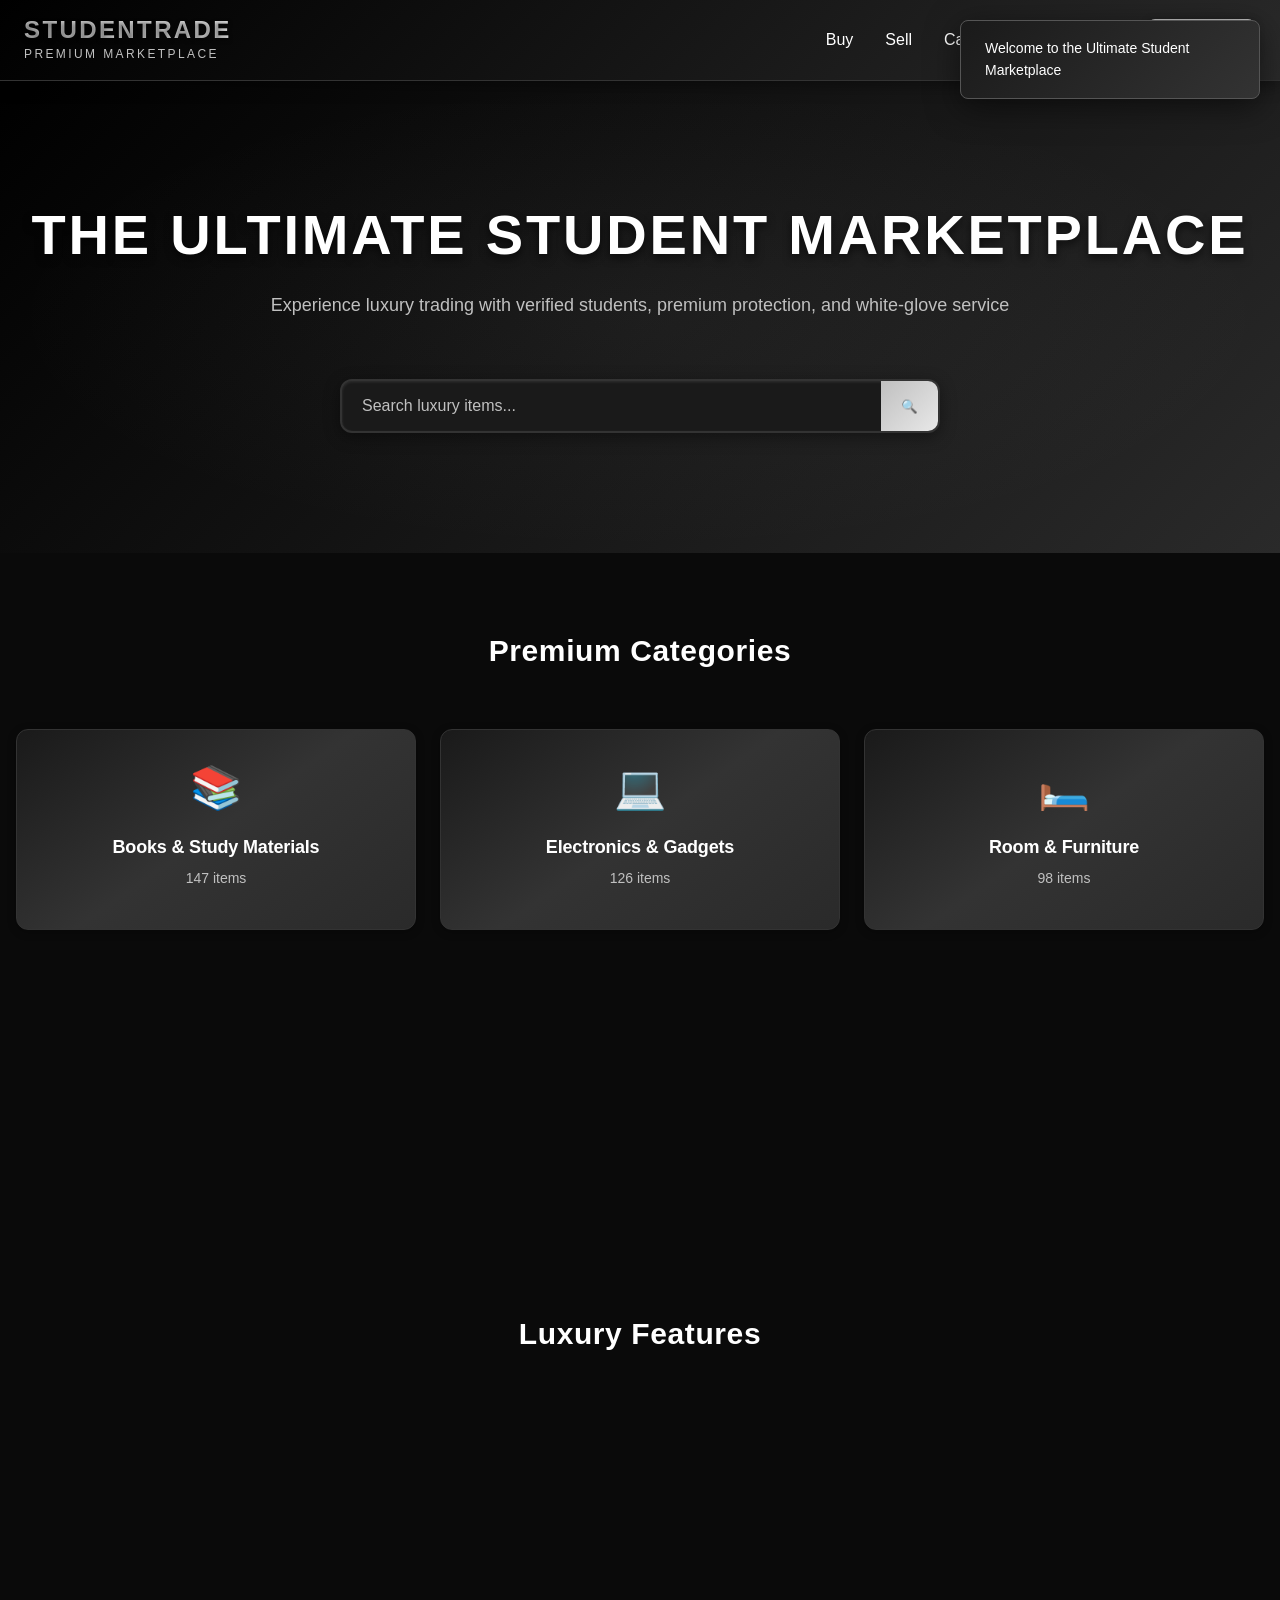
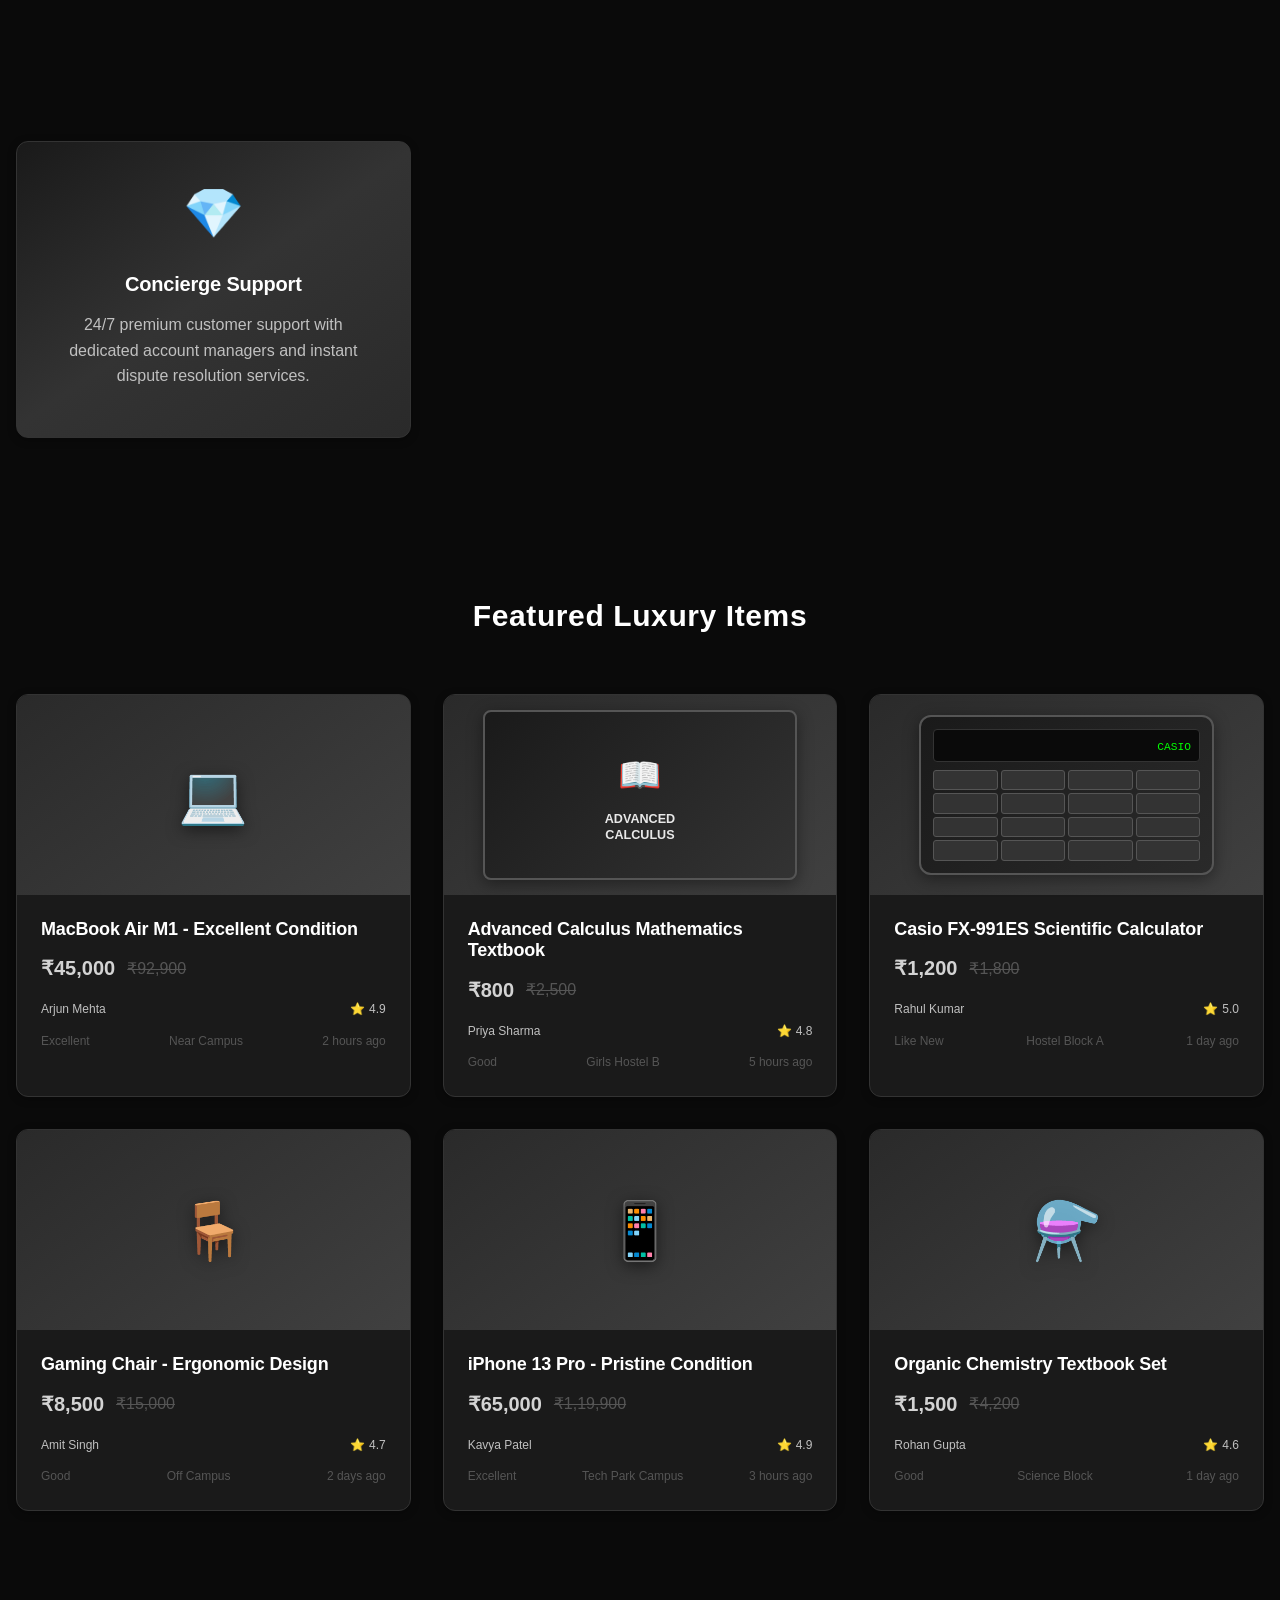
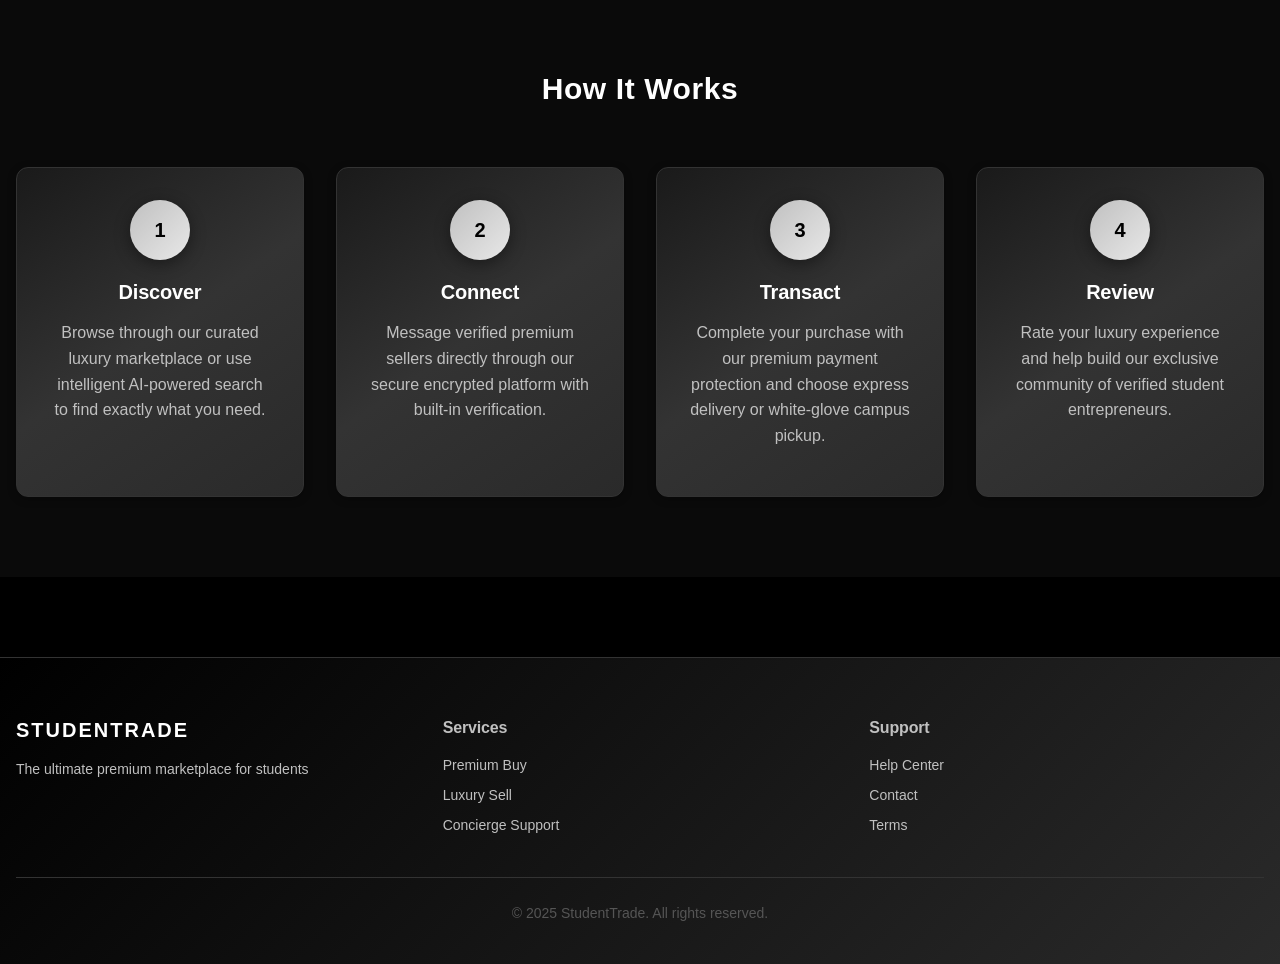
<file: tada/marketplace.html>
<!DOCTYPE html>
<html lang="en">
<head>
    <meta charset="UTF-8">
    <meta name="viewport" content="width=device-width, initial-scale=1.0">
    <title>STUDENTRADE - Premium Marketplace</title>
    <link rel="stylesheet" href="marketplace.css">
</head>
<body>
    <!-- Header -->
    <header class="luxury-header">
        <div class="container header-content">
            <div class="logo-section">
                <h1 class="luxury-logo">STUDENTRADE</h1>
                <p class="luxury-subtitle">PREMIUM MARKETPLACE</p>
            </div>
            <nav class="luxury-nav">
                <a href="#" class="nav-link">Buy</a>
                <a href="#" class="nav-link">Sell</a>
                <a href="#" class="nav-link">Categories</a>
                <a href="#" class="nav-link">Services</a>
                <button class="btn-luxury">Join Now</button>
            </nav>
        </div>
    </header>

    <!-- Hero Section -->
    <section class="luxury-hero">
        <div class="container">
            <div class="hero-content">
                <h1 class="hero-title">THE ULTIMATE STUDENT MARKETPLACE</h1>
                <p class="hero-subtitle">Experience luxury trading with verified students, premium protection, and white-glove service</p>
                
                <div class="premium-search-container">
                    <div class="search-wrapper">
                        <input type="text" class="premium-search" placeholder="Search luxury items...">
                        <button class="search-btn">
                            <span>🔍</span>
                        </button>
                    </div>
                </div>
            </div>
        </div>
    </section>

    <!-- Categories Section -->
    <section class="categories-section">
        <div class="container">
            <h2 class="section-title">Premium Categories</h2>
            <div class="categories-grid" id="categoriesGrid">
                <!-- Categories will be populated by JS -->
            </div>
        </div>
    </section>

    <!-- Features Section -->
    <section class="features-section">
        <div class="container">
            <h2 class="section-title">Luxury Features</h2>
            <div class="features-grid" id="featuresGrid">
                <!-- Features will be populated by JS -->
            </div>
        </div>
    </section>

    <!-- Featured Products -->
    <section class="products-section">
        <div class="container">
            <h2 class="section-title">Featured Luxury Items</h2>
            <div class="products-grid" id="productsGrid">
                <!-- Products will be populated by JS -->
            </div>
        </div>
    </section>

    <!-- How It Works -->
    <section class="steps-section">
        <div class="container">
            <h2 class="section-title">How It Works</h2>
            <div class="steps-grid" id="stepsGrid">
                <!-- Steps will be populated by JS -->
            </div>
        </div>
    </section>

    <!-- Footer -->
    <footer class="luxury-footer">
        <div class="container">
            <div class="footer-content">
                <div class="footer-section">
                    <h3 class="footer-title">STUDENTRADE</h3>
                    <p class="footer-text">The ultimate premium marketplace for students</p>
                </div>
                <div class="footer-section">
                    <h4 class="footer-heading">Services</h4>
                    <ul class="footer-links">
                        <li><a href="#">Premium Buy</a></li>
                        <li><a href="#">Luxury Sell</a></li>
                        <li><a href="#">Concierge Support</a></li>
                    </ul>
                </div>
                <div class="footer-section">
                    <h4 class="footer-heading">Support</h4>
                    <ul class="footer-links">
                        <li><a href="#">Help Center</a></li>
                        <li><a href="#">Contact</a></li>
                        <li><a href="#">Terms</a></li>
                    </ul>
                </div>
            </div>
            <div class="footer-bottom">
                <p>&copy; 2025 StudentTrade. All rights reserved.</p>
            </div>
        </div>
    </footer>

    <script src="marketplace.js"></script>
</body>
</html>
</file>
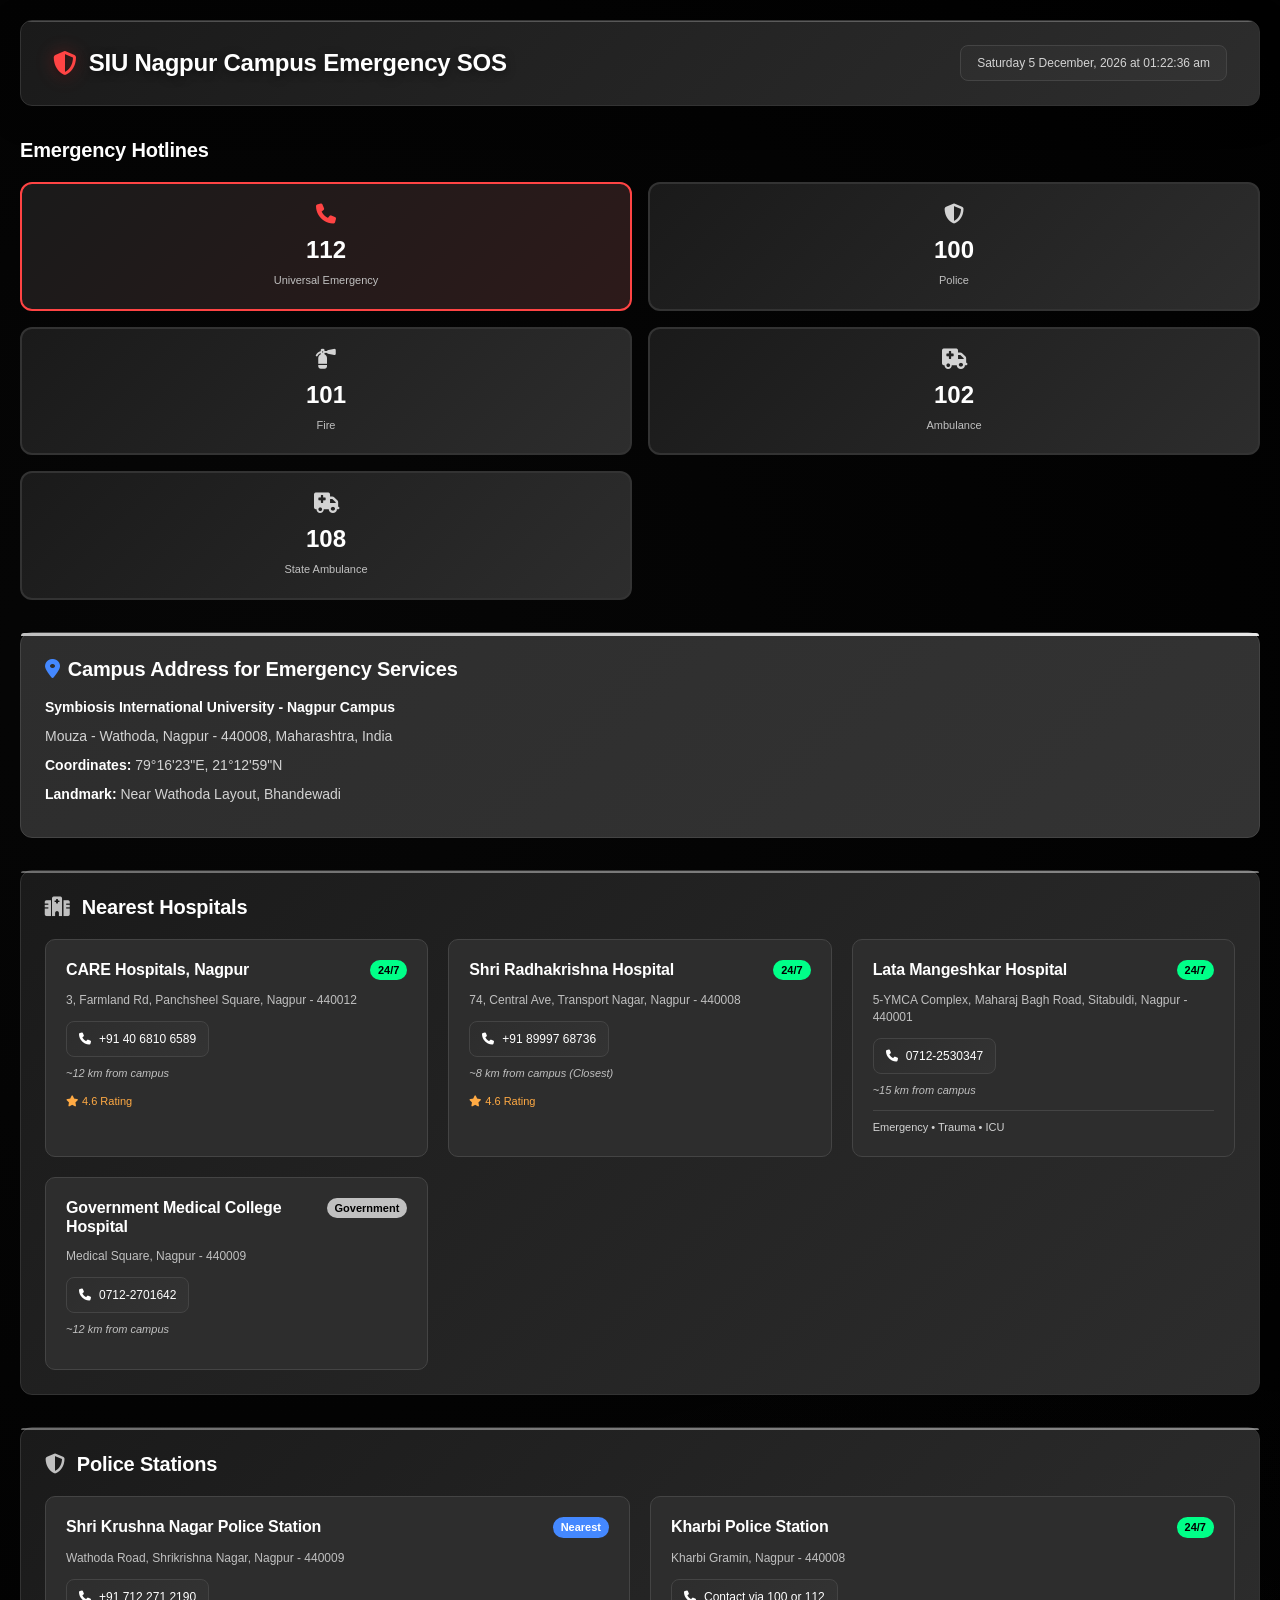
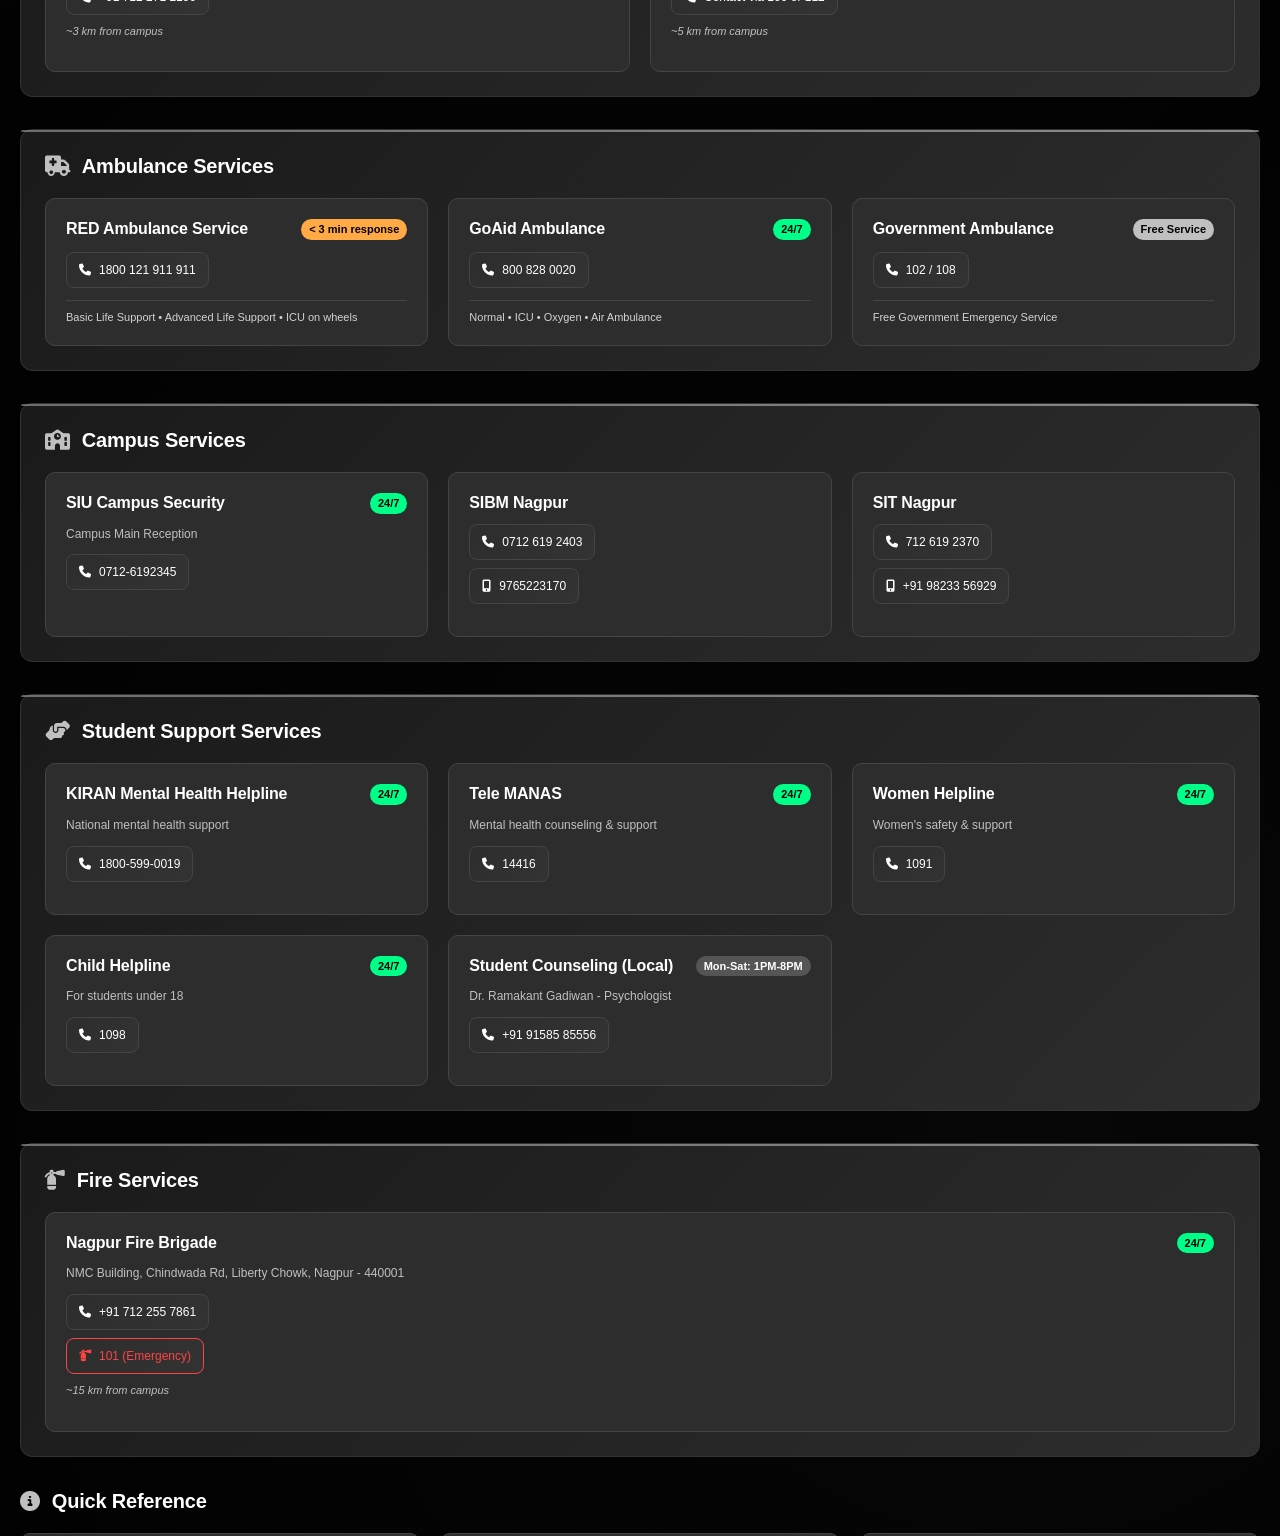
<file: tada/sos.html>
<!DOCTYPE html>
<html lang="en">
<head>
    <meta charset="UTF-8">
    <meta name="viewport" content="width=device-width, initial-scale=1.0">
    <title>SIU Nagpur Emergency SOS</title>
    <link rel="stylesheet" href="sos.css">
    <link href="https://cdnjs.cloudflare.com/ajax/libs/font-awesome/6.4.0/css/all.min.css" rel="stylesheet">
</head>
<body>
    <div class="container">
        <!-- Header Section -->
        <header class="header">
            <div class="header-content">
                <h1 class="title">
                    <i class="fas fa-shield-alt"></i>
                    SIU Nagpur Campus Emergency SOS
                </h1>
                <div class="datetime" id="currentDateTime"></div>
            </div>
        </header>

        <!-- Quick Emergency Numbers -->
        <section class="emergency-quick">
            <h2 class="section-title">Emergency Hotlines</h2>
            <div class="quick-dial">
                <a href="tel:112" class="emergency-btn primary">
                    <i class="fas fa-phone"></i>
                    <span>112</span>
                    <small>Universal Emergency</small>
                </a>
                <a href="tel:100" class="emergency-btn">
                    <i class="fas fa-shield-halved"></i>
                    <span>100</span>
                    <small>Police</small>
                </a>
                <a href="tel:101" class="emergency-btn">
                    <i class="fas fa-fire-extinguisher"></i>
                    <span>101</span>
                    <small>Fire</small>
                </a>
                <a href="tel:102" class="emergency-btn">
                    <i class="fas fa-ambulance"></i>
                    <span>102</span>
                    <small>Ambulance</small>
                </a>
                <a href="tel:108" class="emergency-btn">
                    <i class="fas fa-truck-medical"></i>
                    <span>108</span>
                    <small>State Ambulance</small>
                </a>
            </div>
        </section>

        <!-- Campus Information -->
        <section class="campus-alert">
            <div class="alert-card">
                <h3><i class="fas fa-map-marker-alt"></i> Campus Address for Emergency Services</h3>
                <p><strong>Symbiosis International University - Nagpur Campus</strong></p>
                <p>Mouza - Wathoda, Nagpur - 440008, Maharashtra, India</p>
                <p><strong>Coordinates:</strong> 79°16'23"E, 21°12'59"N</p>
                <p><strong>Landmark:</strong> Near Wathoda Layout, Bhandewadi</p>
            </div>
        </section>

        <!-- Main Emergency Services -->
        <div class="services-grid">
            <!-- Hospitals -->
            <section class="service-section">
                <h2 class="section-title">
                    <i class="fas fa-hospital"></i>
                    Nearest Hospitals
                </h2>
                <div class="service-cards">
                    <div class="service-card">
                        <div class="card-header">
                            <h3>CARE Hospitals, Nagpur</h3>
                            <span class="status-24-7">24/7</span>
                        </div>
                        <p class="address">3, Farmland Rd, Panchsheel Square, Nagpur - 440012</p>
                        <div class="contact-info">
                            <a href="tel:+914068106589" class="contact-btn">
                                <i class="fas fa-phone"></i>
                                +91 40 6810 6589
                            </a>
                            <span class="distance">~12 km from campus</span>
                        </div>
                        <div class="rating">
                            <i class="fas fa-star"></i>
                            <span>4.6 Rating</span>
                        </div>
                    </div>

                    <div class="service-card">
                        <div class="card-header">
                            <h3>Shri Radhakrishna Hospital</h3>
                            <span class="status-24-7">24/7</span>
                        </div>
                        <p class="address">74, Central Ave, Transport Nagar, Nagpur - 440008</p>
                        <div class="contact-info">
                            <a href="tel:+918999768736" class="contact-btn">
                                <i class="fas fa-phone"></i>
                                +91 89997 68736
                            </a>
                            <span class="distance">~8 km from campus (Closest)</span>
                        </div>
                        <div class="rating">
                            <i class="fas fa-star"></i>
                            <span>4.6 Rating</span>
                        </div>
                    </div>

                    <div class="service-card">
                        <div class="card-header">
                            <h3>Lata Mangeshkar Hospital</h3>
                            <span class="status-24-7">24/7</span>
                        </div>
                        <p class="address">5-YMCA Complex, Maharaj Bagh Road, Sitabuldi, Nagpur - 440001</p>
                        <div class="contact-info">
                            <a href="tel:07122530347" class="contact-btn">
                                <i class="fas fa-phone"></i>
                                0712-2530347
                            </a>
                            <span class="distance">~15 km from campus</span>
                        </div>
                        <div class="services">Emergency • Trauma • ICU</div>
                    </div>

                    <div class="service-card">
                        <div class="card-header">
                            <h3>Government Medical College Hospital</h3>
                            <span class="status-govt">Government</span>
                        </div>
                        <p class="address">Medical Square, Nagpur - 440009</p>
                        <div class="contact-info">
                            <a href="tel:07122701642" class="contact-btn">
                                <i class="fas fa-phone"></i>
                                0712-2701642
                            </a>
                            <span class="distance">~12 km from campus</span>
                        </div>
                    </div>
                </div>
            </section>

            <!-- Police Stations -->
            <section class="service-section">
                <h2 class="section-title">
                    <i class="fas fa-shield-halved"></i>
                    Police Stations
                </h2>
                <div class="service-cards">
                    <div class="service-card">
                        <div class="card-header">
                            <h3>Shri Krushna Nagar Police Station</h3>
                            <span class="status-nearest">Nearest</span>
                        </div>
                        <p class="address">Wathoda Road, Shrikrishna Nagar, Nagpur - 440009</p>
                        <div class="contact-info">
                            <a href="tel:+917122712190" class="contact-btn">
                                <i class="fas fa-phone"></i>
                                +91 712 271 2190
                            </a>
                            <span class="distance">~3 km from campus</span>
                        </div>
                    </div>

                    <div class="service-card">
                        <div class="card-header">
                            <h3>Kharbi Police Station</h3>
                            <span class="status-24-7">24/7</span>
                        </div>
                        <p class="address">Kharbi Gramin, Nagpur - 440008</p>
                        <div class="contact-info">
                            <a href="tel:100" class="contact-btn">
                                <i class="fas fa-phone"></i>
                                Contact via 100 or 112
                            </a>
                            <span class="distance">~5 km from campus</span>
                        </div>
                    </div>
                </div>
            </section>

            <!-- Ambulance Services -->
            <section class="service-section">
                <h2 class="section-title">
                    <i class="fas fa-ambulance"></i>
                    Ambulance Services
                </h2>
                <div class="service-cards">
                    <div class="service-card">
                        <div class="card-header">
                            <h3>RED Ambulance Service</h3>
                            <span class="status-fast">< 3 min response</span>
                        </div>
                        <div class="contact-info">
                            <a href="tel:18001219119111" class="contact-btn">
                                <i class="fas fa-phone"></i>
                                1800 121 911 911
                            </a>
                        </div>
                        <div class="services">Basic Life Support • Advanced Life Support • ICU on wheels</div>
                    </div>

                    <div class="service-card">
                        <div class="card-header">
                            <h3>GoAid Ambulance</h3>
                            <span class="status-24-7">24/7</span>
                        </div>
                        <div class="contact-info">
                            <a href="tel:8008280020" class="contact-btn">
                                <i class="fas fa-phone"></i>
                                800 828 0020
                            </a>
                        </div>
                        <div class="services">Normal • ICU • Oxygen • Air Ambulance</div>
                    </div>

                    <div class="service-card">
                        <div class="card-header">
                            <h3>Government Ambulance</h3>
                            <span class="status-free">Free Service</span>
                        </div>
                        <div class="contact-info">
                            <a href="tel:102" class="contact-btn">
                                <i class="fas fa-phone"></i>
                                102 / 108
                            </a>
                        </div>
                        <div class="services">Free Government Emergency Service</div>
                    </div>
                </div>
            </section>

            <!-- Campus Services -->
            <section class="service-section">
                <h2 class="section-title">
                    <i class="fas fa-school"></i>
                    Campus Services
                </h2>
                <div class="service-cards">
                    <div class="service-card">
                        <div class="card-header">
                            <h3>SIU Campus Security</h3>
                            <span class="status-24-7">24/7</span>
                        </div>
                        <p class="address">Campus Main Reception</p>
                        <div class="contact-info">
                            <a href="tel:07126192345" class="contact-btn">
                                <i class="fas fa-phone"></i>
                                0712-6192345
                            </a>
                        </div>
                    </div>

                    <div class="service-card">
                        <div class="card-header">
                            <h3>SIBM Nagpur</h3>
                        </div>
                        <div class="contact-info">
                            <a href="tel:07126192403" class="contact-btn">
                                <i class="fas fa-phone"></i>
                                0712 619 2403
                            </a>
                            <a href="tel:9765223170" class="contact-btn">
                                <i class="fas fa-mobile-alt"></i>
                                9765223170
                            </a>
                        </div>
                    </div>

                    <div class="service-card">
                        <div class="card-header">
                            <h3>SIT Nagpur</h3>
                        </div>
                        <div class="contact-info">
                            <a href="tel:7126192370" class="contact-btn">
                                <i class="fas fa-phone"></i>
                                712 619 2370
                            </a>
                            <a href="tel:+919823356929" class="contact-btn">
                                <i class="fas fa-mobile-alt"></i>
                                +91 98233 56929
                            </a>
                        </div>
                    </div>
                </div>
            </section>

            <!-- Student Support -->
            <section class="service-section">
                <h2 class="section-title">
                    <i class="fas fa-hands-helping"></i>
                    Student Support Services
                </h2>
                <div class="service-cards">
                    <div class="service-card">
                        <div class="card-header">
                            <h3>KIRAN Mental Health Helpline</h3>
                            <span class="status-24-7">24/7</span>
                        </div>
                        <p class="description">National mental health support</p>
                        <div class="contact-info">
                            <a href="tel:18005990019" class="contact-btn">
                                <i class="fas fa-phone"></i>
                                1800-599-0019
                            </a>
                        </div>
                    </div>

                    <div class="service-card">
                        <div class="card-header">
                            <h3>Tele MANAS</h3>
                            <span class="status-24-7">24/7</span>
                        </div>
                        <p class="description">Mental health counseling & support</p>
                        <div class="contact-info">
                            <a href="tel:14416" class="contact-btn">
                                <i class="fas fa-phone"></i>
                                14416
                            </a>
                        </div>
                    </div>

                    <div class="service-card">
                        <div class="card-header">
                            <h3>Women Helpline</h3>
                            <span class="status-24-7">24/7</span>
                        </div>
                        <p class="description">Women's safety & support</p>
                        <div class="contact-info">
                            <a href="tel:1091" class="contact-btn">
                                <i class="fas fa-phone"></i>
                                1091
                            </a>
                        </div>
                    </div>

                    <div class="service-card">
                        <div class="card-header">
                            <h3>Child Helpline</h3>
                            <span class="status-24-7">24/7</span>
                        </div>
                        <p class="description">For students under 18</p>
                        <div class="contact-info">
                            <a href="tel:1098" class="contact-btn">
                                <i class="fas fa-phone"></i>
                                1098
                            </a>
                        </div>
                    </div>

                    <div class="service-card">
                        <div class="card-header">
                            <h3>Student Counseling (Local)</h3>
                            <span class="status-hours">Mon-Sat: 1PM-8PM</span>
                        </div>
                        <p class="description">Dr. Ramakant Gadiwan - Psychologist</p>
                        <div class="contact-info">
                            <a href="tel:+919158585556" class="contact-btn">
                                <i class="fas fa-phone"></i>
                                +91 91585 85556
                            </a>
                        </div>
                    </div>
                </div>
            </section>

            <!-- Fire Services -->
            <section class="service-section">
                <h2 class="section-title">
                    <i class="fas fa-fire-extinguisher"></i>
                    Fire Services
                </h2>
                <div class="service-cards">
                    <div class="service-card">
                        <div class="card-header">
                            <h3>Nagpur Fire Brigade</h3>
                            <span class="status-24-7">24/7</span>
                        </div>
                        <p class="address">NMC Building, Chindwada Rd, Liberty Chowk, Nagpur - 440001</p>
                        <div class="contact-info">
                            <a href="tel:+917122557861" class="contact-btn">
                                <i class="fas fa-phone"></i>
                                +91 712 255 7861
                            </a>
                            <a href="tel:101" class="contact-btn emergency">
                                <i class="fas fa-fire-extinguisher"></i>
                                101 (Emergency)
                            </a>
                            <span class="distance">~15 km from campus</span>
                        </div>
                    </div>
                </div>
            </section>
        </div>

        <!-- Quick Reference -->
        <section class="quick-reference">
            <h2 class="section-title">
                <i class="fas fa-info-circle"></i>
                Quick Reference
            </h2>
            <div class="reference-grid">
                <div class="reference-card">
                    <h3><i class="fas fa-train"></i> Nearest Railway Station</h3>
                    <p>Nagpur Junction (10 km)</p>
                </div>
                <div class="reference-card">
                    <h3><i class="fas fa-plane"></i> Nearest Airport</h3>
                    <p>Sonegaon-Nagpur Airport (17 km)</p>
                </div>
                <div class="reference-card">
                    <h3><i class="fas fa-hashtag"></i> Area Details</h3>
                    <p>Area Code: 0712<br>Pincode: 440008</p>
                </div>
            </div>
        </section>

        <!-- Footer -->
        <footer class="footer">
            <p>Stay Safe • Stay Connected • SIU Nagpur Campus Emergency Services</p>
            <p class="footer-note">In case of emergency, always dial 112 for immediate assistance</p>
        </footer>
    </div>

    <script src="sos.js"></script>
</body>
</html>
</file>
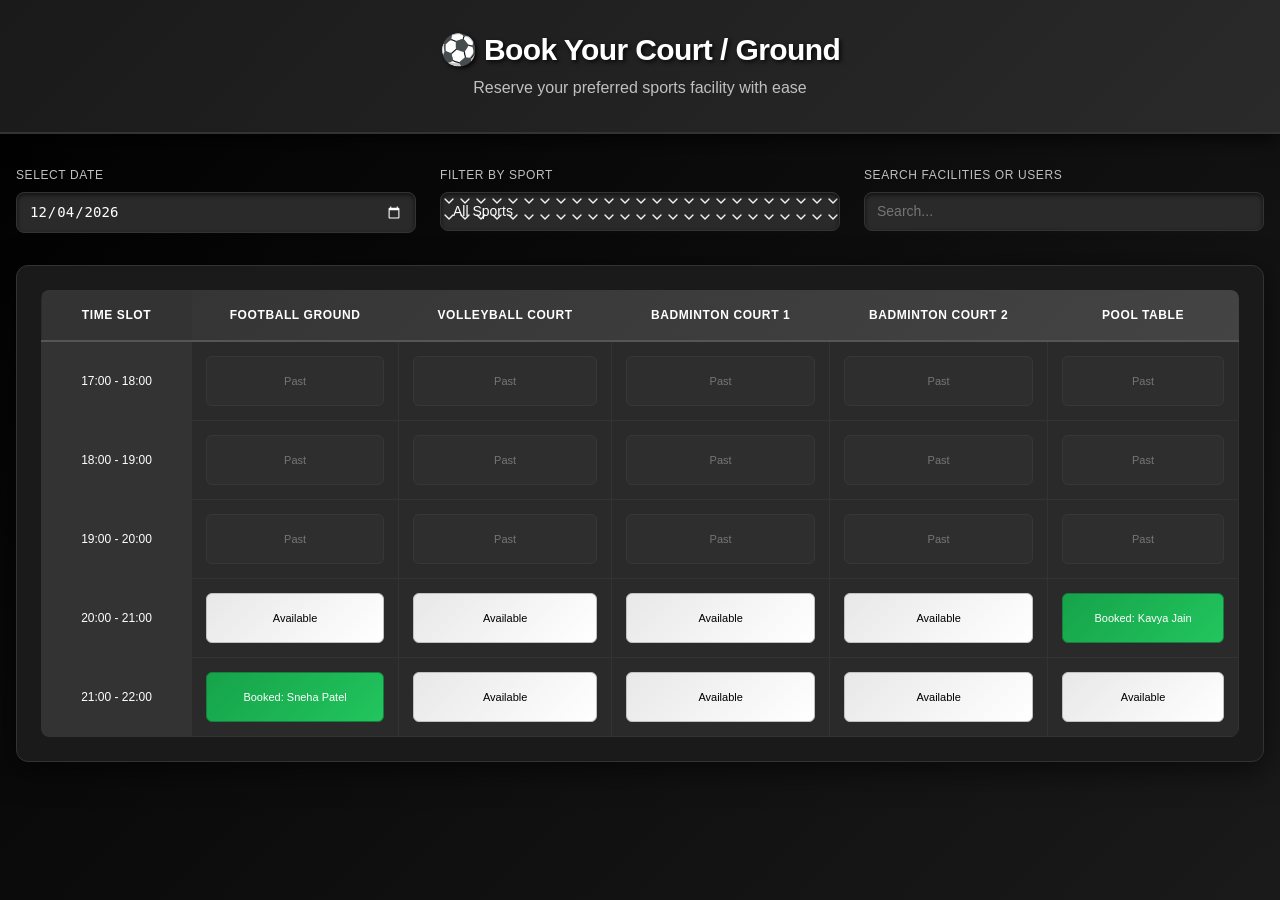
<file: tada/sportsbooking.html>
<!DOCTYPE html>
<html lang="en" data-color-scheme="dark">
<head>
    <meta charset="UTF-8">
    <meta name="viewport" content="width=device-width, initial-scale=1.0">
    <title>Campus Sports Booking</title>
    <link rel="stylesheet" href="sportsbooking.css">
</head>
<body>
    <div class="app-container">
        <!-- Header Section -->
        <header class="header">
            <div class="container">
                <h1 class="header__title">⚽ Book Your Court / Ground</h1>
                <p class="header__subtitle">Reserve your preferred sports facility with ease</p>
            </div>
        </header>

        <!-- Main Content -->
        <main class="main-content">
            <div class="container">
                <!-- Controls Section -->
                <section class="controls-section">
                    <div class="controls-grid">
                        <!-- Date Picker -->
                        <div class="control-group">
                            <label for="date-picker" class="form-label">Select Date</label>
                            <input type="date" id="date-picker" class="form-control date-input" />
                        </div>

                        <!-- Sport Filter -->
                        <div class="control-group">
                            <label for="sport-filter" class="form-label">Filter by Sport</label>
                            <select id="sport-filter" class="form-control">
                                <option value="all">All Sports</option>
                                <option value="football">Football</option>
                                <option value="volleyball">Volleyball</option>
                                <option value="badminton">Badminton</option>
                                <option value="pool">Pool Table</option>
                            </select>
                        </div>

                        <!-- Search Bar -->
                        <div class="control-group">
                            <label for="search-input" class="form-label">Search Facilities or Users</label>
                            <input type="text" id="search-input" class="form-control" placeholder="Search..." />
                        </div>
                    </div>
                </section>

                <!-- Booking Grid Section -->
                <section class="booking-section">
                    <div class="booking-grid-container">
                        <table class="booking-grid" id="booking-grid">
                            <thead>
                                <tr>
                                    <th class="time-header">Time Slot</th>
                                    <th class="facility-header" data-sport="football">Football Ground</th>
                                    <th class="facility-header" data-sport="volleyball">Volleyball Court</th>
                                    <th class="facility-header" data-sport="badminton">Badminton Court 1</th>
                                    <th class="facility-header" data-sport="badminton">Badminton Court 2</th>
                                    <th class="facility-header" data-sport="pool">Pool Table</th>
                                </tr>
                            </thead>
                            <tbody id="booking-tbody">
                                <!-- Time slots will be populated by JavaScript -->
                            </tbody>
                        </table>
                    </div>
                </section>
            </div>
        </main>
    </div>

    <!-- Booking Modal -->
    <div class="modal hidden" id="booking-modal">
        <div class="modal-backdrop"></div>
        <div class="modal-content">
            <div class="modal-header">
                <h3 class="modal-title">Confirm Booking</h3>
                <button class="modal-close" id="modal-close">&times;</button>
            </div>
            <div class="modal-body">
                <p id="booking-details"></p>
                <div class="form-group">
                    <label for="user-name" class="form-label">Your Name</label>
                    <input type="text" id="user-name" class="form-control" placeholder="Enter your name" required>
                </div>
            </div>
            <div class="modal-footer">
                <button class="btn btn--secondary" id="cancel-booking">Cancel</button>
                <button class="btn btn--primary" id="confirm-booking">Confirm Booking</button>
            </div>
        </div>
    </div>

    <!-- Success Toast -->
    <div class="toast hidden" id="success-toast">
        <div class="toast-content">
            <span class="toast-icon">✅</span>
            <span class="toast-message">Booking confirmed successfully!</span>
        </div>
    </div>

    <script src="sportsbooking.js"></script>
</body>
</html>
</file>
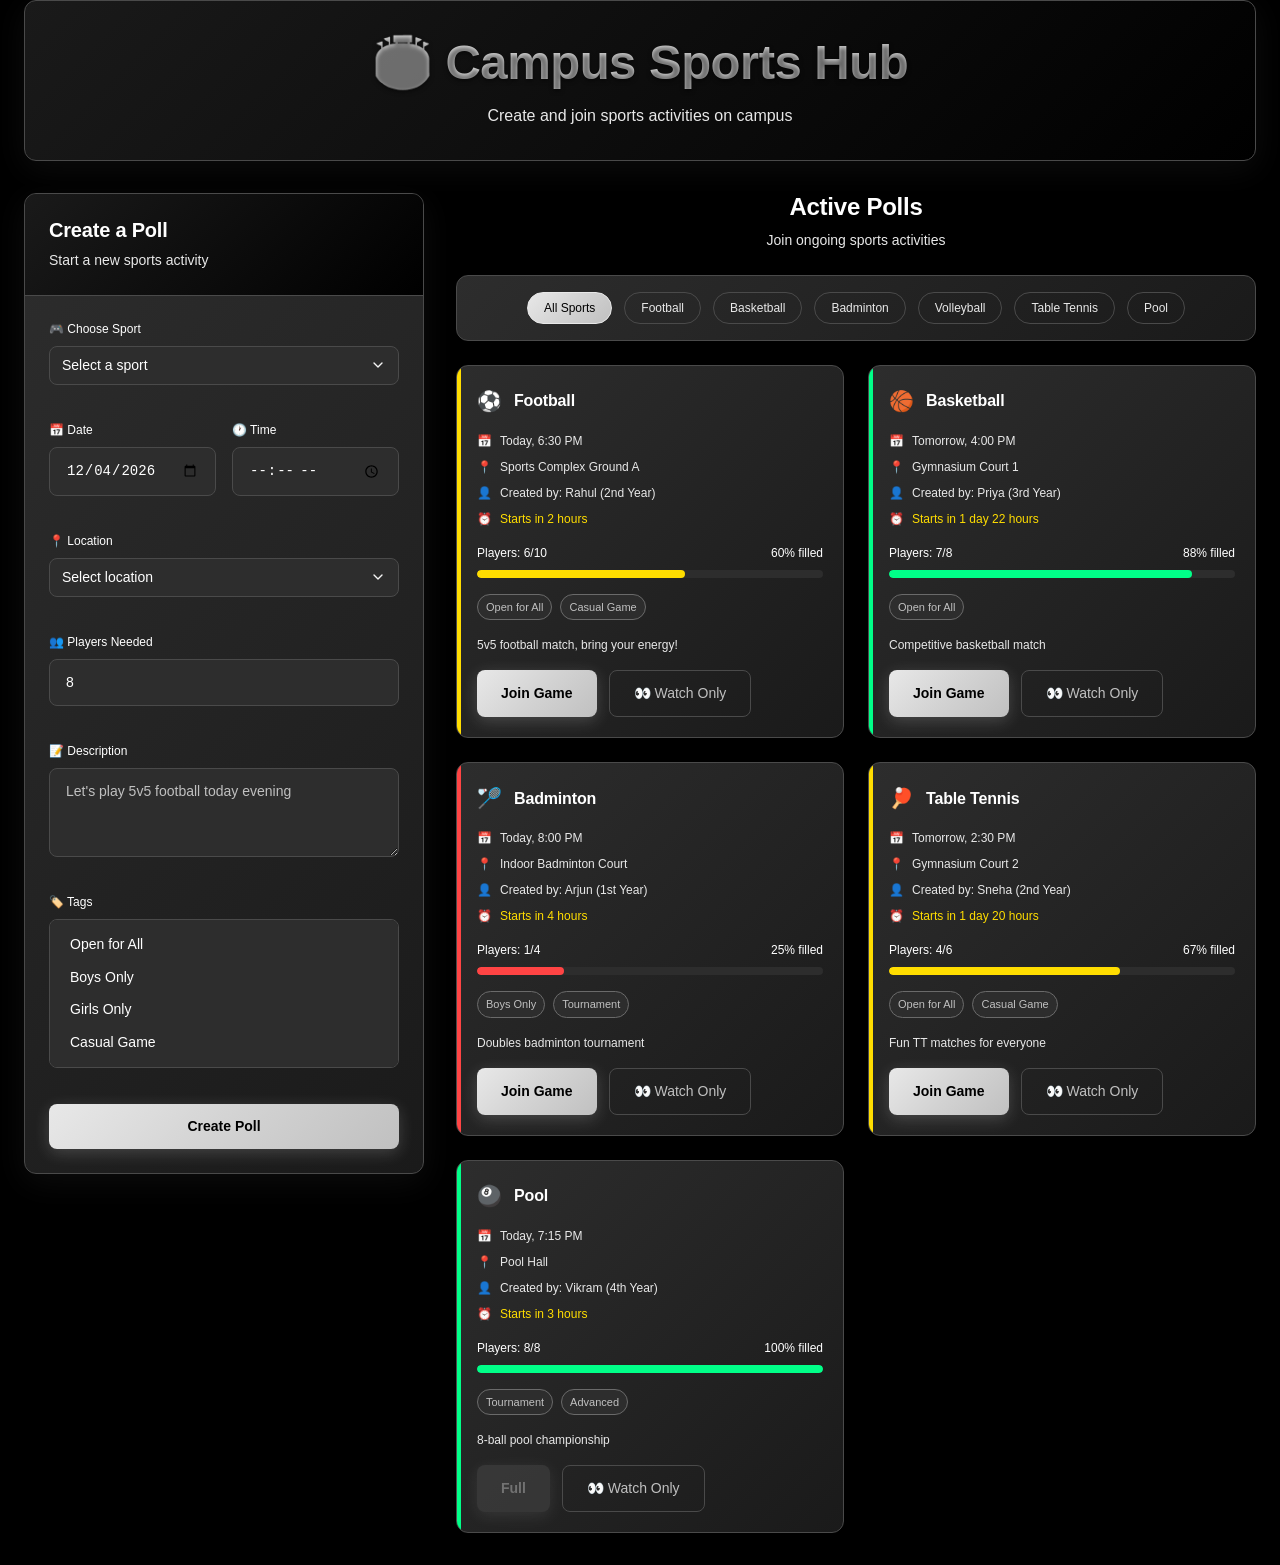
<file: tada/sportshub.html>
<!DOCTYPE html>
<html lang="en" data-color-scheme="dark">
<head>
    <meta charset="UTF-8">
    <meta name="viewport" content="width=device-width, initial-scale=1.0">
    <title>🏟️ Campus Sports Hub</title>
    <link rel="stylesheet" href="sportshub.css">
</head>
<body>
    <div class="container">
        <!-- Header -->
        <header class="header">
            <h1 class="header__title">🏟️ Campus Sports Hub</h1>
            <p class="header__subtitle">Create and join sports activities on campus</p>
        </header>

        <!-- Main Content -->
        <main class="main-content">
            <!-- Create Poll Section -->
            <section class="create-poll-section">
                <div class="card">
                    <div class="card__header">
                        <h2>Create a Poll</h2>
                        <p>Start a new sports activity</p>
                    </div>
                    <div class="card__body">
                        <form id="createPollForm" class="create-poll-form">
                            <div class="form-group">
                                <label for="sport" class="form-label">🎮 Choose Sport</label>
                                <select id="sport" name="sport" class="form-control" required>
                                    <option value="">Select a sport</option>
                                    <option value="Football">⚽ Football</option>
                                    <option value="Volleyball">🏐 Volleyball</option>
                                    <option value="Basketball">🏀 Basketball</option>
                                    <option value="Pool">🎱 Pool</option>
                                    <option value="Table Tennis">🏓 Table Tennis</option>
                                    <option value="Badminton">🏸 Badminton</option>
                                </select>
                            </div>

                            <div class="form-row">
                                <div class="form-group">
                                    <label for="date" class="form-label">📅 Date</label>
                                    <input type="date" id="date" name="date" class="form-control" required>
                                </div>
                                <div class="form-group">
                                    <label for="time" class="form-label">🕐 Time</label>
                                    <input type="time" id="time" name="time" class="form-control" required>
                                </div>
                            </div>

                            <div class="form-group">
                                <label for="location" class="form-label">📍 Location</label>
                                <select id="location" name="location" class="form-control" required>
                                    <option value="">Select location</option>
                                    <option value="Sports Complex Ground A">Sports Complex Ground A</option>
                                    <option value="Sports Complex Ground B">Sports Complex Ground B</option>
                                    <option value="Gymnasium Court 1">Gymnasium Court 1</option>
                                    <option value="Gymnasium Court 2">Gymnasium Court 2</option>
                                    <option value="Pool Hall">Pool Hall</option>
                                    <option value="Indoor Badminton Court">Indoor Badminton Court</option>
                                </select>
                            </div>

                            <div class="form-group">
                                <label for="playersNeeded" class="form-label">👥 Players Needed</label>
                                <input type="number" id="playersNeeded" name="playersNeeded" class="form-control" min="2" max="20" value="8" required>
                            </div>

                            <div class="form-group">
                                <label for="description" class="form-label">📝 Description</label>
                                <textarea id="description" name="description" class="form-control" rows="3" placeholder="Let's play 5v5 football today evening" required></textarea>
                            </div>

                            <div class="form-group">
                                <label for="tags" class="form-label">🏷️ Tags</label>
                                <select id="tags" name="tags" class="form-control" multiple>
                                    <option value="Open for All">Open for All</option>
                                    <option value="Boys Only">Boys Only</option>
                                    <option value="Girls Only">Girls Only</option>
                                    <option value="Casual Game">Casual Game</option>
                                    <option value="Tournament">Tournament</option>
                                    <option value="Beginner">Beginner</option>
                                    <option value="Advanced">Advanced</option>
                                </select>
                            </div>

                            <button type="submit" class="btn btn--primary btn--full-width">Create Poll</button>
                        </form>
                    </div>
                </div>
            </section>

            <!-- Active Polls Section -->
            <section class="active-polls-section">
                <div class="active-polls-header">
                    <h2>Active Polls</h2>
                    <p>Join ongoing sports activities</p>
                </div>

                <!-- Filter Bar -->
                <div class="filter-bar">
                    <button class="filter-btn active" data-sport="all">All Sports</button>
                    <button class="filter-btn" data-sport="Football">Football</button>
                    <button class="filter-btn" data-sport="Basketball">Basketball</button>
                    <button class="filter-btn" data-sport="Badminton">Badminton</button>
                    <button class="filter-btn" data-sport="Volleyball">Volleyball</button>
                    <button class="filter-btn" data-sport="Table Tennis">Table Tennis</button>
                    <button class="filter-btn" data-sport="Pool">Pool</button>
                </div>

                <!-- Polls Grid -->
                <div id="pollsGrid" class="polls-grid">
                    <!-- Sample polls will be inserted here by JavaScript -->
                </div>
            </section>
        </main>
    </div>

    <!-- Success Alert Modal -->
    <div id="successAlert" class="alert-modal hidden">
        <div class="alert-content">
            <div class="alert-icon">✅</div>
            <h3>Poll Created Successfully!</h3>
            <p>Your sports activity has been posted and is now visible to other students.</p>
            <button id="closeAlert" class="btn btn--primary">Great!</button>
        </div>
    </div>

    <script src="sportshub.js"></script>
</body>
</html>
</file>
<file: tada/marketplace.css>
:root {
  /* Primitive Color Tokens */
  --color-white: rgba(255, 255, 255, 1);
  --color-black: rgba(0, 0, 0, 1);
  --color-cream-50: rgba(252, 252, 249, 1);
  --color-cream-100: rgba(255, 255, 253, 1);
  --color-gray-200: rgba(245, 245, 245, 1);
  --color-gray-300: rgba(167, 169, 169, 1);
  --color-gray-400: rgba(119, 124, 124, 1);
  --color-slate-500: rgba(98, 108, 113, 1);
  --color-brown-600: rgba(94, 82, 64, 1);
  --color-charcoal-700: rgba(31, 33, 33, 1);
  --color-charcoal-800: rgba(38, 40, 40, 1);
  --color-slate-900: rgba(19, 52, 59, 1);
  --color-teal-300: rgba(50, 184, 198, 1);
  --color-teal-400: rgba(45, 166, 178, 1);
  --color-teal-500: rgba(33, 128, 141, 1);
  --color-teal-600: rgba(29, 116, 128, 1);
  --color-teal-700: rgba(26, 104, 115, 1);
  --color-teal-800: rgba(41, 150, 161, 1);
  --color-red-400: rgba(255, 84, 89, 1);
  --color-red-500: rgba(192, 21, 47, 1);
  --color-orange-400: rgba(230, 129, 97, 1);
  --color-orange-500: rgba(168, 75, 47, 1);

  /* RGB versions for opacity control */
  --color-brown-600-rgb: 94, 82, 64;
  --color-teal-500-rgb: 33, 128, 141;
  --color-slate-900-rgb: 19, 52, 59;
  --color-slate-500-rgb: 98, 108, 113;
  --color-red-500-rgb: 192, 21, 47;
  --color-red-400-rgb: 255, 84, 89;
  --color-orange-500-rgb: 168, 75, 47;
  --color-orange-400-rgb: 230, 129, 97;

  /* Background color tokens (Light Mode) */
  --color-bg-1: rgba(59, 130, 246, 0.08); /* Light blue */
  --color-bg-2: rgba(245, 158, 11, 0.08); /* Light yellow */
  --color-bg-3: rgba(34, 197, 94, 0.08); /* Light green */
  --color-bg-4: rgba(239, 68, 68, 0.08); /* Light red */
  --color-bg-5: rgba(147, 51, 234, 0.08); /* Light purple */
  --color-bg-6: rgba(249, 115, 22, 0.08); /* Light orange */
  --color-bg-7: rgba(236, 72, 153, 0.08); /* Light pink */
  --color-bg-8: rgba(6, 182, 212, 0.08); /* Light cyan */

  /* Semantic Color Tokens (Light Mode) */
  --color-background: var(--color-cream-50);
  --color-surface: var(--color-cream-100);
  --color-text: var(--color-slate-900);
  --color-text-secondary: var(--color-slate-500);
  --color-primary: var(--color-teal-500);
  --color-primary-hover: var(--color-teal-600);
  --color-primary-active: var(--color-teal-700);
  --color-secondary: rgba(var(--color-brown-600-rgb), 0.12);
  --color-secondary-hover: rgba(var(--color-brown-600-rgb), 0.2);
  --color-secondary-active: rgba(var(--color-brown-600-rgb), 0.25);
  --color-border: rgba(var(--color-brown-600-rgb), 0.2);
  --color-btn-primary-text: var(--color-cream-50);
  --color-card-border: rgba(var(--color-brown-600-rgb), 0.12);
  --color-card-border-inner: rgba(var(--color-brown-600-rgb), 0.12);
  --color-error: var(--color-red-500);
  --color-success: var(--color-teal-500);
  --color-warning: var(--color-orange-500);
  --color-info: var(--color-slate-500);
  --color-focus-ring: rgba(var(--color-teal-500-rgb), 0.4);
  --color-select-caret: rgba(var(--color-slate-900-rgb), 0.8);

  /* Common style patterns */
  --focus-ring: 0 0 0 3px var(--color-focus-ring);
  --focus-outline: 2px solid var(--color-primary);
  --status-bg-opacity: 0.15;
  --status-border-opacity: 0.25;
  --select-caret-light: url("data:image/svg+xml,%3Csvg xmlns='http://www.w3.org/2000/svg' width='16' height='16' viewBox='0 0 24 24' fill='none' stroke='%23134252' stroke-width='2' stroke-linecap='round' stroke-linejoin='round'%3E%3Cpolyline points='6 9 12 15 18 9'%3E%3C/polyline%3E%3C/svg%3E");
  --select-caret-dark: url("data:image/svg+xml,%3Csvg xmlns='http://www.w3.org/2000/svg' width='16' height='16' viewBox='0 0 24 24' fill='none' stroke='%23f5f5f5' stroke-width='2' stroke-linecap='round' stroke-linejoin='round'%3E%3Cpolyline points='6 9 12 15 18 9'%3E%3C/polyline%3E%3C/svg%3E");

  /* RGB versions for opacity control */
  --color-success-rgb: 33, 128, 141;
  --color-error-rgb: 192, 21, 47;
  --color-warning-rgb: 168, 75, 47;
  --color-info-rgb: 98, 108, 113;

  /* Typography */
  --font-family-base: "FKGroteskNeue", "Geist", "Inter", -apple-system,
    BlinkMacSystemFont, "Segoe UI", Roboto, sans-serif;
  --font-family-mono: "Berkeley Mono", ui-monospace, SFMono-Regular, Menlo,
    Monaco, Consolas, monospace;
  --font-size-xs: 11px;
  --font-size-sm: 12px;
  --font-size-base: 14px;
  --font-size-md: 14px;
  --font-size-lg: 16px;
  --font-size-xl: 18px;
  --font-size-2xl: 20px;
  --font-size-3xl: 24px;
  --font-size-4xl: 30px;
  --font-weight-normal: 400;
  --font-weight-medium: 500;
  --font-weight-semibold: 550;
  --font-weight-bold: 600;
  --line-height-tight: 1.2;
  --line-height-normal: 1.5;
  --letter-spacing-tight: -0.01em;

  /* Spacing */
  --space-0: 0;
  --space-1: 1px;
  --space-2: 2px;
  --space-4: 4px;
  --space-6: 6px;
  --space-8: 8px;
  --space-10: 10px;
  --space-12: 12px;
  --space-16: 16px;
  --space-20: 20px;
  --space-24: 24px;
  --space-32: 32px;

  /* Border Radius */
  --radius-sm: 6px;
  --radius-base: 8px;
  --radius-md: 10px;
  --radius-lg: 12px;
  --radius-full: 9999px;

  /* Shadows */
  --shadow-xs: 0 1px 2px rgba(0, 0, 0, 0.02);
  --shadow-sm: 0 1px 3px rgba(0, 0, 0, 0.04), 0 1px 2px rgba(0, 0, 0, 0.02);
  --shadow-md: 0 4px 6px -1px rgba(0, 0, 0, 0.04),
    0 2px 4px -1px rgba(0, 0, 0, 0.02);
  --shadow-lg: 0 10px 15px -3px rgba(0, 0, 0, 0.04),
    0 4px 6px -2px rgba(0, 0, 0, 0.02);
  --shadow-inset-sm: inset 0 1px 0 rgba(255, 255, 255, 0.15),
    inset 0 -1px 0 rgba(0, 0, 0, 0.03);

  /* Animation */
  --duration-fast: 150ms;
  --duration-normal: 250ms;
  --ease-standard: cubic-bezier(0.16, 1, 0.3, 1);

  /* Layout */
  --container-sm: 640px;
  --container-md: 768px;
  --container-lg: 1024px;
  --container-xl: 1280px;
}

/* Dark mode colors */
@media (prefers-color-scheme: dark) {
  :root {
    /* RGB versions for opacity control (Dark Mode) */
    --color-gray-400-rgb: 119, 124, 124;
    --color-teal-300-rgb: 50, 184, 198;
    --color-gray-300-rgb: 167, 169, 169;
    --color-gray-200-rgb: 245, 245, 245;

    /* Background color tokens (Dark Mode) */
    --color-bg-1: rgba(29, 78, 216, 0.15); /* Dark blue */
    --color-bg-2: rgba(180, 83, 9, 0.15); /* Dark yellow */
    --color-bg-3: rgba(21, 128, 61, 0.15); /* Dark green */
    --color-bg-4: rgba(185, 28, 28, 0.15); /* Dark red */
    --color-bg-5: rgba(107, 33, 168, 0.15); /* Dark purple */
    --color-bg-6: rgba(194, 65, 12, 0.15); /* Dark orange */
    --color-bg-7: rgba(190, 24, 93, 0.15); /* Dark pink */
    --color-bg-8: rgba(8, 145, 178, 0.15); /* Dark cyan */
    
    /* Semantic Color Tokens (Dark Mode) */
    --color-background: var(--color-charcoal-700);
    --color-surface: var(--color-charcoal-800);
    --color-text: var(--color-gray-200);
    --color-text-secondary: rgba(var(--color-gray-300-rgb), 0.7);
    --color-primary: var(--color-teal-300);
    --color-primary-hover: var(--color-teal-400);
    --color-primary-active: var(--color-teal-800);
    --color-secondary: rgba(var(--color-gray-400-rgb), 0.15);
    --color-secondary-hover: rgba(var(--color-gray-400-rgb), 0.25);
    --color-secondary-active: rgba(var(--color-gray-400-rgb), 0.3);
    --color-border: rgba(var(--color-gray-400-rgb), 0.3);
    --color-error: var(--color-red-400);
    --color-success: var(--color-teal-300);
    --color-warning: var(--color-orange-400);
    --color-info: var(--color-gray-300);
    --color-focus-ring: rgba(var(--color-teal-300-rgb), 0.4);
    --color-btn-primary-text: var(--color-slate-900);
    --color-card-border: rgba(var(--color-gray-400-rgb), 0.2);
    --color-card-border-inner: rgba(var(--color-gray-400-rgb), 0.15);
    --shadow-inset-sm: inset 0 1px 0 rgba(255, 255, 255, 0.1),
      inset 0 -1px 0 rgba(0, 0, 0, 0.15);
    --button-border-secondary: rgba(var(--color-gray-400-rgb), 0.2);
    --color-border-secondary: rgba(var(--color-gray-400-rgb), 0.2);
    --color-select-caret: rgba(var(--color-gray-200-rgb), 0.8);

    /* Common style patterns - updated for dark mode */
    --focus-ring: 0 0 0 3px var(--color-focus-ring);
    --focus-outline: 2px solid var(--color-primary);
    --status-bg-opacity: 0.15;
    --status-border-opacity: 0.25;
    --select-caret-light: url("data:image/svg+xml,%3Csvg xmlns='http://www.w3.org/2000/svg' width='16' height='16' viewBox='0 0 24 24' fill='none' stroke='%23134252' stroke-width='2' stroke-linecap='round' stroke-linejoin='round'%3E%3Cpolyline points='6 9 12 15 18 9'%3E%3C/polyline%3E%3C/svg%3E");
    --select-caret-dark: url("data:image/svg+xml,%3Csvg xmlns='http://www.w3.org/2000/svg' width='16' height='16' viewBox='0 0 24 24' fill='none' stroke='%23f5f5f5' stroke-width='2' stroke-linecap='round' stroke-linejoin='round'%3E%3Cpolyline points='6 9 12 15 18 9'%3E%3C/polyline%3E%3C/svg%3E");

    /* RGB versions for dark mode */
    --color-success-rgb: var(--color-teal-300-rgb);
    --color-error-rgb: var(--color-red-400-rgb);
    --color-warning-rgb: var(--color-orange-400-rgb);
    --color-info-rgb: var(--color-gray-300-rgb);
  }
}

/* Data attribute for manual theme switching */
[data-color-scheme="dark"] {
  /* RGB versions for opacity control (dark mode) */
  --color-gray-400-rgb: 119, 124, 124;
  --color-teal-300-rgb: 50, 184, 198;
  --color-gray-300-rgb: 167, 169, 169;
  --color-gray-200-rgb: 245, 245, 245;

  /* Colorful background palette - Dark Mode */
  --color-bg-1: rgba(29, 78, 216, 0.15); /* Dark blue */
  --color-bg-2: rgba(180, 83, 9, 0.15); /* Dark yellow */
  --color-bg-3: rgba(21, 128, 61, 0.15); /* Dark green */
  --color-bg-4: rgba(185, 28, 28, 0.15); /* Dark red */
  --color-bg-5: rgba(107, 33, 168, 0.15); /* Dark purple */
  --color-bg-6: rgba(194, 65, 12, 0.15); /* Dark orange */
  --color-bg-7: rgba(190, 24, 93, 0.15); /* Dark pink */
  --color-bg-8: rgba(8, 145, 178, 0.15); /* Dark cyan */
  
  /* Semantic Color Tokens (Dark Mode) */
  --color-background: var(--color-charcoal-700);
  --color-surface: var(--color-charcoal-800);
  --color-text: var(--color-gray-200);
  --color-text-secondary: rgba(var(--color-gray-300-rgb), 0.7);
  --color-primary: var(--color-teal-300);
  --color-primary-hover: var(--color-teal-400);
  --color-primary-active: var(--color-teal-800);
  --color-secondary: rgba(var(--color-gray-400-rgb), 0.15);
  --color-secondary-hover: rgba(var(--color-gray-400-rgb), 0.25);
  --color-secondary-active: rgba(var(--color-gray-400-rgb), 0.3);
  --color-border: rgba(var(--color-gray-400-rgb), 0.3);
  --color-error: var(--color-red-400);
  --color-success: var(--color-teal-300);
  --color-warning: var(--color-orange-400);
  --color-info: var(--color-gray-300);
  --color-focus-ring: rgba(var(--color-teal-300-rgb), 0.4);
  --color-btn-primary-text: var(--color-slate-900);
  --color-card-border: rgba(var(--color-gray-400-rgb), 0.15);
  --color-card-border-inner: rgba(var(--color-gray-400-rgb), 0.15);
  --shadow-inset-sm: inset 0 1px 0 rgba(255, 255, 255, 0.1),
    inset 0 -1px 0 rgba(0, 0, 0, 0.15);
  --color-border-secondary: rgba(var(--color-gray-400-rgb), 0.2);
  --color-select-caret: rgba(var(--color-gray-200-rgb), 0.8);

  /* Common style patterns - updated for dark mode */
  --focus-ring: 0 0 0 3px var(--color-focus-ring);
  --focus-outline: 2px solid var(--color-primary);
  --status-bg-opacity: 0.15;
  --status-border-opacity: 0.25;
  --select-caret-light: url("data:image/svg+xml,%3Csvg xmlns='http://www.w3.org/2000/svg' width='16' height='16' viewBox='0 0 24 24' fill='none' stroke='%23134252' stroke-width='2' stroke-linecap='round' stroke-linejoin='round'%3E%3Cpolyline points='6 9 12 15 18 9'%3E%3C/polyline%3E%3C/svg%3E");
  --select-caret-dark: url("data:image/svg+xml,%3Csvg xmlns='http://www.w3.org/2000/svg' width='16' height='16' viewBox='0 0 24 24' fill='none' stroke='%23f5f5f5' stroke-width='2' stroke-linecap='round' stroke-linejoin='round'%3E%3Cpolyline points='6 9 12 15 18 9'%3E%3C/polyline%3E%3C/svg%3E");

  /* RGB versions for dark mode */
  --color-success-rgb: var(--color-teal-300-rgb);
  --color-error-rgb: var(--color-red-400-rgb);
  --color-warning-rgb: var(--color-orange-400-rgb);
  --color-info-rgb: var(--color-gray-300-rgb);
}

[data-color-scheme="light"] {
  /* RGB versions for opacity control (light mode) */
  --color-brown-600-rgb: 94, 82, 64;
  --color-teal-500-rgb: 33, 128, 141;
  --color-slate-900-rgb: 19, 52, 59;
  
  /* Semantic Color Tokens (Light Mode) */
  --color-background: var(--color-cream-50);
  --color-surface: var(--color-cream-100);
  --color-text: var(--color-slate-900);
  --color-text-secondary: var(--color-slate-500);
  --color-primary: var(--color-teal-500);
  --color-primary-hover: var(--color-teal-600);
  --color-primary-active: var(--color-teal-700);
  --color-secondary: rgba(var(--color-brown-600-rgb), 0.12);
  --color-secondary-hover: rgba(var(--color-brown-600-rgb), 0.2);
  --color-secondary-active: rgba(var(--color-brown-600-rgb), 0.25);
  --color-border: rgba(var(--color-brown-600-rgb), 0.2);
  --color-btn-primary-text: var(--color-cream-50);
  --color-card-border: rgba(var(--color-brown-600-rgb), 0.12);
  --color-card-border-inner: rgba(var(--color-brown-600-rgb), 0.12);
  --color-error: var(--color-red-500);
  --color-success: var(--color-teal-500);
  --color-warning: var(--color-orange-500);
  --color-info: var(--color-slate-500);
  --color-focus-ring: rgba(var(--color-teal-500-rgb), 0.4);

  /* RGB versions for light mode */
  --color-success-rgb: var(--color-teal-500-rgb);
  --color-error-rgb: var(--color-red-500-rgb);
  --color-warning-rgb: var(--color-orange-500-rgb);
  --color-info-rgb: var(--color-slate-500-rgb);
}

/* Base styles */
html {
  font-size: var(--font-size-base);
  font-family: var(--font-family-base);
  line-height: var(--line-height-normal);
  color: var(--color-text);
  background-color: var(--color-background);
  -webkit-font-smoothing: antialiased;
  box-sizing: border-box;
}

body {
  margin: 0;
  padding: 0;
}

*,
*::before,
*::after {
  box-sizing: inherit;
}

/* Typography */
h1,
h2,
h3,
h4,
h5,
h6 {
  margin: 0;
  font-weight: var(--font-weight-semibold);
  line-height: var(--line-height-tight);
  color: var(--color-text);
  letter-spacing: var(--letter-spacing-tight);
}

h1 {
  font-size: var(--font-size-4xl);
}
h2 {
  font-size: var(--font-size-3xl);
}
h3 {
  font-size: var(--font-size-2xl);
}
h4 {
  font-size: var(--font-size-xl);
}
h5 {
  font-size: var(--font-size-lg);
}
h6 {
  font-size: var(--font-size-md);
}

p {
  margin: 0 0 var(--space-16) 0;
}

a {
  color: var(--color-primary);
  text-decoration: none;
  transition: color var(--duration-fast) var(--ease-standard);
}

a:hover {
  color: var(--color-primary-hover);
}

code,
pre {
  font-family: var(--font-family-mono);
  font-size: calc(var(--font-size-base) * 0.95);
  background-color: var(--color-secondary);
  border-radius: var(--radius-sm);
}

code {
  padding: var(--space-1) var(--space-4);
}

pre {
  padding: var(--space-16);
  margin: var(--space-16) 0;
  overflow: auto;
  border: 1px solid var(--color-border);
}

pre code {
  background: none;
  padding: 0;
}

/* Buttons */
.btn {
  display: inline-flex;
  align-items: center;
  justify-content: center;
  padding: var(--space-8) var(--space-16);
  border-radius: var(--radius-base);
  font-size: var(--font-size-base);
  font-weight: 500;
  line-height: 1.5;
  cursor: pointer;
  transition: all var(--duration-normal) var(--ease-standard);
  border: none;
  text-decoration: none;
  position: relative;
}

.btn:focus-visible {
  outline: none;
  box-shadow: var(--focus-ring);
}

.btn--primary {
  background: var(--color-primary);
  color: var(--color-btn-primary-text);
}

.btn--primary:hover {
  background: var(--color-primary-hover);
}

.btn--primary:active {
  background: var(--color-primary-active);
}

.btn--secondary {
  background: var(--color-secondary);
  color: var(--color-text);
}

.btn--secondary:hover {
  background: var(--color-secondary-hover);
}

.btn--secondary:active {
  background: var(--color-secondary-active);
}

.btn--outline {
  background: transparent;
  border: 1px solid var(--color-border);
  color: var(--color-text);
}

.btn--outline:hover {
  background: var(--color-secondary);
}

.btn--sm {
  padding: var(--space-4) var(--space-12);
  font-size: var(--font-size-sm);
  border-radius: var(--radius-sm);
}

.btn--lg {
  padding: var(--space-10) var(--space-20);
  font-size: var(--font-size-lg);
  border-radius: var(--radius-md);
}

.btn--full-width {
  width: 100%;
}

.btn:disabled {
  opacity: 0.5;
  cursor: not-allowed;
}

/* Form elements */
.form-control {
  display: block;
  width: 100%;
  padding: var(--space-8) var(--space-12);
  font-size: var(--font-size-md);
  line-height: 1.5;
  color: var(--color-text);
  background-color: var(--color-surface);
  border: 1px solid var(--color-border);
  border-radius: var(--radius-base);
  transition: border-color var(--duration-fast) var(--ease-standard),
    box-shadow var(--duration-fast) var(--ease-standard);
}

textarea.form-control {
  font-family: var(--font-family-base);
  font-size: var(--font-size-base);
}

select.form-control {
  padding: var(--space-8) var(--space-12);
  -webkit-appearance: none;
  -moz-appearance: none;
  appearance: none;
  background-image: var(--select-caret-light);
  background-repeat: no-repeat;
  background-position: right var(--space-12) center;
  background-size: 16px;
  padding-right: var(--space-32);
}

/* Add a dark mode specific caret */
@media (prefers-color-scheme: dark) {
  select.form-control {
    background-image: var(--select-caret-dark);
  }
}

/* Also handle data-color-scheme */
[data-color-scheme="dark"] select.form-control {
  background-image: var(--select-caret-dark);
}

[data-color-scheme="light"] select.form-control {
  background-image: var(--select-caret-light);
}

.form-control:focus {
  border-color: var(--color-primary);
  outline: var(--focus-outline);
}

.form-label {
  display: block;
  margin-bottom: var(--space-8);
  font-weight: var(--font-weight-medium);
  font-size: var(--font-size-sm);
}

.form-group {
  margin-bottom: var(--space-16);
}

/* Card component */
.card {
  background-color: var(--color-surface);
  border-radius: var(--radius-lg);
  border: 1px solid var(--color-card-border);
  box-shadow: var(--shadow-sm);
  overflow: hidden;
  transition: box-shadow var(--duration-normal) var(--ease-standard);
}

.card:hover {
  box-shadow: var(--shadow-md);
}

.card__body {
  padding: var(--space-16);
}

.card__header,
.card__footer {
  padding: var(--space-16);
  border-bottom: 1px solid var(--color-card-border-inner);
}

/* Status indicators - simplified with CSS variables */
.status {
  display: inline-flex;
  align-items: center;
  padding: var(--space-6) var(--space-12);
  border-radius: var(--radius-full);
  font-weight: var(--font-weight-medium);
  font-size: var(--font-size-sm);
}

.status--success {
  background-color: rgba(
    var(--color-success-rgb, 33, 128, 141),
    var(--status-bg-opacity)
  );
  color: var(--color-success);
  border: 1px solid
    rgba(var(--color-success-rgb, 33, 128, 141), var(--status-border-opacity));
}

.status--error {
  background-color: rgba(
    var(--color-error-rgb, 192, 21, 47),
    var(--status-bg-opacity)
  );
  color: var(--color-error);
  border: 1px solid
    rgba(var(--color-error-rgb, 192, 21, 47), var(--status-border-opacity));
}

.status--warning {
  background-color: rgba(
    var(--color-warning-rgb, 168, 75, 47),
    var(--status-bg-opacity)
  );
  color: var(--color-warning);
  border: 1px solid
    rgba(var(--color-warning-rgb, 168, 75, 47), var(--status-border-opacity));
}

.status--info {
  background-color: rgba(
    var(--color-info-rgb, 98, 108, 113),
    var(--status-bg-opacity)
  );
  color: var(--color-info);
  border: 1px solid
    rgba(var(--color-info-rgb, 98, 108, 113), var(--status-border-opacity));
}

/* Container layout */
.container {
  width: 100%;
  margin-right: auto;
  margin-left: auto;
  padding-right: var(--space-16);
  padding-left: var(--space-16);
}

@media (min-width: 640px) {
  .container {
    max-width: var(--container-sm);
  }
}
@media (min-width: 768px) {
  .container {
    max-width: var(--container-md);
  }
}
@media (min-width: 1024px) {
  .container {
    max-width: var(--container-lg);
  }
}
@media (min-width: 1280px) {
  .container {
    max-width: var(--container-xl);
  }
}

/* Utility classes */
.flex {
  display: flex;
}
.flex-col {
  flex-direction: column;
}
.items-center {
  align-items: center;
}
.justify-center {
  justify-content: center;
}
.justify-between {
  justify-content: space-between;
}
.gap-4 {
  gap: var(--space-4);
}
.gap-8 {
  gap: var(--space-8);
}
.gap-16 {
  gap: var(--space-16);
}

.m-0 {
  margin: 0;
}
.mt-8 {
  margin-top: var(--space-8);
}
.mb-8 {
  margin-bottom: var(--space-8);
}
.mx-8 {
  margin-left: var(--space-8);
  margin-right: var(--space-8);
}
.my-8 {
  margin-top: var(--space-8);
  margin-bottom: var(--space-8);
}

.p-0 {
  padding: 0;
}
.py-8 {
  padding-top: var(--space-8);
  padding-bottom: var(--space-8);
}
.px-8 {
  padding-left: var(--space-8);
  padding-right: var(--space-8);
}
.py-16 {
  padding-top: var(--space-16);
  padding-bottom: var(--space-16);
}
.px-16 {
  padding-left: var(--space-16);
  padding-right: var(--space-16);
}

.block {
  display: block;
}
.hidden {
  display: none;
}

/* Accessibility */
.sr-only {
  position: absolute;
  width: 1px;
  height: 1px;
  padding: 0;
  margin: -1px;
  overflow: hidden;
  clip: rect(0, 0, 0, 0);
  white-space: nowrap;
  border-width: 0;
}

:focus-visible {
  outline: var(--focus-outline);
  outline-offset: 2px;
}

/* Dark mode specifics */
[data-color-scheme="dark"] .btn--outline {
  border: 1px solid var(--color-border-secondary);
}

@font-face {
  font-family: 'FKGroteskNeue';
  src: url('https://r2cdn.perplexity.ai/fonts/FKGroteskNeue.woff2')
    format('woff2');
}

/* END PERPLEXITY DESIGN SYSTEM */
/* Ultra-Premium Luxury Styling */

/* Custom luxury color palette */
:root {
  /* Premium Black Palette */
  --luxury-black: #000000;
  --luxury-black-soft: #0A0A0A;
  --luxury-charcoal-dark: #1A1A1A;
  --luxury-charcoal: #2A2A2A;
  --luxury-grey-dark: #333333;
  --luxury-grey: #404040;
  --luxury-grey-mid: #4A4A4A;
  --luxury-grey-light: #555555;
  
  /* Silver Metal Palette */
  --luxury-silver: #C0C0C0;
  --luxury-silver-light: #D3D3D3;
  --luxury-silver-bright: #E8E8E8;
  --luxury-silver-pale: #F5F5F5;
  
  /* Pure Whites */
  --luxury-white: #FFFFFF;
  --luxury-white-soft: #FAFAFA;
  --luxury-white-cream: #F8F9FA;
  
  /* Luxury Gradients */
  --luxury-gradient-primary: linear-gradient(135deg, #000000 0%, #2A2A2A 100%);
  --luxury-gradient-silver: linear-gradient(135deg, #C0C0C0 0%, #E8E8E8 100%);
  --luxury-gradient-metal: linear-gradient(145deg, #1A1A1A 0%, #333333 50%, #2A2A2A 100%);
  
  /* Premium Shadows */
  --luxury-shadow-subtle: 0 2px 8px rgba(0, 0, 0, 0.3);
  --luxury-shadow-medium: 0 4px 16px rgba(0, 0, 0, 0.4);
  --luxury-shadow-heavy: 0 8px 32px rgba(0, 0, 0, 0.5);
  --luxury-shadow-silver: 0 4px 16px rgba(192, 192, 192, 0.1);
  --luxury-shadow-inset: inset 0 1px 3px rgba(255, 255, 255, 0.1);
}

/* Base Overrides */
body {
  background: var(--luxury-black);
  color: var(--luxury-white);
  font-family: var(--font-family-base);
  line-height: 1.6;
  margin: 0;
  padding: 0;
  overflow-x: hidden;
}

/* Luxury Header */
.luxury-header {
  background: var(--luxury-gradient-primary);
  border-bottom: 1px solid var(--luxury-grey-dark);
  box-shadow: var(--luxury-shadow-medium);
  position: sticky;
  top: 0;
  z-index: 1000;
}

.header-content {
  display: flex;
  justify-content: space-between;
  align-items: center;
  padding: var(--space-16) var(--space-24);
  max-width: 1400px;
  margin: 0 auto;
}

.logo-section {
  text-align: left;
}

.luxury-logo {
  font-size: var(--font-size-3xl);
  font-weight: var(--font-weight-bold);
  background: var(--luxury-gradient-silver);
  background-clip: text;
  -webkit-background-clip: text;
  -webkit-text-fill-color: transparent;
  margin: 0;
  letter-spacing: 0.1em;
  text-shadow: 0 2px 4px rgba(0, 0, 0, 0.5);
}

.luxury-subtitle {
  font-size: var(--font-size-sm);
  color: var(--luxury-silver);
  margin: 0;
  letter-spacing: 0.2em;
  text-transform: uppercase;
  font-weight: var(--font-weight-medium);
}

.luxury-nav {
  display: flex;
  align-items: center;
  gap: var(--space-32);
}

.nav-link {
  color: var(--luxury-white);
  text-decoration: none;
  font-weight: var(--font-weight-medium);
  font-size: var(--font-size-lg);
  transition: all var(--duration-normal) var(--ease-standard);
  position: relative;
  padding: var(--space-8) 0;
}

.nav-link::after {
  content: '';
  position: absolute;
  bottom: 0;
  left: 0;
  width: 0;
  height: 2px;
  background: var(--luxury-gradient-silver);
  transition: width var(--duration-normal) var(--ease-standard);
}

.nav-link:hover {
  color: var(--luxury-silver);
  transform: translateY(-1px);
}

.nav-link:hover::after {
  width: 100%;
}

.btn-luxury {
  background: var(--luxury-gradient-metal);
  color: var(--luxury-white);
  border: 1px solid var(--luxury-silver);
  padding: var(--space-12) var(--space-24);
  border-radius: var(--radius-base);
  font-weight: var(--font-weight-semibold);
  cursor: pointer;
  transition: all var(--duration-normal) var(--ease-standard);
  position: relative;
  overflow: hidden;
  box-shadow: var(--luxury-shadow-subtle), var(--luxury-shadow-inset);
}

.btn-luxury::before {
  content: '';
  position: absolute;
  top: 0;
  left: -100%;
  width: 100%;
  height: 100%;
  background: linear-gradient(90deg, transparent, rgba(255, 255, 255, 0.2), transparent);
  transition: left var(--duration-normal) var(--ease-standard);
}

.btn-luxury:hover {
  transform: translateY(-2px);
  box-shadow: var(--luxury-shadow-medium), var(--luxury-shadow-silver);
  border-color: var(--luxury-silver-light);
}

.btn-luxury:hover::before {
  left: 100%;
}

/* Luxury Hero Section */
.luxury-hero {
  background: var(--luxury-gradient-primary);
  padding: 120px 0;
  position: relative;
  overflow: hidden;
}

.luxury-hero::before {
  content: '';
  position: absolute;
  top: 0;
  left: 0;
  right: 0;
  bottom: 0;
  background: radial-gradient(ellipse at center, rgba(192, 192, 192, 0.05) 0%, transparent 70%);
  pointer-events: none;
}

.hero-content {
  text-align: center;
  position: relative;
  z-index: 1;
}

.hero-title {
  font-size: 4rem;
  font-weight: var(--font-weight-bold);
  color: var(--luxury-white);
  margin-bottom: var(--space-24);
  letter-spacing: 0.05em;
  text-shadow: 0 4px 8px rgba(0, 0, 0, 0.6);
  line-height: 1.2;
}

.hero-subtitle {
  font-size: var(--font-size-xl);
  color: var(--luxury-silver);
  margin-bottom: 60px;
  max-width: 800px;
  margin-left: auto;
  margin-right: auto;
  line-height: 1.5;
}

.premium-search-container {
  max-width: 600px;
  margin: 0 auto;
}

.search-wrapper {
  position: relative;
  display: flex;
  background: var(--luxury-charcoal-dark);
  border: 2px solid var(--luxury-grey-dark);
  border-radius: var(--radius-lg);
  overflow: hidden;
  box-shadow: var(--luxury-shadow-medium), var(--luxury-shadow-inset);
  transition: all var(--duration-normal) var(--ease-standard);
}

.search-wrapper:focus-within {
  border-color: var(--luxury-silver);
  box-shadow: var(--luxury-shadow-heavy), 0 0 20px rgba(192, 192, 192, 0.2);
}

.premium-search {
  flex: 1;
  padding: var(--space-16) var(--space-20);
  background: transparent;
  border: none;
  color: var(--luxury-white);
  font-size: var(--font-size-lg);
  outline: none;
}

.premium-search::placeholder {
  color: var(--luxury-silver);
}

.search-btn {
  background: var(--luxury-gradient-silver);
  border: none;
  padding: var(--space-16) var(--space-20);
  cursor: pointer;
  transition: all var(--duration-normal) var(--ease-standard);
  color: var(--luxury-black);
}

.search-btn:hover {
  background: var(--luxury-silver-light);
  transform: scale(1.05);
}

/* Section Styling */
.categories-section,
.features-section,
.products-section,
.steps-section {
  background: var(--luxury-black-soft);
  padding: 80px 0;
  position: relative;
}

.section-title {
  font-size: var(--font-size-4xl);
  font-weight: var(--font-weight-bold);
  color: var(--luxury-white);
  text-align: center;
  margin-bottom: 60px;
  letter-spacing: 0.02em;
}

/* Categories Grid */
.categories-grid {
  display: grid;
  grid-template-columns: repeat(auto-fit, minmax(300px, 1fr));
  gap: var(--space-24);
}

.category-card {
  background: var(--luxury-gradient-metal);
  border: 1px solid var(--luxury-grey-dark);
  border-radius: var(--radius-lg);
  padding: var(--space-24);
  text-align: center;
  transition: all var(--duration-normal) var(--ease-standard);
  cursor: pointer;
  position: relative;
  overflow: hidden;
  box-shadow: var(--luxury-shadow-subtle);
}

.category-card::before {
  content: '';
  position: absolute;
  top: 0;
  left: 0;
  right: 0;
  bottom: 0;
  background: var(--luxury-gradient-silver);
  opacity: 0;
  transition: opacity var(--duration-normal) var(--ease-standard);
  pointer-events: none;
}

.category-card:hover {
  transform: translateY(-8px);
  border-color: var(--luxury-silver);
  box-shadow: var(--luxury-shadow-heavy), var(--luxury-shadow-silver);
}

.category-card:hover::before {
  opacity: 0.05;
}

.category-icon {
  font-size: 3rem;
  margin-bottom: var(--space-16);
}

.category-name {
  font-size: var(--font-size-xl);
  font-weight: var(--font-weight-semibold);
  color: var(--luxury-white);
  margin-bottom: var(--space-8);
}

.category-count {
  color: var(--luxury-silver);
  font-weight: var(--font-weight-medium);
}

/* Features Grid */
.features-grid {
  display: grid;
  grid-template-columns: repeat(auto-fit, minmax(320px, 1fr));
  gap: var(--space-32);
}

.feature-card {
  background: var(--luxury-gradient-metal);
  border: 1px solid var(--luxury-grey-dark);
  border-radius: var(--radius-lg);
  padding: var(--space-32);
  text-align: center;
  transition: all var(--duration-normal) var(--ease-standard);
  box-shadow: var(--luxury-shadow-subtle);
  position: relative;
  overflow: hidden;
}

.feature-card::after {
  content: '';
  position: absolute;
  top: -2px;
  left: -2px;
  right: -2px;
  bottom: -2px;
  background: var(--luxury-gradient-silver);
  border-radius: var(--radius-lg);
  z-index: -1;
  opacity: 0;
  transition: opacity var(--duration-normal) var(--ease-standard);
}

.feature-card:hover {
  transform: translateY(-12px);
  box-shadow: var(--luxury-shadow-heavy), 0 12px 40px rgba(192, 192, 192, 0.15);
}

.feature-card:hover::after {
  opacity: 1;
}

.feature-icon {
  font-size: 3.5rem;
  margin-bottom: var(--space-20);
}

.feature-title {
  font-size: var(--font-size-2xl);
  font-weight: var(--font-weight-semibold);
  color: var(--luxury-white);
  margin-bottom: var(--space-16);
}

.feature-description {
  color: var(--luxury-silver);
  line-height: 1.6;
  font-size: var(--font-size-lg);
}

/* Products Grid */
.products-grid {
  display: grid;
  grid-template-columns: repeat(auto-fill, minmax(350px, 1fr));
  gap: var(--space-32);
}

.product-card {
  background: var(--luxury-charcoal-dark);
  border: 1px solid var(--luxury-grey-dark);
  border-radius: var(--radius-lg);
  overflow: hidden;
  transition: all var(--duration-normal) var(--ease-standard);
  cursor: pointer;
  box-shadow: var(--luxury-shadow-subtle);
  position: relative;
}

.product-card::before {
  content: '';
  position: absolute;
  top: 0;
  left: 0;
  right: 0;
  bottom: 0;
  background: var(--luxury-gradient-silver);
  opacity: 0;
  transition: opacity var(--duration-normal) var(--ease-standard);
  pointer-events: none;
  z-index: 1;
}

.product-card:hover {
  transform: translateY(-10px);
  border-color: var(--luxury-silver);
  box-shadow: var(--luxury-shadow-heavy), 0 16px 40px rgba(0, 0, 0, 0.6);
}

.product-card:hover::before {
  opacity: 0.03;
}

.product-image {
  width: 100%;
  height: 200px;
  background: var(--luxury-gradient-metal);
  display: flex;
  align-items: center;
  justify-content: center;
  font-size: 4rem;
  position: relative;
  z-index: 2;
}

.product-content {
  padding: var(--space-24);
  position: relative;
  z-index: 2;
}

.product-title {
  font-size: var(--font-size-xl);
  font-weight: var(--font-weight-semibold);
  color: var(--luxury-white);
  margin-bottom: var(--space-12);
}

.product-prices {
  display: flex;
  align-items: center;
  gap: var(--space-12);
  margin-bottom: var(--space-16);
}

.product-price {
  font-size: var(--font-size-2xl);
  font-weight: var(--font-weight-bold);
  color: var(--luxury-silver-light);
}

.product-original-price {
  font-size: var(--font-size-lg);
  color: var(--luxury-grey-light);
  text-decoration: line-through;
}

.product-meta {
  display: flex;
  justify-content: space-between;
  align-items: center;
  color: var(--luxury-silver);
  font-size: var(--font-size-sm);
  margin-bottom: var(--space-12);
}

.product-seller {
  font-weight: var(--font-weight-medium);
}

.product-rating {
  display: flex;
  align-items: center;
  gap: var(--space-4);
}

.product-details {
  display: flex;
  justify-content: space-between;
  color: var(--luxury-grey-light);
  font-size: var(--font-size-sm);
}

/* Steps Grid */
.steps-grid {
  display: grid;
  grid-template-columns: repeat(auto-fit, minmax(280px, 1fr));
  gap: var(--space-32);
}

.step-card {
  text-align: center;
  position: relative;
  padding: var(--space-32);
  background: var(--luxury-gradient-metal);
  border: 1px solid var(--luxury-grey-dark);
  border-radius: var(--radius-lg);
  transition: all var(--duration-normal) var(--ease-standard);
  box-shadow: var(--luxury-shadow-subtle);
}

.step-card:hover {
  transform: translateY(-8px);
  border-color: var(--luxury-silver);
  box-shadow: var(--luxury-shadow-heavy), var(--luxury-shadow-silver);
}

.step-number {
  width: 60px;
  height: 60px;
  background: var(--luxury-gradient-silver);
  color: var(--luxury-black);
  border-radius: 50%;
  display: flex;
  align-items: center;
  justify-content: center;
  font-size: var(--font-size-2xl);
  font-weight: var(--font-weight-bold);
  margin: 0 auto var(--space-20);
  box-shadow: var(--luxury-shadow-medium);
}

.step-title {
  font-size: var(--font-size-2xl);
  font-weight: var(--font-weight-semibold);
  color: var(--luxury-white);
  margin-bottom: var(--space-16);
}

.step-description {
  color: var(--luxury-silver);
  line-height: 1.6;
  font-size: var(--font-size-lg);
}

/* Footer */
.luxury-footer {
  background: var(--luxury-gradient-primary);
  border-top: 1px solid var(--luxury-grey-dark);
  padding: 60px 0 var(--space-24);
  margin-top: 80px;
}

.footer-content {
  display: grid;
  grid-template-columns: repeat(auto-fit, minmax(250px, 1fr));
  gap: var(--space-32);
  margin-bottom: var(--space-32);
}

.footer-title {
  font-size: var(--font-size-2xl);
  font-weight: var(--font-weight-bold);
  color: var(--luxury-white);
  margin-bottom: var(--space-16);
  letter-spacing: 0.1em;
}

.footer-heading {
  font-size: var(--font-size-lg);
  font-weight: var(--font-weight-semibold);
  color: var(--luxury-silver);
  margin-bottom: var(--space-16);
}

.footer-text {
  color: var(--luxury-silver);
  line-height: 1.6;
}

.footer-links {
  list-style: none;
  padding: 0;
  margin: 0;
}

.footer-links li {
  margin-bottom: var(--space-8);
}

.footer-links a {
  color: var(--luxury-silver);
  text-decoration: none;
  transition: color var(--duration-normal) var(--ease-standard);
}

.footer-links a:hover {
  color: var(--luxury-white);
}

.footer-bottom {
  border-top: 1px solid var(--luxury-grey-dark);
  padding-top: var(--space-24);
  text-align: center;
  color: var(--luxury-grey-light);
}

/* Responsive Design */
@media (max-width: 768px) {
  .header-content {
    flex-direction: column;
    gap: var(--space-16);
  }
  
  .luxury-nav {
    flex-wrap: wrap;
    justify-content: center;
  }
  
  .hero-title {
    font-size: 2.5rem;
  }
  
  .categories-grid,
  .features-grid,
  .products-grid,
  .steps-grid {
    grid-template-columns: 1fr;
  }
}

/* Enhanced Hover Effects */
@keyframes shimmer {
  0% {
    transform: translateX(-100%);
  }
  100% {
    transform: translateX(100%);
  }
}

.category-card:hover,
.feature-card:hover,
.product-card:hover,
.step-card:hover {
  position: relative;
  overflow: hidden;
}

.category-card:hover::after,
.feature-card:hover::after,
.product-card:hover::after,
.step-card:hover::after {
  content: '';
  position: absolute;
  top: 0;
  left: 0;
  width: 100%;
  height: 100%;
  background: linear-gradient(90deg, transparent, rgba(192, 192, 192, 0.1), transparent);
  animation: shimmer 1.5s ease-in-out;
}

/* Custom scrollbar */
::-webkit-scrollbar {
  width: 8px;
}

::-webkit-scrollbar-track {
  background: var(--luxury-charcoal-dark);
}

::-webkit-scrollbar-thumb {
  background: var(--luxury-grey);
  border-radius: var(--radius-sm);
}

::-webkit-scrollbar-thumb:hover {
  background: var(--luxury-silver);
}
</file>
<file: tada/sos.css>
:root {
  /* Primitive Color Tokens */
  --color-white: rgba(255, 255, 255, 1);
  --color-black: rgba(0, 0, 0, 1);
  --color-cream-50: rgba(252, 252, 249, 1);
  --color-cream-100: rgba(255, 255, 253, 1);
  --color-gray-200: rgba(245, 245, 245, 1);
  --color-gray-300: rgba(167, 169, 169, 1);
  --color-gray-400: rgba(119, 124, 124, 1);
  --color-slate-500: rgba(98, 108, 113, 1);
  --color-brown-600: rgba(94, 82, 64, 1);
  --color-charcoal-700: rgba(31, 33, 33, 1);
  --color-charcoal-800: rgba(38, 40, 40, 1);
  --color-slate-900: rgba(19, 52, 59, 1);
  --color-teal-300: rgba(50, 184, 198, 1);
  --color-teal-400: rgba(45, 166, 178, 1);
  --color-teal-500: rgba(33, 128, 141, 1);
  --color-teal-600: rgba(29, 116, 128, 1);
  --color-teal-700: rgba(26, 104, 115, 1);
  --color-teal-800: rgba(41, 150, 161, 1);
  --color-red-400: rgba(255, 84, 89, 1);
  --color-red-500: rgba(192, 21, 47, 1);
  --color-orange-400: rgba(230, 129, 97, 1);
  --color-orange-500: rgba(168, 75, 47, 1);

  /* RGB versions for opacity control */
  --color-brown-600-rgb: 94, 82, 64;
  --color-teal-500-rgb: 33, 128, 141;
  --color-slate-900-rgb: 19, 52, 59;
  --color-slate-500-rgb: 98, 108, 113;
  --color-red-500-rgb: 192, 21, 47;
  --color-red-400-rgb: 255, 84, 89;
  --color-orange-500-rgb: 168, 75, 47;
  --color-orange-400-rgb: 230, 129, 97;

  /* Background color tokens (Light Mode) */
  --color-bg-1: rgba(59, 130, 246, 0.08); /* Light blue */
  --color-bg-2: rgba(245, 158, 11, 0.08); /* Light yellow */
  --color-bg-3: rgba(34, 197, 94, 0.08); /* Light green */
  --color-bg-4: rgba(239, 68, 68, 0.08); /* Light red */
  --color-bg-5: rgba(147, 51, 234, 0.08); /* Light purple */
  --color-bg-6: rgba(249, 115, 22, 0.08); /* Light orange */
  --color-bg-7: rgba(236, 72, 153, 0.08); /* Light pink */
  --color-bg-8: rgba(6, 182, 212, 0.08); /* Light cyan */

  /* Semantic Color Tokens (Light Mode) */
  --color-background: var(--color-cream-50);
  --color-surface: var(--color-cream-100);
  --color-text: var(--color-slate-900);
  --color-text-secondary: var(--color-slate-500);
  --color-primary: var(--color-teal-500);
  --color-primary-hover: var(--color-teal-600);
  --color-primary-active: var(--color-teal-700);
  --color-secondary: rgba(var(--color-brown-600-rgb), 0.12);
  --color-secondary-hover: rgba(var(--color-brown-600-rgb), 0.2);
  --color-secondary-active: rgba(var(--color-brown-600-rgb), 0.25);
  --color-border: rgba(var(--color-brown-600-rgb), 0.2);
  --color-btn-primary-text: var(--color-cream-50);
  --color-card-border: rgba(var(--color-brown-600-rgb), 0.12);
  --color-card-border-inner: rgba(var(--color-brown-600-rgb), 0.12);
  --color-error: var(--color-red-500);
  --color-success: var(--color-teal-500);
  --color-warning: var(--color-orange-500);
  --color-info: var(--color-slate-500);
  --color-focus-ring: rgba(var(--color-teal-500-rgb), 0.4);
  --color-select-caret: rgba(var(--color-slate-900-rgb), 0.8);

  /* Common style patterns */
  --focus-ring: 0 0 0 3px var(--color-focus-ring);
  --focus-outline: 2px solid var(--color-primary);
  --status-bg-opacity: 0.15;
  --status-border-opacity: 0.25;
  --select-caret-light: url("data:image/svg+xml,%3Csvg xmlns='http://www.w3.org/2000/svg' width='16' height='16' viewBox='0 0 24 24' fill='none' stroke='%23134252' stroke-width='2' stroke-linecap='round' stroke-linejoin='round'%3E%3Cpolyline points='6 9 12 15 18 9'%3E%3C/polyline%3E%3C/svg%3E");
  --select-caret-dark: url("data:image/svg+xml,%3Csvg xmlns='http://www.w3.org/2000/svg' width='16' height='16' viewBox='0 0 24 24' fill='none' stroke='%23f5f5f5' stroke-width='2' stroke-linecap='round' stroke-linejoin='round'%3E%3Cpolyline points='6 9 12 15 18 9'%3E%3C/polyline%3E%3C/svg%3E");

  /* RGB versions for opacity control */
  --color-success-rgb: 33, 128, 141;
  --color-error-rgb: 192, 21, 47;
  --color-warning-rgb: 168, 75, 47;
  --color-info-rgb: 98, 108, 113;

  /* Typography */
  --font-family-base: "FKGroteskNeue", "Geist", "Inter", -apple-system,
    BlinkMacSystemFont, "Segoe UI", Roboto, sans-serif;
  --font-family-mono: "Berkeley Mono", ui-monospace, SFMono-Regular, Menlo,
    Monaco, Consolas, monospace;
  --font-size-xs: 11px;
  --font-size-sm: 12px;
  --font-size-base: 14px;
  --font-size-md: 14px;
  --font-size-lg: 16px;
  --font-size-xl: 18px;
  --font-size-2xl: 20px;
  --font-size-3xl: 24px;
  --font-size-4xl: 30px;
  --font-weight-normal: 400;
  --font-weight-medium: 500;
  --font-weight-semibold: 550;
  --font-weight-bold: 600;
  --line-height-tight: 1.2;
  --line-height-normal: 1.5;
  --letter-spacing-tight: -0.01em;

  /* Spacing */
  --space-0: 0;
  --space-1: 1px;
  --space-2: 2px;
  --space-4: 4px;
  --space-6: 6px;
  --space-8: 8px;
  --space-10: 10px;
  --space-12: 12px;
  --space-16: 16px;
  --space-20: 20px;
  --space-24: 24px;
  --space-32: 32px;

  /* Border Radius */
  --radius-sm: 6px;
  --radius-base: 8px;
  --radius-md: 10px;
  --radius-lg: 12px;
  --radius-full: 9999px;

  /* Shadows */
  --shadow-xs: 0 1px 2px rgba(0, 0, 0, 0.02);
  --shadow-sm: 0 1px 3px rgba(0, 0, 0, 0.04), 0 1px 2px rgba(0, 0, 0, 0.02);
  --shadow-md: 0 4px 6px -1px rgba(0, 0, 0, 0.04),
    0 2px 4px -1px rgba(0, 0, 0, 0.02);
  --shadow-lg: 0 10px 15px -3px rgba(0, 0, 0, 0.04),
    0 4px 6px -2px rgba(0, 0, 0, 0.02);
  --shadow-inset-sm: inset 0 1px 0 rgba(255, 255, 255, 0.15),
    inset 0 -1px 0 rgba(0, 0, 0, 0.03);

  /* Animation */
  --duration-fast: 150ms;
  --duration-normal: 250ms;
  --ease-standard: cubic-bezier(0.16, 1, 0.3, 1);

  /* Layout */
  --container-sm: 640px;
  --container-md: 768px;
  --container-lg: 1024px;
  --container-xl: 1280px;
}

/* Dark mode colors */
@media (prefers-color-scheme: dark) {
  :root {
    /* RGB versions for opacity control (Dark Mode) */
    --color-gray-400-rgb: 119, 124, 124;
    --color-teal-300-rgb: 50, 184, 198;
    --color-gray-300-rgb: 167, 169, 169;
    --color-gray-200-rgb: 245, 245, 245;

    /* Background color tokens (Dark Mode) */
    --color-bg-1: rgba(29, 78, 216, 0.15); /* Dark blue */
    --color-bg-2: rgba(180, 83, 9, 0.15); /* Dark yellow */
    --color-bg-3: rgba(21, 128, 61, 0.15); /* Dark green */
    --color-bg-4: rgba(185, 28, 28, 0.15); /* Dark red */
    --color-bg-5: rgba(107, 33, 168, 0.15); /* Dark purple */
    --color-bg-6: rgba(194, 65, 12, 0.15); /* Dark orange */
    --color-bg-7: rgba(190, 24, 93, 0.15); /* Dark pink */
    --color-bg-8: rgba(8, 145, 178, 0.15); /* Dark cyan */
    
    /* Semantic Color Tokens (Dark Mode) */
    --color-background: var(--color-charcoal-700);
    --color-surface: var(--color-charcoal-800);
    --color-text: var(--color-gray-200);
    --color-text-secondary: rgba(var(--color-gray-300-rgb), 0.7);
    --color-primary: var(--color-teal-300);
    --color-primary-hover: var(--color-teal-400);
    --color-primary-active: var(--color-teal-800);
    --color-secondary: rgba(var(--color-gray-400-rgb), 0.15);
    --color-secondary-hover: rgba(var(--color-gray-400-rgb), 0.25);
    --color-secondary-active: rgba(var(--color-gray-400-rgb), 0.3);
    --color-border: rgba(var(--color-gray-400-rgb), 0.3);
    --color-error: var(--color-red-400);
    --color-success: var(--color-teal-300);
    --color-warning: var(--color-orange-400);
    --color-info: var(--color-gray-300);
    --color-focus-ring: rgba(var(--color-teal-300-rgb), 0.4);
    --color-btn-primary-text: var(--color-slate-900);
    --color-card-border: rgba(var(--color-gray-400-rgb), 0.2);
    --color-card-border-inner: rgba(var(--color-gray-400-rgb), 0.15);
    --shadow-inset-sm: inset 0 1px 0 rgba(255, 255, 255, 0.1),
      inset 0 -1px 0 rgba(0, 0, 0, 0.15);
    --button-border-secondary: rgba(var(--color-gray-400-rgb), 0.2);
    --color-border-secondary: rgba(var(--color-gray-400-rgb), 0.2);
    --color-select-caret: rgba(var(--color-gray-200-rgb), 0.8);

    /* Common style patterns - updated for dark mode */
    --focus-ring: 0 0 0 3px var(--color-focus-ring);
    --focus-outline: 2px solid var(--color-primary);
    --status-bg-opacity: 0.15;
    --status-border-opacity: 0.25;
    --select-caret-light: url("data:image/svg+xml,%3Csvg xmlns='http://www.w3.org/2000/svg' width='16' height='16' viewBox='0 0 24 24' fill='none' stroke='%23134252' stroke-width='2' stroke-linecap='round' stroke-linejoin='round'%3E%3Cpolyline points='6 9 12 15 18 9'%3E%3C/polyline%3E%3C/svg%3E");
    --select-caret-dark: url("data:image/svg+xml,%3Csvg xmlns='http://www.w3.org/2000/svg' width='16' height='16' viewBox='0 0 24 24' fill='none' stroke='%23f5f5f5' stroke-width='2' stroke-linecap='round' stroke-linejoin='round'%3E%3Cpolyline points='6 9 12 15 18 9'%3E%3C/polyline%3E%3C/svg%3E");

    /* RGB versions for dark mode */
    --color-success-rgb: var(--color-teal-300-rgb);
    --color-error-rgb: var(--color-red-400-rgb);
    --color-warning-rgb: var(--color-orange-400-rgb);
    --color-info-rgb: var(--color-gray-300-rgb);
  }
}

/* Data attribute for manual theme switching */
[data-color-scheme="dark"] {
  /* RGB versions for opacity control (dark mode) */
  --color-gray-400-rgb: 119, 124, 124;
  --color-teal-300-rgb: 50, 184, 198;
  --color-gray-300-rgb: 167, 169, 169;
  --color-gray-200-rgb: 245, 245, 245;

  /* Colorful background palette - Dark Mode */
  --color-bg-1: rgba(29, 78, 216, 0.15); /* Dark blue */
  --color-bg-2: rgba(180, 83, 9, 0.15); /* Dark yellow */
  --color-bg-3: rgba(21, 128, 61, 0.15); /* Dark green */
  --color-bg-4: rgba(185, 28, 28, 0.15); /* Dark red */
  --color-bg-5: rgba(107, 33, 168, 0.15); /* Dark purple */
  --color-bg-6: rgba(194, 65, 12, 0.15); /* Dark orange */
  --color-bg-7: rgba(190, 24, 93, 0.15); /* Dark pink */
  --color-bg-8: rgba(8, 145, 178, 0.15); /* Dark cyan */
  
  /* Semantic Color Tokens (Dark Mode) */
  --color-background: var(--color-charcoal-700);
  --color-surface: var(--color-charcoal-800);
  --color-text: var(--color-gray-200);
  --color-text-secondary: rgba(var(--color-gray-300-rgb), 0.7);
  --color-primary: var(--color-teal-300);
  --color-primary-hover: var(--color-teal-400);
  --color-primary-active: var(--color-teal-800);
  --color-secondary: rgba(var(--color-gray-400-rgb), 0.15);
  --color-secondary-hover: rgba(var(--color-gray-400-rgb), 0.25);
  --color-secondary-active: rgba(var(--color-gray-400-rgb), 0.3);
  --color-border: rgba(var(--color-gray-400-rgb), 0.3);
  --color-error: var(--color-red-400);
  --color-success: var(--color-teal-300);
  --color-warning: var(--color-orange-400);
  --color-info: var(--color-gray-300);
  --color-focus-ring: rgba(var(--color-teal-300-rgb), 0.4);
  --color-btn-primary-text: var(--color-slate-900);
  --color-card-border: rgba(var(--color-gray-400-rgb), 0.15);
  --color-card-border-inner: rgba(var(--color-gray-400-rgb), 0.15);
  --shadow-inset-sm: inset 0 1px 0 rgba(255, 255, 255, 0.1),
    inset 0 -1px 0 rgba(0, 0, 0, 0.15);
  --color-border-secondary: rgba(var(--color-gray-400-rgb), 0.2);
  --color-select-caret: rgba(var(--color-gray-200-rgb), 0.8);

  /* Common style patterns - updated for dark mode */
  --focus-ring: 0 0 0 3px var(--color-focus-ring);
  --focus-outline: 2px solid var(--color-primary);
  --status-bg-opacity: 0.15;
  --status-border-opacity: 0.25;
  --select-caret-light: url("data:image/svg+xml,%3Csvg xmlns='http://www.w3.org/2000/svg' width='16' height='16' viewBox='0 0 24 24' fill='none' stroke='%23134252' stroke-width='2' stroke-linecap='round' stroke-linejoin='round'%3E%3Cpolyline points='6 9 12 15 18 9'%3E%3C/polyline%3E%3C/svg%3E");
  --select-caret-dark: url("data:image/svg+xml,%3Csvg xmlns='http://www.w3.org/2000/svg' width='16' height='16' viewBox='0 0 24 24' fill='none' stroke='%23f5f5f5' stroke-width='2' stroke-linecap='round' stroke-linejoin='round'%3E%3Cpolyline points='6 9 12 15 18 9'%3E%3C/polyline%3E%3C/svg%3E");

  /* RGB versions for dark mode */
  --color-success-rgb: var(--color-teal-300-rgb);
  --color-error-rgb: var(--color-red-400-rgb);
  --color-warning-rgb: var(--color-orange-400-rgb);
  --color-info-rgb: var(--color-gray-300-rgb);
}

[data-color-scheme="light"] {
  /* RGB versions for opacity control (light mode) */
  --color-brown-600-rgb: 94, 82, 64;
  --color-teal-500-rgb: 33, 128, 141;
  --color-slate-900-rgb: 19, 52, 59;
  
  /* Semantic Color Tokens (Light Mode) */
  --color-background: var(--color-cream-50);
  --color-surface: var(--color-cream-100);
  --color-text: var(--color-slate-900);
  --color-text-secondary: var(--color-slate-500);
  --color-primary: var(--color-teal-500);
  --color-primary-hover: var(--color-teal-600);
  --color-primary-active: var(--color-teal-700);
  --color-secondary: rgba(var(--color-brown-600-rgb), 0.12);
  --color-secondary-hover: rgba(var(--color-brown-600-rgb), 0.2);
  --color-secondary-active: rgba(var(--color-brown-600-rgb), 0.25);
  --color-border: rgba(var(--color-brown-600-rgb), 0.2);
  --color-btn-primary-text: var(--color-cream-50);
  --color-card-border: rgba(var(--color-brown-600-rgb), 0.12);
  --color-card-border-inner: rgba(var(--color-brown-600-rgb), 0.12);
  --color-error: var(--color-red-500);
  --color-success: var(--color-teal-500);
  --color-warning: var(--color-orange-500);
  --color-info: var(--color-slate-500);
  --color-focus-ring: rgba(var(--color-teal-500-rgb), 0.4);

  /* RGB versions for light mode */
  --color-success-rgb: var(--color-teal-500-rgb);
  --color-error-rgb: var(--color-red-500-rgb);
  --color-warning-rgb: var(--color-orange-500-rgb);
  --color-info-rgb: var(--color-slate-500-rgb);
}

/* Base styles */
html {
  font-size: var(--font-size-base);
  font-family: var(--font-family-base);
  line-height: var(--line-height-normal);
  color: var(--color-text);
  background-color: var(--color-background);
  -webkit-font-smoothing: antialiased;
  box-sizing: border-box;
}

body {
  margin: 0;
  padding: 0;
}

*,
*::before,
*::after {
  box-sizing: inherit;
}

/* Typography */
h1,
h2,
h3,
h4,
h5,
h6 {
  margin: 0;
  font-weight: var(--font-weight-semibold);
  line-height: var(--line-height-tight);
  color: var(--color-text);
  letter-spacing: var(--letter-spacing-tight);
}

h1 {
  font-size: var(--font-size-4xl);
}
h2 {
  font-size: var(--font-size-3xl);
}
h3 {
  font-size: var(--font-size-2xl);
}
h4 {
  font-size: var(--font-size-xl);
}
h5 {
  font-size: var(--font-size-lg);
}
h6 {
  font-size: var(--font-size-md);
}

p {
  margin: 0 0 var(--space-16) 0;
}

a {
  color: var(--color-primary);
  text-decoration: none;
  transition: color var(--duration-fast) var(--ease-standard);
}

a:hover {
  color: var(--color-primary-hover);
}

code,
pre {
  font-family: var(--font-family-mono);
  font-size: calc(var(--font-size-base) * 0.95);
  background-color: var(--color-secondary);
  border-radius: var(--radius-sm);
}

code {
  padding: var(--space-1) var(--space-4);
}

pre {
  padding: var(--space-16);
  margin: var(--space-16) 0;
  overflow: auto;
  border: 1px solid var(--color-border);
}

pre code {
  background: none;
  padding: 0;
}

/* Buttons */
.btn {
  display: inline-flex;
  align-items: center;
  justify-content: center;
  padding: var(--space-8) var(--space-16);
  border-radius: var(--radius-base);
  font-size: var(--font-size-base);
  font-weight: 500;
  line-height: 1.5;
  cursor: pointer;
  transition: all var(--duration-normal) var(--ease-standard);
  border: none;
  text-decoration: none;
  position: relative;
}

.btn:focus-visible {
  outline: none;
  box-shadow: var(--focus-ring);
}

.btn--primary {
  background: var(--color-primary);
  color: var(--color-btn-primary-text);
}

.btn--primary:hover {
  background: var(--color-primary-hover);
}

.btn--primary:active {
  background: var(--color-primary-active);
}

.btn--secondary {
  background: var(--color-secondary);
  color: var(--color-text);
}

.btn--secondary:hover {
  background: var(--color-secondary-hover);
}

.btn--secondary:active {
  background: var(--color-secondary-active);
}

.btn--outline {
  background: transparent;
  border: 1px solid var(--color-border);
  color: var(--color-text);
}

.btn--outline:hover {
  background: var(--color-secondary);
}

.btn--sm {
  padding: var(--space-4) var(--space-12);
  font-size: var(--font-size-sm);
  border-radius: var(--radius-sm);
}

.btn--lg {
  padding: var(--space-10) var(--space-20);
  font-size: var(--font-size-lg);
  border-radius: var(--radius-md);
}

.btn--full-width {
  width: 100%;
}

.btn:disabled {
  opacity: 0.5;
  cursor: not-allowed;
}

/* Form elements */
.form-control {
  display: block;
  width: 100%;
  padding: var(--space-8) var(--space-12);
  font-size: var(--font-size-md);
  line-height: 1.5;
  color: var(--color-text);
  background-color: var(--color-surface);
  border: 1px solid var(--color-border);
  border-radius: var(--radius-base);
  transition: border-color var(--duration-fast) var(--ease-standard),
    box-shadow var(--duration-fast) var(--ease-standard);
}

textarea.form-control {
  font-family: var(--font-family-base);
  font-size: var(--font-size-base);
}

select.form-control {
  padding: var(--space-8) var(--space-12);
  -webkit-appearance: none;
  -moz-appearance: none;
  appearance: none;
  background-image: var(--select-caret-light);
  background-repeat: no-repeat;
  background-position: right var(--space-12) center;
  background-size: 16px;
  padding-right: var(--space-32);
}

/* Add a dark mode specific caret */
@media (prefers-color-scheme: dark) {
  select.form-control {
    background-image: var(--select-caret-dark);
  }
}

/* Also handle data-color-scheme */
[data-color-scheme="dark"] select.form-control {
  background-image: var(--select-caret-dark);
}

[data-color-scheme="light"] select.form-control {
  background-image: var(--select-caret-light);
}

.form-control:focus {
  border-color: var(--color-primary);
  outline: var(--focus-outline);
}

.form-label {
  display: block;
  margin-bottom: var(--space-8);
  font-weight: var(--font-weight-medium);
  font-size: var(--font-size-sm);
}

.form-group {
  margin-bottom: var(--space-16);
}

/* Card component */
.card {
  background-color: var(--color-surface);
  border-radius: var(--radius-lg);
  border: 1px solid var(--color-card-border);
  box-shadow: var(--shadow-sm);
  overflow: hidden;
  transition: box-shadow var(--duration-normal) var(--ease-standard);
}

.card:hover {
  box-shadow: var(--shadow-md);
}

.card__body {
  padding: var(--space-16);
}

.card__header,
.card__footer {
  padding: var(--space-16);
  border-bottom: 1px solid var(--color-card-border-inner);
}

/* Status indicators - simplified with CSS variables */
.status {
  display: inline-flex;
  align-items: center;
  padding: var(--space-6) var(--space-12);
  border-radius: var(--radius-full);
  font-weight: var(--font-weight-medium);
  font-size: var(--font-size-sm);
}

.status--success {
  background-color: rgba(
    var(--color-success-rgb, 33, 128, 141),
    var(--status-bg-opacity)
  );
  color: var(--color-success);
  border: 1px solid
    rgba(var(--color-success-rgb, 33, 128, 141), var(--status-border-opacity));
}

.status--error {
  background-color: rgba(
    var(--color-error-rgb, 192, 21, 47),
    var(--status-bg-opacity)
  );
  color: var(--color-error);
  border: 1px solid
    rgba(var(--color-error-rgb, 192, 21, 47), var(--status-border-opacity));
}

.status--warning {
  background-color: rgba(
    var(--color-warning-rgb, 168, 75, 47),
    var(--status-bg-opacity)
  );
  color: var(--color-warning);
  border: 1px solid
    rgba(var(--color-warning-rgb, 168, 75, 47), var(--status-border-opacity));
}

.status--info {
  background-color: rgba(
    var(--color-info-rgb, 98, 108, 113),
    var(--status-bg-opacity)
  );
  color: var(--color-info);
  border: 1px solid
    rgba(var(--color-info-rgb, 98, 108, 113), var(--status-border-opacity));
}

/* Container layout */
.container {
  width: 100%;
  margin-right: auto;
  margin-left: auto;
  padding-right: var(--space-16);
  padding-left: var(--space-16);
}

@media (min-width: 640px) {
  .container {
    max-width: var(--container-sm);
  }
}
@media (min-width: 768px) {
  .container {
    max-width: var(--container-md);
  }
}
@media (min-width: 1024px) {
  .container {
    max-width: var(--container-lg);
  }
}
@media (min-width: 1280px) {
  .container {
    max-width: var(--container-xl);
  }
}

/* Utility classes */
.flex {
  display: flex;
}
.flex-col {
  flex-direction: column;
}
.items-center {
  align-items: center;
}
.justify-center {
  justify-content: center;
}
.justify-between {
  justify-content: space-between;
}
.gap-4 {
  gap: var(--space-4);
}
.gap-8 {
  gap: var(--space-8);
}
.gap-16 {
  gap: var(--space-16);
}

.m-0 {
  margin: 0;
}
.mt-8 {
  margin-top: var(--space-8);
}
.mb-8 {
  margin-bottom: var(--space-8);
}
.mx-8 {
  margin-left: var(--space-8);
  margin-right: var(--space-8);
}
.my-8 {
  margin-top: var(--space-8);
  margin-bottom: var(--space-8);
}

.p-0 {
  padding: 0;
}
.py-8 {
  padding-top: var(--space-8);
  padding-bottom: var(--space-8);
}
.px-8 {
  padding-left: var(--space-8);
  padding-right: var(--space-8);
}
.py-16 {
  padding-top: var(--space-16);
  padding-bottom: var(--space-16);
}
.px-16 {
  padding-left: var(--space-16);
  padding-right: var(--space-16);
}

.block {
  display: block;
}
.hidden {
  display: none;
}

/* Accessibility */
.sr-only {
  position: absolute;
  width: 1px;
  height: 1px;
  padding: 0;
  margin: -1px;
  overflow: hidden;
  clip: rect(0, 0, 0, 0);
  white-space: nowrap;
  border-width: 0;
}

:focus-visible {
  outline: var(--focus-outline);
  outline-offset: 2px;
}

/* Dark mode specifics */
[data-color-scheme="dark"] .btn--outline {
  border: 1px solid var(--color-border-secondary);
}

@font-face {
  font-family: 'FKGroteskNeue';
  src: url('https://r2cdn.perplexity.ai/fonts/FKGroteskNeue.woff2')
    format('woff2');
}

/* END PERPLEXITY DESIGN SYSTEM */
/* Custom Ultra-Luxury Dark Theme Variables */
:root {
  /* Ultra-Luxury Dark Theme Overrides */
  --luxury-black: #000000;
  --luxury-charcoal: #1a1a1a;
  --luxury-charcoal-light: #2d2d2d;
  --luxury-silver: #C0C0C0;
  --luxury-silver-light: #D3D3D3;
  --luxury-silver-lightest: #E8E8E8;
  --luxury-white: #FFFFFF;
  --luxury-grey-dark: #333333;
  --luxury-grey-medium: #444444;
  --luxury-grey-light: #555555;
  --luxury-grey-lighter: #666666;
  
  /* Gradient backgrounds */
  --luxury-gradient-1: linear-gradient(135deg, var(--luxury-charcoal) 0%, var(--luxury-charcoal-light) 100%);
  --luxury-gradient-2: linear-gradient(135deg, var(--luxury-silver) 0%, var(--luxury-silver-light) 50%, var(--luxury-silver-lightest) 100%);
  --luxury-gradient-3: linear-gradient(135deg, var(--luxury-charcoal-light) 0%, var(--luxury-grey-dark) 100%);
  
  /* Override design system for luxury theme */
  --color-background: var(--luxury-black);
  --color-surface: var(--luxury-charcoal);
  --color-text: var(--luxury-silver-lightest);
  --color-text-secondary: var(--luxury-silver);
  --color-border: var(--luxury-grey-medium);
  --color-card-border: var(--luxury-grey-dark);
  
  /* Emergency status colors */
  --emergency-red: #FF4444;
  --emergency-green: #00FF88;
  --emergency-blue: #4488FF;
  --emergency-orange: #FFAA44;
}

/* Base styles with luxury theme */
body {
  background: var(--luxury-black);
  background-image: 
    radial-gradient(circle at 20% 20%, rgba(192, 192, 192, 0.03) 0%, transparent 50%),
    radial-gradient(circle at 80% 80%, rgba(211, 211, 211, 0.03) 0%, transparent 50%);
  color: var(--luxury-silver-lightest);
  font-family: var(--font-family-base);
  line-height: var(--line-height-normal);
  min-height: 100vh;
}

.container {
  max-width: 1400px;
  margin: 0 auto;
  padding: var(--space-20);
}

/* Header Styles */
.header {
  background: var(--luxury-gradient-1);
  border: 1px solid var(--luxury-grey-dark);
  border-radius: var(--radius-lg);
  padding: var(--space-24) var(--space-32);
  margin-bottom: var(--space-32);
  box-shadow: 0 8px 32px rgba(0, 0, 0, 0.4);
  position: relative;
  overflow: hidden;
}

.header::before {
  content: '';
  position: absolute;
  top: 0;
  left: 0;
  right: 0;
  height: 1px;
  background: var(--luxury-gradient-2);
  opacity: 0.3;
}

.header-content {
  display: flex;
  justify-content: space-between;
  align-items: center;
  flex-wrap: wrap;
  gap: var(--space-16);
}

.title {
  color: var(--luxury-white);
  font-size: var(--font-size-3xl);
  font-weight: var(--font-weight-bold);
  display: flex;
  align-items: center;
  gap: var(--space-12);
  text-shadow: 0 2px 8px rgba(0, 0, 0, 0.5);
}

.title i {
  color: var(--emergency-red);
  filter: drop-shadow(0 0 8px rgba(255, 68, 68, 0.3));
}

.datetime {
  background: var(--luxury-gradient-3);
  padding: var(--space-8) var(--space-16);
  border-radius: var(--radius-base);
  border: 1px solid var(--luxury-grey-medium);
  font-weight: var(--font-weight-medium);
  color: var(--luxury-silver-light);
  font-size: var(--font-size-sm);
}

/* Emergency Quick Dial */
.emergency-quick {
  margin-bottom: var(--space-32);
}

.section-title {
  color: var(--luxury-white);
  font-size: var(--font-size-2xl);
  font-weight: var(--font-weight-semibold);
  margin-bottom: var(--space-20);
  display: flex;
  align-items: center;
  gap: var(--space-12);
}

.section-title i {
  color: var(--luxury-silver);
}

.quick-dial {
  display: grid;
  grid-template-columns: repeat(auto-fit, minmax(200px, 1fr));
  gap: var(--space-16);
  margin-bottom: var(--space-24);
}

.emergency-btn {
  display: flex;
  flex-direction: column;
  align-items: center;
  padding: var(--space-20);
  background: var(--luxury-gradient-1);
  border: 2px solid var(--luxury-grey-dark);
  border-radius: var(--radius-lg);
  color: var(--luxury-white);
  text-decoration: none;
  transition: all var(--duration-normal) var(--ease-standard);
  position: relative;
  overflow: hidden;
}

.emergency-btn::before {
  content: '';
  position: absolute;
  top: 0;
  left: -100%;
  width: 100%;
  height: 100%;
  background: var(--luxury-gradient-2);
  opacity: 0;
  transition: all var(--duration-normal) var(--ease-standard);
}

.emergency-btn:hover {
  border-color: var(--luxury-silver);
  box-shadow: 0 8px 32px rgba(192, 192, 192, 0.1);
  transform: translateY(-2px);
}

.emergency-btn:hover::before {
  left: 0;
  opacity: 0.1;
}

.emergency-btn.primary {
  border-color: var(--emergency-red);
  background: linear-gradient(135deg, var(--luxury-charcoal) 0%, #2d1a1a 100%);
}

.emergency-btn.primary:hover {
  border-color: var(--emergency-red);
  box-shadow: 0 8px 32px rgba(255, 68, 68, 0.2);
}

.emergency-btn i {
  font-size: var(--font-size-2xl);
  margin-bottom: var(--space-8);
  color: var(--luxury-silver-light);
}

.emergency-btn.primary i {
  color: var(--emergency-red);
}

.emergency-btn span {
  font-size: var(--font-size-3xl);
  font-weight: var(--font-weight-bold);
  margin-bottom: var(--space-4);
}

.emergency-btn small {
  font-size: var(--font-size-xs);
  color: var(--luxury-silver);
  font-weight: var(--font-weight-normal);
}

/* Campus Alert */
.campus-alert {
  margin-bottom: var(--space-32);
}

.alert-card {
  background: var(--luxury-gradient-3);
  border: 1px solid var(--luxury-grey-medium);
  border-radius: var(--radius-lg);
  padding: var(--space-24);
  position: relative;
}

.alert-card::before {
  content: '';
  position: absolute;
  top: 0;
  left: 0;
  right: 0;
  height: 3px;
  background: var(--luxury-gradient-2);
  border-radius: var(--radius-lg) var(--radius-lg) 0 0;
}

.alert-card h3 {
  color: var(--luxury-white);
  margin-bottom: var(--space-16);
  display: flex;
  align-items: center;
  gap: var(--space-8);
}

.alert-card h3 i {
  color: var(--emergency-blue);
}

.alert-card p {
  color: var(--luxury-silver-light);
  margin-bottom: var(--space-8);
}

.alert-card p strong {
  color: var(--luxury-white);
}

/* Services Grid */
.services-grid {
  display: grid;
  gap: var(--space-32);
}

.service-section {
  background: var(--luxury-gradient-1);
  border: 1px solid var(--luxury-grey-dark);
  border-radius: var(--radius-lg);
  padding: var(--space-24);
  position: relative;
}

.service-section::before {
  content: '';
  position: absolute;
  top: 0;
  left: 0;
  right: 0;
  height: 2px;
  background: var(--luxury-gradient-2);
  opacity: 0.5;
  border-radius: var(--radius-lg) var(--radius-lg) 0 0;
}

.service-cards {
  display: grid;
  grid-template-columns: repeat(auto-fit, minmax(350px, 1fr));
  gap: var(--space-20);
}

.service-card {
  background: var(--luxury-charcoal-light);
  border: 1px solid var(--luxury-grey-medium);
  border-radius: var(--radius-md);
  padding: var(--space-20);
  transition: all var(--duration-normal) var(--ease-standard);
  position: relative;
}

.service-card:hover {
  border-color: var(--luxury-silver);
  box-shadow: 0 8px 32px rgba(0, 0, 0, 0.3);
  transform: translateY(-1px);
}

.card-header {
  display: flex;
  justify-content: space-between;
  align-items: flex-start;
  margin-bottom: var(--space-12);
  gap: var(--space-12);
}

.card-header h3 {
  color: var(--luxury-white);
  font-size: var(--font-size-lg);
  font-weight: var(--font-weight-semibold);
  margin: 0;
  flex: 1;
}

/* Status badges */
.status-24-7 {
  background: var(--emergency-green);
  color: var(--luxury-black);
  padding: var(--space-2) var(--space-8);
  border-radius: var(--radius-full);
  font-size: var(--font-size-xs);
  font-weight: var(--font-weight-bold);
  white-space: nowrap;
}

.status-nearest {
  background: var(--emergency-blue);
  color: var(--luxury-white);
  padding: var(--space-2) var(--space-8);
  border-radius: var(--radius-full);
  font-size: var(--font-size-xs);
  font-weight: var(--font-weight-bold);
  white-space: nowrap;
}

.status-fast {
  background: var(--emergency-orange);
  color: var(--luxury-black);
  padding: var(--space-2) var(--space-8);
  border-radius: var(--radius-full);
  font-size: var(--font-size-xs);
  font-weight: var(--font-weight-bold);
  white-space: nowrap;
}

.status-govt, .status-free {
  background: var(--luxury-silver);
  color: var(--luxury-black);
  padding: var(--space-2) var(--space-8);
  border-radius: var(--radius-full);
  font-size: var(--font-size-xs);
  font-weight: var(--font-weight-bold);
  white-space: nowrap;
}

.status-hours {
  background: var(--luxury-grey-light);
  color: var(--luxury-white);
  padding: var(--space-2) var(--space-8);
  border-radius: var(--radius-full);
  font-size: var(--font-size-xs);
  font-weight: var(--font-weight-bold);
  white-space: nowrap;
}

.address, .description {
  color: var(--luxury-silver);
  font-size: var(--font-size-sm);
  margin-bottom: var(--space-12);
  line-height: 1.4;
}

.contact-info {
  display: flex;
  flex-direction: column;
  gap: var(--space-8);
  margin-bottom: var(--space-12);
}

.contact-btn {
  display: inline-flex;
  align-items: center;
  gap: var(--space-8);
  padding: var(--space-8) var(--space-12);
  background: var(--luxury-gradient-3);
  border: 1px solid var(--luxury-grey-medium);
  border-radius: var(--radius-base);
  color: var(--luxury-white);
  text-decoration: none;
  font-size: var(--font-size-sm);
  font-weight: var(--font-weight-medium);
  transition: all var(--duration-fast) var(--ease-standard);
  width: fit-content;
}

.contact-btn:hover {
  border-color: var(--luxury-silver);
  background: var(--luxury-grey-medium);
  transform: translateX(2px);
}

.contact-btn.emergency {
  border-color: var(--emergency-red);
  color: var(--emergency-red);
}

.contact-btn.emergency:hover {
  background: rgba(255, 68, 68, 0.1);
  border-color: var(--emergency-red);
}

.distance {
  font-size: var(--font-size-xs);
  color: var(--luxury-silver);
  font-style: italic;
}

.rating {
  display: flex;
  align-items: center;
  gap: var(--space-4);
  color: var(--emergency-orange);
  font-size: var(--font-size-xs);
}

.services {
  font-size: var(--font-size-xs);
  color: var(--luxury-silver-light);
  border-top: 1px solid var(--luxury-grey-medium);
  padding-top: var(--space-8);
  margin-top: var(--space-8);
}

/* Quick Reference */
.quick-reference {
  margin-top: var(--space-32);
  margin-bottom: var(--space-32);
}

.reference-grid {
  display: grid;
  grid-template-columns: repeat(auto-fit, minmax(250px, 1fr));
  gap: var(--space-20);
}

.reference-card {
  background: var(--luxury-gradient-3);
  border: 1px solid var(--luxury-grey-medium);
  border-radius: var(--radius-md);
  padding: var(--space-20);
  text-align: center;
  transition: all var(--duration-normal) var(--ease-standard);
}

.reference-card:hover {
  border-color: var(--luxury-silver);
  transform: translateY(-2px);
}

.reference-card h3 {
  color: var(--luxury-white);
  margin-bottom: var(--space-12);
  display: flex;
  align-items: center;
  justify-content: center;
  gap: var(--space-8);
}

.reference-card h3 i {
  color: var(--luxury-silver);
}

.reference-card p {
  color: var(--luxury-silver-light);
  margin: 0;
}

/* Footer */
.footer {
  text-align: center;
  padding: var(--space-32) 0;
  border-top: 1px solid var(--luxury-grey-dark);
  margin-top: var(--space-32);
}

.footer p {
  color: var(--luxury-silver);
  margin-bottom: var(--space-8);
}

.footer-note {
  font-size: var(--font-size-sm);
  color: var(--luxury-silver-light);
  font-weight: var(--font-weight-medium);
}

/* Responsive Design */
@media (max-width: 768px) {
  .container {
    padding: var(--space-16);
  }
  
  .header-content {
    flex-direction: column;
    text-align: center;
  }
  
  .title {
    font-size: var(--font-size-2xl);
  }
  
  .quick-dial {
    grid-template-columns: repeat(auto-fit, minmax(120px, 1fr));
    gap: var(--space-12);
  }
  
  .emergency-btn {
    padding: var(--space-16);
  }
  
  .emergency-btn span {
    font-size: var(--font-size-2xl);
  }
  
  .service-cards {
    grid-template-columns: 1fr;
  }
  
  .reference-grid {
    grid-template-columns: 1fr;
  }
  
  .card-header {
    flex-direction: column;
    align-items: flex-start;
    gap: var(--space-8);
  }
}

@media (max-width: 480px) {
  .quick-dial {
    grid-template-columns: repeat(2, 1fr);
  }
  
  .emergency-btn {
    padding: var(--space-12);
  }
  
  .emergency-btn span {
    font-size: var(--font-size-xl);
  }
  
  .contact-info {
    flex-direction: column;
  }
}

/* Print styles for emergency situations */
@media print {
  body {
    background: white !important;
    color: black !important;
  }
  
  .service-card, .alert-card, .reference-card {
    background: white !important;
    border: 2px solid black !important;
    break-inside: avoid;
    margin-bottom: var(--space-16);
  }
  
  .emergency-btn {
    background: white !important;
    border: 2px solid black !important;
    color: black !important;
  }
  
  .contact-btn {
    background: white !important;
    border: 1px solid black !important;
    color: black !important;
  }
}
</file>
<file: tada/sportsbooking.css>
:root {
  /* Primitive Color Tokens */
  --color-white: rgba(255, 255, 255, 1);
  --color-black: rgba(0, 0, 0, 1);
  --color-cream-50: rgba(252, 252, 249, 1);
  --color-cream-100: rgba(255, 255, 253, 1);
  --color-gray-200: rgba(245, 245, 245, 1);
  --color-gray-300: rgba(167, 169, 169, 1);
  --color-gray-400: rgba(119, 124, 124, 1);
  --color-slate-500: rgba(98, 108, 113, 1);
  --color-brown-600: rgba(94, 82, 64, 1);
  --color-charcoal-700: rgba(31, 33, 33, 1);
  --color-charcoal-800: rgba(38, 40, 40, 1);
  --color-slate-900: rgba(19, 52, 59, 1);
  --color-teal-300: rgba(50, 184, 198, 1);
  --color-teal-400: rgba(45, 166, 178, 1);
  --color-teal-500: rgba(33, 128, 141, 1);
  --color-teal-600: rgba(29, 116, 128, 1);
  --color-teal-700: rgba(26, 104, 115, 1);
  --color-teal-800: rgba(41, 150, 161, 1);
  --color-red-400: rgba(255, 84, 89, 1);
  --color-red-500: rgba(192, 21, 47, 1);
  --color-orange-400: rgba(230, 129, 97, 1);
  --color-orange-500: rgba(168, 75, 47, 1);

  /* RGB versions for opacity control */
  --color-brown-600-rgb: 94, 82, 64;
  --color-teal-500-rgb: 33, 128, 141;
  --color-slate-900-rgb: 19, 52, 59;
  --color-slate-500-rgb: 98, 108, 113;
  --color-red-500-rgb: 192, 21, 47;
  --color-red-400-rgb: 255, 84, 89;
  --color-orange-500-rgb: 168, 75, 47;
  --color-orange-400-rgb: 230, 129, 97;

  /* Background color tokens (Light Mode) */
  --color-bg-1: rgba(59, 130, 246, 0.08); /* Light blue */
  --color-bg-2: rgba(245, 158, 11, 0.08); /* Light yellow */
  --color-bg-3: rgba(34, 197, 94, 0.08); /* Light green */
  --color-bg-4: rgba(239, 68, 68, 0.08); /* Light red */
  --color-bg-5: rgba(147, 51, 234, 0.08); /* Light purple */
  --color-bg-6: rgba(249, 115, 22, 0.08); /* Light orange */
  --color-bg-7: rgba(236, 72, 153, 0.08); /* Light pink */
  --color-bg-8: rgba(6, 182, 212, 0.08); /* Light cyan */

  /* Semantic Color Tokens (Light Mode) */
  --color-background: var(--color-cream-50);
  --color-surface: var(--color-cream-100);
  --color-text: var(--color-slate-900);
  --color-text-secondary: var(--color-slate-500);
  --color-primary: var(--color-teal-500);
  --color-primary-hover: var(--color-teal-600);
  --color-primary-active: var(--color-teal-700);
  --color-secondary: rgba(var(--color-brown-600-rgb), 0.12);
  --color-secondary-hover: rgba(var(--color-brown-600-rgb), 0.2);
  --color-secondary-active: rgba(var(--color-brown-600-rgb), 0.25);
  --color-border: rgba(var(--color-brown-600-rgb), 0.2);
  --color-btn-primary-text: var(--color-cream-50);
  --color-card-border: rgba(var(--color-brown-600-rgb), 0.12);
  --color-card-border-inner: rgba(var(--color-brown-600-rgb), 0.12);
  --color-error: var(--color-red-500);
  --color-success: var(--color-teal-500);
  --color-warning: var(--color-orange-500);
  --color-info: var(--color-slate-500);
  --color-focus-ring: rgba(var(--color-teal-500-rgb), 0.4);
  --color-select-caret: rgba(var(--color-slate-900-rgb), 0.8);

  /* Common style patterns */
  --focus-ring: 0 0 0 3px var(--color-focus-ring);
  --focus-outline: 2px solid var(--color-primary);
  --status-bg-opacity: 0.15;
  --status-border-opacity: 0.25;
  --select-caret-light: url("data:image/svg+xml,%3Csvg xmlns='http://www.w3.org/2000/svg' width='16' height='16' viewBox='0 0 24 24' fill='none' stroke='%23134252' stroke-width='2' stroke-linecap='round' stroke-linejoin='round'%3E%3Cpolyline points='6 9 12 15 18 9'%3E%3C/polyline%3E%3C/svg%3E");
  --select-caret-dark: url("data:image/svg+xml,%3Csvg xmlns='http://www.w3.org/2000/svg' width='16' height='16' viewBox='0 0 24 24' fill='none' stroke='%23f5f5f5' stroke-width='2' stroke-linecap='round' stroke-linejoin='round'%3E%3Cpolyline points='6 9 12 15 18 9'%3E%3C/polyline%3E%3C/svg%3E");

  /* RGB versions for opacity control */
  --color-success-rgb: 33, 128, 141;
  --color-error-rgb: 192, 21, 47;
  --color-warning-rgb: 168, 75, 47;
  --color-info-rgb: 98, 108, 113;

  /* Typography */
  --font-family-base: "FKGroteskNeue", "Geist", "Inter", -apple-system,
    BlinkMacSystemFont, "Segoe UI", Roboto, sans-serif;
  --font-family-mono: "Berkeley Mono", ui-monospace, SFMono-Regular, Menlo,
    Monaco, Consolas, monospace;
  --font-size-xs: 11px;
  --font-size-sm: 12px;
  --font-size-base: 14px;
  --font-size-md: 14px;
  --font-size-lg: 16px;
  --font-size-xl: 18px;
  --font-size-2xl: 20px;
  --font-size-3xl: 24px;
  --font-size-4xl: 30px;
  --font-weight-normal: 400;
  --font-weight-medium: 500;
  --font-weight-semibold: 550;
  --font-weight-bold: 600;
  --line-height-tight: 1.2;
  --line-height-normal: 1.5;
  --letter-spacing-tight: -0.01em;

  /* Spacing */
  --space-0: 0;
  --space-1: 1px;
  --space-2: 2px;
  --space-4: 4px;
  --space-6: 6px;
  --space-8: 8px;
  --space-10: 10px;
  --space-12: 12px;
  --space-16: 16px;
  --space-20: 20px;
  --space-24: 24px;
  --space-32: 32px;

  /* Border Radius */
  --radius-sm: 6px;
  --radius-base: 8px;
  --radius-md: 10px;
  --radius-lg: 12px;
  --radius-full: 9999px;

  /* Shadows */
  --shadow-xs: 0 1px 2px rgba(0, 0, 0, 0.02);
  --shadow-sm: 0 1px 3px rgba(0, 0, 0, 0.04), 0 1px 2px rgba(0, 0, 0, 0.02);
  --shadow-md: 0 4px 6px -1px rgba(0, 0, 0, 0.04),
    0 2px 4px -1px rgba(0, 0, 0, 0.02);
  --shadow-lg: 0 10px 15px -3px rgba(0, 0, 0, 0.04),
    0 4px 6px -2px rgba(0, 0, 0, 0.02);
  --shadow-inset-sm: inset 0 1px 0 rgba(255, 255, 255, 0.15),
    inset 0 -1px 0 rgba(0, 0, 0, 0.03);

  /* Animation */
  --duration-fast: 150ms;
  --duration-normal: 250ms;
  --ease-standard: cubic-bezier(0.16, 1, 0.3, 1);

  /* Layout */
  --container-sm: 640px;
  --container-md: 768px;
  --container-lg: 1024px;
  --container-xl: 1280px;
}

/* Dark mode colors */
@media (prefers-color-scheme: dark) {
  :root {
    /* RGB versions for opacity control (Dark Mode) */
    --color-gray-400-rgb: 119, 124, 124;
    --color-teal-300-rgb: 50, 184, 198;
    --color-gray-300-rgb: 167, 169, 169;
    --color-gray-200-rgb: 245, 245, 245;

    /* Background color tokens (Dark Mode) */
    --color-bg-1: rgba(29, 78, 216, 0.15); /* Dark blue */
    --color-bg-2: rgba(180, 83, 9, 0.15); /* Dark yellow */
    --color-bg-3: rgba(21, 128, 61, 0.15); /* Dark green */
    --color-bg-4: rgba(185, 28, 28, 0.15); /* Dark red */
    --color-bg-5: rgba(107, 33, 168, 0.15); /* Dark purple */
    --color-bg-6: rgba(194, 65, 12, 0.15); /* Dark orange */
    --color-bg-7: rgba(190, 24, 93, 0.15); /* Dark pink */
    --color-bg-8: rgba(8, 145, 178, 0.15); /* Dark cyan */
    
    /* Semantic Color Tokens (Dark Mode) */
    --color-background: var(--color-charcoal-700);
    --color-surface: var(--color-charcoal-800);
    --color-text: var(--color-gray-200);
    --color-text-secondary: rgba(var(--color-gray-300-rgb), 0.7);
    --color-primary: var(--color-teal-300);
    --color-primary-hover: var(--color-teal-400);
    --color-primary-active: var(--color-teal-800);
    --color-secondary: rgba(var(--color-gray-400-rgb), 0.15);
    --color-secondary-hover: rgba(var(--color-gray-400-rgb), 0.25);
    --color-secondary-active: rgba(var(--color-gray-400-rgb), 0.3);
    --color-border: rgba(var(--color-gray-400-rgb), 0.3);
    --color-error: var(--color-red-400);
    --color-success: var(--color-teal-300);
    --color-warning: var(--color-orange-400);
    --color-info: var(--color-gray-300);
    --color-focus-ring: rgba(var(--color-teal-300-rgb), 0.4);
    --color-btn-primary-text: var(--color-slate-900);
    --color-card-border: rgba(var(--color-gray-400-rgb), 0.2);
    --color-card-border-inner: rgba(var(--color-gray-400-rgb), 0.15);
    --shadow-inset-sm: inset 0 1px 0 rgba(255, 255, 255, 0.1),
      inset 0 -1px 0 rgba(0, 0, 0, 0.15);
    --button-border-secondary: rgba(var(--color-gray-400-rgb), 0.2);
    --color-border-secondary: rgba(var(--color-gray-400-rgb), 0.2);
    --color-select-caret: rgba(var(--color-gray-200-rgb), 0.8);

    /* Common style patterns - updated for dark mode */
    --focus-ring: 0 0 0 3px var(--color-focus-ring);
    --focus-outline: 2px solid var(--color-primary);
    --status-bg-opacity: 0.15;
    --status-border-opacity: 0.25;
    --select-caret-light: url("data:image/svg+xml,%3Csvg xmlns='http://www.w3.org/2000/svg' width='16' height='16' viewBox='0 0 24 24' fill='none' stroke='%23134252' stroke-width='2' stroke-linecap='round' stroke-linejoin='round'%3E%3Cpolyline points='6 9 12 15 18 9'%3E%3C/polyline%3E%3C/svg%3E");
    --select-caret-dark: url("data:image/svg+xml,%3Csvg xmlns='http://www.w3.org/2000/svg' width='16' height='16' viewBox='0 0 24 24' fill='none' stroke='%23f5f5f5' stroke-width='2' stroke-linecap='round' stroke-linejoin='round'%3E%3Cpolyline points='6 9 12 15 18 9'%3E%3C/polyline%3E%3C/svg%3E");

    /* RGB versions for dark mode */
    --color-success-rgb: var(--color-teal-300-rgb);
    --color-error-rgb: var(--color-red-400-rgb);
    --color-warning-rgb: var(--color-orange-400-rgb);
    --color-info-rgb: var(--color-gray-300-rgb);
  }
}

/* Data attribute for manual theme switching */
[data-color-scheme="dark"] {
  /* RGB versions for opacity control (dark mode) */
  --color-gray-400-rgb: 119, 124, 124;
  --color-teal-300-rgb: 50, 184, 198;
  --color-gray-300-rgb: 167, 169, 169;
  --color-gray-200-rgb: 245, 245, 245;

  /* Colorful background palette - Dark Mode */
  --color-bg-1: rgba(29, 78, 216, 0.15); /* Dark blue */
  --color-bg-2: rgba(180, 83, 9, 0.15); /* Dark yellow */
  --color-bg-3: rgba(21, 128, 61, 0.15); /* Dark green */
  --color-bg-4: rgba(185, 28, 28, 0.15); /* Dark red */
  --color-bg-5: rgba(107, 33, 168, 0.15); /* Dark purple */
  --color-bg-6: rgba(194, 65, 12, 0.15); /* Dark orange */
  --color-bg-7: rgba(190, 24, 93, 0.15); /* Dark pink */
  --color-bg-8: rgba(8, 145, 178, 0.15); /* Dark cyan */
  
  /* Semantic Color Tokens (Dark Mode) */
  --color-background: var(--color-charcoal-700);
  --color-surface: var(--color-charcoal-800);
  --color-text: var(--color-gray-200);
  --color-text-secondary: rgba(var(--color-gray-300-rgb), 0.7);
  --color-primary: var(--color-teal-300);
  --color-primary-hover: var(--color-teal-400);
  --color-primary-active: var(--color-teal-800);
  --color-secondary: rgba(var(--color-gray-400-rgb), 0.15);
  --color-secondary-hover: rgba(var(--color-gray-400-rgb), 0.25);
  --color-secondary-active: rgba(var(--color-gray-400-rgb), 0.3);
  --color-border: rgba(var(--color-gray-400-rgb), 0.3);
  --color-error: var(--color-red-400);
  --color-success: var(--color-teal-300);
  --color-warning: var(--color-orange-400);
  --color-info: var(--color-gray-300);
  --color-focus-ring: rgba(var(--color-teal-300-rgb), 0.4);
  --color-btn-primary-text: var(--color-slate-900);
  --color-card-border: rgba(var(--color-gray-400-rgb), 0.15);
  --color-card-border-inner: rgba(var(--color-gray-400-rgb), 0.15);
  --shadow-inset-sm: inset 0 1px 0 rgba(255, 255, 255, 0.1),
    inset 0 -1px 0 rgba(0, 0, 0, 0.15);
  --color-border-secondary: rgba(var(--color-gray-400-rgb), 0.2);
  --color-select-caret: rgba(var(--color-gray-200-rgb), 0.8);

  /* Common style patterns - updated for dark mode */
  --focus-ring: 0 0 0 3px var(--color-focus-ring);
  --focus-outline: 2px solid var(--color-primary);
  --status-bg-opacity: 0.15;
  --status-border-opacity: 0.25;
  --select-caret-light: url("data:image/svg+xml,%3Csvg xmlns='http://www.w3.org/2000/svg' width='16' height='16' viewBox='0 0 24 24' fill='none' stroke='%23134252' stroke-width='2' stroke-linecap='round' stroke-linejoin='round'%3E%3Cpolyline points='6 9 12 15 18 9'%3E%3C/polyline%3E%3C/svg%3E");
  --select-caret-dark: url("data:image/svg+xml,%3Csvg xmlns='http://www.w3.org/2000/svg' width='16' height='16' viewBox='0 0 24 24' fill='none' stroke='%23f5f5f5' stroke-width='2' stroke-linecap='round' stroke-linejoin='round'%3E%3Cpolyline points='6 9 12 15 18 9'%3E%3C/polyline%3E%3C/svg%3E");

  /* RGB versions for dark mode */
  --color-success-rgb: var(--color-teal-300-rgb);
  --color-error-rgb: var(--color-red-400-rgb);
  --color-warning-rgb: var(--color-orange-400-rgb);
  --color-info-rgb: var(--color-gray-300-rgb);
}

[data-color-scheme="light"] {
  /* RGB versions for opacity control (light mode) */
  --color-brown-600-rgb: 94, 82, 64;
  --color-teal-500-rgb: 33, 128, 141;
  --color-slate-900-rgb: 19, 52, 59;
  
  /* Semantic Color Tokens (Light Mode) */
  --color-background: var(--color-cream-50);
  --color-surface: var(--color-cream-100);
  --color-text: var(--color-slate-900);
  --color-text-secondary: var(--color-slate-500);
  --color-primary: var(--color-teal-500);
  --color-primary-hover: var(--color-teal-600);
  --color-primary-active: var(--color-teal-700);
  --color-secondary: rgba(var(--color-brown-600-rgb), 0.12);
  --color-secondary-hover: rgba(var(--color-brown-600-rgb), 0.2);
  --color-secondary-active: rgba(var(--color-brown-600-rgb), 0.25);
  --color-border: rgba(var(--color-brown-600-rgb), 0.2);
  --color-btn-primary-text: var(--color-cream-50);
  --color-card-border: rgba(var(--color-brown-600-rgb), 0.12);
  --color-card-border-inner: rgba(var(--color-brown-600-rgb), 0.12);
  --color-error: var(--color-red-500);
  --color-success: var(--color-teal-500);
  --color-warning: var(--color-orange-500);
  --color-info: var(--color-slate-500);
  --color-focus-ring: rgba(var(--color-teal-500-rgb), 0.4);

  /* RGB versions for light mode */
  --color-success-rgb: var(--color-teal-500-rgb);
  --color-error-rgb: var(--color-red-500-rgb);
  --color-warning-rgb: var(--color-orange-500-rgb);
  --color-info-rgb: var(--color-slate-500-rgb);
}

/* Base styles */
html {
  font-size: var(--font-size-base);
  font-family: var(--font-family-base);
  line-height: var(--line-height-normal);
  color: var(--color-text);
  background-color: var(--color-background);
  -webkit-font-smoothing: antialiased;
  box-sizing: border-box;
}

body {
  margin: 0;
  padding: 0;
}

*,
*::before,
*::after {
  box-sizing: inherit;
}

/* Typography */
h1,
h2,
h3,
h4,
h5,
h6 {
  margin: 0;
  font-weight: var(--font-weight-semibold);
  line-height: var(--line-height-tight);
  color: var(--color-text);
  letter-spacing: var(--letter-spacing-tight);
}

h1 {
  font-size: var(--font-size-4xl);
}
h2 {
  font-size: var(--font-size-3xl);
}
h3 {
  font-size: var(--font-size-2xl);
}
h4 {
  font-size: var(--font-size-xl);
}
h5 {
  font-size: var(--font-size-lg);
}
h6 {
  font-size: var(--font-size-md);
}

p {
  margin: 0 0 var(--space-16) 0;
}

a {
  color: var(--color-primary);
  text-decoration: none;
  transition: color var(--duration-fast) var(--ease-standard);
}

a:hover {
  color: var(--color-primary-hover);
}

code,
pre {
  font-family: var(--font-family-mono);
  font-size: calc(var(--font-size-base) * 0.95);
  background-color: var(--color-secondary);
  border-radius: var(--radius-sm);
}

code {
  padding: var(--space-1) var(--space-4);
}

pre {
  padding: var(--space-16);
  margin: var(--space-16) 0;
  overflow: auto;
  border: 1px solid var(--color-border);
}

pre code {
  background: none;
  padding: 0;
}

/* Buttons */
.btn {
  display: inline-flex;
  align-items: center;
  justify-content: center;
  padding: var(--space-8) var(--space-16);
  border-radius: var(--radius-base);
  font-size: var(--font-size-base);
  font-weight: 500;
  line-height: 1.5;
  cursor: pointer;
  transition: all var(--duration-normal) var(--ease-standard);
  border: none;
  text-decoration: none;
  position: relative;
}

.btn:focus-visible {
  outline: none;
  box-shadow: var(--focus-ring);
}

.btn--primary {
  background: var(--color-primary);
  color: var(--color-btn-primary-text);
}

.btn--primary:hover {
  background: var(--color-primary-hover);
}

.btn--primary:active {
  background: var(--color-primary-active);
}

.btn--secondary {
  background: var(--color-secondary);
  color: var(--color-text);
}

.btn--secondary:hover {
  background: var(--color-secondary-hover);
}

.btn--secondary:active {
  background: var(--color-secondary-active);
}

.btn--outline {
  background: transparent;
  border: 1px solid var(--color-border);
  color: var(--color-text);
}

.btn--outline:hover {
  background: var(--color-secondary);
}

.btn--sm {
  padding: var(--space-4) var(--space-12);
  font-size: var(--font-size-sm);
  border-radius: var(--radius-sm);
}

.btn--lg {
  padding: var(--space-10) var(--space-20);
  font-size: var(--font-size-lg);
  border-radius: var(--radius-md);
}

.btn--full-width {
  width: 100%;
}

.btn:disabled {
  opacity: 0.5;
  cursor: not-allowed;
}

/* Form elements */
.form-control {
  display: block;
  width: 100%;
  padding: var(--space-8) var(--space-12);
  font-size: var(--font-size-md);
  line-height: 1.5;
  color: var(--color-text);
  background-color: var(--color-surface);
  border: 1px solid var(--color-border);
  border-radius: var(--radius-base);
  transition: border-color var(--duration-fast) var(--ease-standard),
    box-shadow var(--duration-fast) var(--ease-standard);
}

textarea.form-control {
  font-family: var(--font-family-base);
  font-size: var(--font-size-base);
}

select.form-control {
  padding: var(--space-8) var(--space-12);
  -webkit-appearance: none;
  -moz-appearance: none;
  appearance: none;
  background-image: var(--select-caret-light);
  background-repeat: no-repeat;
  background-position: right var(--space-12) center;
  background-size: 16px;
  padding-right: var(--space-32);
}

/* Add a dark mode specific caret */
@media (prefers-color-scheme: dark) {
  select.form-control {
    background-image: var(--select-caret-dark);
  }
}

/* Also handle data-color-scheme */
[data-color-scheme="dark"] select.form-control {
  background-image: var(--select-caret-dark);
}

[data-color-scheme="light"] select.form-control {
  background-image: var(--select-caret-light);
}

.form-control:focus {
  border-color: var(--color-primary);
  outline: var(--focus-outline);
}

.form-label {
  display: block;
  margin-bottom: var(--space-8);
  font-weight: var(--font-weight-medium);
  font-size: var(--font-size-sm);
}

.form-group {
  margin-bottom: var(--space-16);
}

/* Card component */
.card {
  background-color: var(--color-surface);
  border-radius: var(--radius-lg);
  border: 1px solid var(--color-card-border);
  box-shadow: var(--shadow-sm);
  overflow: hidden;
  transition: box-shadow var(--duration-normal) var(--ease-standard);
}

.card:hover {
  box-shadow: var(--shadow-md);
}

.card__body {
  padding: var(--space-16);
}

.card__header,
.card__footer {
  padding: var(--space-16);
  border-bottom: 1px solid var(--color-card-border-inner);
}

/* Status indicators - simplified with CSS variables */
.status {
  display: inline-flex;
  align-items: center;
  padding: var(--space-6) var(--space-12);
  border-radius: var(--radius-full);
  font-weight: var(--font-weight-medium);
  font-size: var(--font-size-sm);
}

.status--success {
  background-color: rgba(
    var(--color-success-rgb, 33, 128, 141),
    var(--status-bg-opacity)
  );
  color: var(--color-success);
  border: 1px solid
    rgba(var(--color-success-rgb, 33, 128, 141), var(--status-border-opacity));
}

.status--error {
  background-color: rgba(
    var(--color-error-rgb, 192, 21, 47),
    var(--status-bg-opacity)
  );
  color: var(--color-error);
  border: 1px solid
    rgba(var(--color-error-rgb, 192, 21, 47), var(--status-border-opacity));
}

.status--warning {
  background-color: rgba(
    var(--color-warning-rgb, 168, 75, 47),
    var(--status-bg-opacity)
  );
  color: var(--color-warning);
  border: 1px solid
    rgba(var(--color-warning-rgb, 168, 75, 47), var(--status-border-opacity));
}

.status--info {
  background-color: rgba(
    var(--color-info-rgb, 98, 108, 113),
    var(--status-bg-opacity)
  );
  color: var(--color-info);
  border: 1px solid
    rgba(var(--color-info-rgb, 98, 108, 113), var(--status-border-opacity));
}

/* Container layout */
.container {
  width: 100%;
  margin-right: auto;
  margin-left: auto;
  padding-right: var(--space-16);
  padding-left: var(--space-16);
}

@media (min-width: 640px) {
  .container {
    max-width: var(--container-sm);
  }
}
@media (min-width: 768px) {
  .container {
    max-width: var(--container-md);
  }
}
@media (min-width: 1024px) {
  .container {
    max-width: var(--container-lg);
  }
}
@media (min-width: 1280px) {
  .container {
    max-width: var(--container-xl);
  }
}

/* Utility classes */
.flex {
  display: flex;
}
.flex-col {
  flex-direction: column;
}
.items-center {
  align-items: center;
}
.justify-center {
  justify-content: center;
}
.justify-between {
  justify-content: space-between;
}
.gap-4 {
  gap: var(--space-4);
}
.gap-8 {
  gap: var(--space-8);
}
.gap-16 {
  gap: var(--space-16);
}

.m-0 {
  margin: 0;
}
.mt-8 {
  margin-top: var(--space-8);
}
.mb-8 {
  margin-bottom: var(--space-8);
}
.mx-8 {
  margin-left: var(--space-8);
  margin-right: var(--space-8);
}
.my-8 {
  margin-top: var(--space-8);
  margin-bottom: var(--space-8);
}

.p-0 {
  padding: 0;
}
.py-8 {
  padding-top: var(--space-8);
  padding-bottom: var(--space-8);
}
.px-8 {
  padding-left: var(--space-8);
  padding-right: var(--space-8);
}
.py-16 {
  padding-top: var(--space-16);
  padding-bottom: var(--space-16);
}
.px-16 {
  padding-left: var(--space-16);
  padding-right: var(--space-16);
}

.block {
  display: block;
}
.hidden {
  display: none;
}

/* Accessibility */
.sr-only {
  position: absolute;
  width: 1px;
  height: 1px;
  padding: 0;
  margin: -1px;
  overflow: hidden;
  clip: rect(0, 0, 0, 0);
  white-space: nowrap;
  border-width: 0;
}

:focus-visible {
  outline: var(--focus-outline);
  outline-offset: 2px;
}

/* Dark mode specifics */
[data-color-scheme="dark"] .btn--outline {
  border: 1px solid var(--color-border-secondary);
}

@font-face {
  font-family: 'FKGroteskNeue';
  src: url('https://r2cdn.perplexity.ai/fonts/FKGroteskNeue.woff2')
    format('woff2');
}

/* END PERPLEXITY DESIGN SYSTEM */
/* Custom luxury dark theme overrides */
:root {
  /* Ultra-luxury dark theme colors */
  --color-luxury-black: #000000;
  --color-luxury-charcoal: #1a1a1a;
  --color-luxury-charcoal-light: #2a2a2a;
  --color-luxury-silver: #C0C0C0;
  --color-luxury-silver-light: #D3D3D3;
  --color-luxury-silver-lightest: #E8E8E8;
  --color-luxury-white: #FFFFFF;
  --color-luxury-grey: #333333;
  --color-luxury-grey-light: #444444;
  --color-luxury-grey-lighter: #555555;

  /* Override background colors for luxury theme */
  --color-background: var(--color-luxury-black);
  --color-surface: var(--color-luxury-charcoal);
  --color-text: var(--color-luxury-white);
  --color-text-secondary: var(--color-luxury-silver);
  --color-border: var(--color-luxury-grey-light);
  --color-card-border: var(--color-luxury-grey);
}

/* App container */
.app-container {
  min-height: 100vh;
  background: linear-gradient(135deg, var(--color-luxury-black) 0%, var(--color-luxury-charcoal) 100%);
}

/* Header styles */
.header {
  background: linear-gradient(135deg, var(--color-luxury-charcoal) 0%, var(--color-luxury-charcoal-light) 100%);
  border-bottom: 2px solid var(--color-luxury-grey);
  box-shadow: 0 4px 20px rgba(0, 0, 0, 0.8);
  padding: var(--space-32) 0;
}

.header__title {
  font-size: var(--font-size-4xl);
  font-weight: var(--font-weight-bold);
  color: var(--color-luxury-white);
  text-align: center;
  margin: 0;
  text-shadow: 2px 2px 4px rgba(0, 0, 0, 0.8);
  letter-spacing: -0.02em;
}

.header__subtitle {
  font-size: var(--font-size-lg);
  color: var(--color-luxury-silver);
  text-align: center;
  margin: var(--space-8) 0 0 0;
  font-weight: var(--font-weight-normal);
}

/* Main content */
.main-content {
  padding: var(--space-32) 0;
}

/* Controls section */
.controls-section {
  margin-bottom: var(--space-32);
}

.controls-grid {
  display: grid;
  grid-template-columns: repeat(auto-fit, minmax(250px, 1fr));
  gap: var(--space-24);
  margin-bottom: var(--space-32);
}

.control-group {
  display: flex;
  flex-direction: column;
}

.control-group .form-label {
  color: var(--color-luxury-silver);
  font-weight: var(--font-weight-medium);
  margin-bottom: var(--space-8);
  font-size: var(--font-size-sm);
  text-transform: uppercase;
  letter-spacing: 0.05em;
}

.control-group .form-control {
  background: var(--color-luxury-charcoal-light);
  border: 1px solid var(--color-luxury-grey);
  color: var(--color-luxury-white);
  border-radius: var(--radius-base);
  transition: all var(--duration-normal) var(--ease-standard);
  box-shadow: inset 0 2px 4px rgba(0, 0, 0, 0.6);
}

.control-group .form-control:focus {
  border-color: var(--color-luxury-silver);
  box-shadow: 0 0 0 3px rgba(192, 192, 192, 0.2);
  background: var(--color-luxury-charcoal);
}

.date-input {
  color-scheme: dark;
}

/* Booking section */
.booking-section {
  background: var(--color-luxury-charcoal);
  border-radius: var(--radius-lg);
  padding: var(--space-24);
  border: 1px solid var(--color-luxury-grey);
  box-shadow: 0 8px 32px rgba(0, 0, 0, 0.6);
}

.booking-grid-container {
  overflow-x: auto;
  border-radius: var(--radius-base);
}

.booking-grid {
  width: 100%;
  border-collapse: collapse;
  background: var(--color-luxury-charcoal-light);
  border-radius: var(--radius-base);
  overflow: hidden;
  box-shadow: 0 4px 16px rgba(0, 0, 0, 0.4);
}

.booking-grid thead {
  background: linear-gradient(135deg, var(--color-luxury-grey) 0%, var(--color-luxury-grey-light) 100%);
}

.booking-grid th {
  padding: var(--space-16);
  text-align: center;
  font-weight: var(--font-weight-semibold);
  color: var(--color-luxury-white);
  border-bottom: 2px solid var(--color-luxury-grey-lighter);
  font-size: var(--font-size-sm);
  text-transform: uppercase;
  letter-spacing: 0.05em;
}

.time-header {
  background: var(--color-luxury-grey);
  width: 120px;
  position: sticky;
  left: 0;
  z-index: 1;
}

.booking-grid td {
  padding: var(--space-12);
  text-align: center;
  border: 1px solid var(--color-luxury-grey);
  font-size: var(--font-size-sm);
  transition: all var(--duration-fast) var(--ease-standard);
  min-width: 150px;
  height: 60px;
  vertical-align: middle;
}

.time-slot {
  background: var(--color-luxury-grey);
  color: var(--color-luxury-white);
  font-weight: var(--font-weight-medium);
  position: sticky;
  left: 0;
  z-index: 1;
  border-right: 2px solid var(--color-luxury-grey-lighter);
}

/* Slot status styles */
.slot {
  cursor: pointer;
  position: relative;
  border-radius: var(--radius-sm);
  margin: 2px;
  min-height: 50px;
  display: flex;
  align-items: center;
  justify-content: center;
  text-align: center;
  font-size: var(--font-size-xs);
}

.slot.available {
  background: linear-gradient(135deg, var(--color-luxury-silver-lightest) 0%, var(--color-luxury-white) 100%);
  color: var(--color-luxury-black);
  border: 1px solid var(--color-luxury-silver);
}

.slot.available:hover {
  background: linear-gradient(135deg, var(--color-luxury-silver) 0%, var(--color-luxury-silver-light) 100%);
  transform: translateY(-2px);
  box-shadow: 0 4px 12px rgba(255, 255, 255, 0.2);
}

.slot.booked {
  background: linear-gradient(135deg, #16a34a 0%, #22c55e 100%);
  color: white;
  font-weight: var(--font-weight-medium);
  cursor: default;
  border: 1px solid #15803d;
}

.slot.past {
  background: var(--color-luxury-grey);
  color: var(--color-luxury-silver);
  cursor: not-allowed;
  opacity: 0.5;
  border: 1px solid var(--color-luxury-grey-light);
}

.slot.hidden {
  opacity: 0.3;
  pointer-events: none;
}

/* Modal styles */
.modal {
  position: fixed;
  top: 0;
  left: 0;
  width: 100%;
  height: 100%;
  z-index: 1000;
  display: flex;
  align-items: center;
  justify-content: center;
}

.modal.hidden {
  display: none;
}

.modal-backdrop {
  position: absolute;
  top: 0;
  left: 0;
  width: 100%;
  height: 100%;
  background: rgba(0, 0, 0, 0.8);
  backdrop-filter: blur(4px);
}

.modal-content {
  background: linear-gradient(135deg, var(--color-luxury-charcoal) 0%, var(--color-luxury-charcoal-light) 100%);
  border-radius: var(--radius-lg);
  box-shadow: 0 16px 64px rgba(0, 0, 0, 0.8);
  border: 1px solid var(--color-luxury-grey);
  max-width: 500px;
  width: 90%;
  position: relative;
  z-index: 1001;
  overflow: hidden;
}

.modal-header {
  padding: var(--space-20);
  border-bottom: 1px solid var(--color-luxury-grey);
  display: flex;
  justify-content: space-between;
  align-items: center;
}

.modal-title {
  margin: 0;
  color: var(--color-luxury-white);
  font-size: var(--font-size-xl);
  font-weight: var(--font-weight-semibold);
}

.modal-close {
  background: none;
  border: none;
  color: var(--color-luxury-silver);
  font-size: var(--font-size-3xl);
  cursor: pointer;
  padding: 0;
  width: 32px;
  height: 32px;
  display: flex;
  align-items: center;
  justify-content: center;
  border-radius: var(--radius-base);
  transition: all var(--duration-fast) var(--ease-standard);
}

.modal-close:hover {
  background: var(--color-luxury-grey);
  color: var(--color-luxury-white);
}

.modal-body {
  padding: var(--space-20);
}

.modal-body p {
  color: var(--color-luxury-silver);
  margin-bottom: var(--space-16);
}

.modal-footer {
  padding: var(--space-20);
  border-top: 1px solid var(--color-luxury-grey);
  display: flex;
  gap: var(--space-12);
  justify-content: flex-end;
}

/* Toast styles */
.toast {
  position: fixed;
  top: var(--space-24);
  right: var(--space-24);
  background: linear-gradient(135deg, #16a34a 0%, #22c55e 100%);
  color: white;
  padding: var(--space-16) var(--space-20);
  border-radius: var(--radius-base);
  box-shadow: 0 8px 32px rgba(0, 0, 0, 0.4);
  z-index: 1002;
  transition: all var(--duration-normal) var(--ease-standard);
  transform: translateX(100%);
}

.toast:not(.hidden) {
  transform: translateX(0);
}

.toast-content {
  display: flex;
  align-items: center;
  gap: var(--space-8);
}

.toast-icon {
  font-size: var(--font-size-lg);
}

.toast-message {
  font-weight: var(--font-weight-medium);
}

/* Responsive design */
@media (max-width: 768px) {
  .controls-grid {
    grid-template-columns: 1fr;
    gap: var(--space-16);
  }
  
  .header__title {
    font-size: var(--font-size-3xl);
  }
  
  .booking-section {
    padding: var(--space-16);
  }
  
  .booking-grid th,
  .booking-grid td {
    padding: var(--space-8);
    min-width: 120px;
  }
  
  .time-slot {
    width: 100px;
  }
}

/* Custom button overrides for luxury theme */
.btn--primary {
  background: linear-gradient(135deg, var(--color-luxury-silver) 0%, var(--color-luxury-silver-light) 100%);
  color: var(--color-luxury-black);
  border: 1px solid var(--color-luxury-silver);
  font-weight: var(--font-weight-semibold);
}

.btn--primary:hover {
  background: linear-gradient(135deg, var(--color-luxury-silver-light) 0%, var(--color-luxury-silver-lightest) 100%);
  transform: translateY(-1px);
  box-shadow: 0 4px 16px rgba(192, 192, 192, 0.3);
}

.btn--secondary {
  background: var(--color-luxury-charcoal-light);
  color: var(--color-luxury-silver);
  border: 1px solid var(--color-luxury-grey);
}

.btn--secondary:hover {
  background: var(--color-luxury-grey);
  color: var(--color-luxury-white);
}

/* Loading animation */
@keyframes shimmer {
  0% {
    background-position: -200px 0;
  }
  100% {
    background-position: 200px 0;
  }
}

.slot.loading {
  background: linear-gradient(90deg, var(--color-luxury-grey) 0px, var(--color-luxury-grey-light) 40px, var(--color-luxury-grey) 80px);
  background-size: 200px;
  animation: shimmer 1.5s infinite;
}
</file>
<file: tada/sportshub.css>
:root {
  /* Primitive Color Tokens */
  --color-white: rgba(255, 255, 255, 1);
  --color-black: rgba(0, 0, 0, 1);
  --color-cream-50: rgba(252, 252, 249, 1);
  --color-cream-100: rgba(255, 255, 253, 1);
  --color-gray-200: rgba(245, 245, 245, 1);
  --color-gray-300: rgba(167, 169, 169, 1);
  --color-gray-400: rgba(119, 124, 124, 1);
  --color-slate-500: rgba(98, 108, 113, 1);
  --color-brown-600: rgba(94, 82, 64, 1);
  --color-charcoal-700: rgba(31, 33, 33, 1);
  --color-charcoal-800: rgba(38, 40, 40, 1);
  --color-slate-900: rgba(19, 52, 59, 1);
  --color-teal-300: rgba(50, 184, 198, 1);
  --color-teal-400: rgba(45, 166, 178, 1);
  --color-teal-500: rgba(33, 128, 141, 1);
  --color-teal-600: rgba(29, 116, 128, 1);
  --color-teal-700: rgba(26, 104, 115, 1);
  --color-teal-800: rgba(41, 150, 161, 1);
  --color-red-400: rgba(255, 84, 89, 1);
  --color-red-500: rgba(192, 21, 47, 1);
  --color-orange-400: rgba(230, 129, 97, 1);
  --color-orange-500: rgba(168, 75, 47, 1);

  /* RGB versions for opacity control */
  --color-brown-600-rgb: 94, 82, 64;
  --color-teal-500-rgb: 33, 128, 141;
  --color-slate-900-rgb: 19, 52, 59;
  --color-slate-500-rgb: 98, 108, 113;
  --color-red-500-rgb: 192, 21, 47;
  --color-red-400-rgb: 255, 84, 89;
  --color-orange-500-rgb: 168, 75, 47;
  --color-orange-400-rgb: 230, 129, 97;

  /* Background color tokens (Light Mode) */
  --color-bg-1: rgba(59, 130, 246, 0.08); /* Light blue */
  --color-bg-2: rgba(245, 158, 11, 0.08); /* Light yellow */
  --color-bg-3: rgba(34, 197, 94, 0.08); /* Light green */
  --color-bg-4: rgba(239, 68, 68, 0.08); /* Light red */
  --color-bg-5: rgba(147, 51, 234, 0.08); /* Light purple */
  --color-bg-6: rgba(249, 115, 22, 0.08); /* Light orange */
  --color-bg-7: rgba(236, 72, 153, 0.08); /* Light pink */
  --color-bg-8: rgba(6, 182, 212, 0.08); /* Light cyan */

  /* Semantic Color Tokens (Light Mode) */
  --color-background: var(--color-cream-50);
  --color-surface: var(--color-cream-100);
  --color-text: var(--color-slate-900);
  --color-text-secondary: var(--color-slate-500);
  --color-primary: var(--color-teal-500);
  --color-primary-hover: var(--color-teal-600);
  --color-primary-active: var(--color-teal-700);
  --color-secondary: rgba(var(--color-brown-600-rgb), 0.12);
  --color-secondary-hover: rgba(var(--color-brown-600-rgb), 0.2);
  --color-secondary-active: rgba(var(--color-brown-600-rgb), 0.25);
  --color-border: rgba(var(--color-brown-600-rgb), 0.2);
  --color-btn-primary-text: var(--color-cream-50);
  --color-card-border: rgba(var(--color-brown-600-rgb), 0.12);
  --color-card-border-inner: rgba(var(--color-brown-600-rgb), 0.12);
  --color-error: var(--color-red-500);
  --color-success: var(--color-teal-500);
  --color-warning: var(--color-orange-500);
  --color-info: var(--color-slate-500);
  --color-focus-ring: rgba(var(--color-teal-500-rgb), 0.4);
  --color-select-caret: rgba(var(--color-slate-900-rgb), 0.8);

  /* Common style patterns */
  --focus-ring: 0 0 0 3px var(--color-focus-ring);
  --focus-outline: 2px solid var(--color-primary);
  --status-bg-opacity: 0.15;
  --status-border-opacity: 0.25;
  --select-caret-light: url("data:image/svg+xml,%3Csvg xmlns='http://www.w3.org/2000/svg' width='16' height='16' viewBox='0 0 24 24' fill='none' stroke='%23134252' stroke-width='2' stroke-linecap='round' stroke-linejoin='round'%3E%3Cpolyline points='6 9 12 15 18 9'%3E%3C/polyline%3E%3C/svg%3E");
  --select-caret-dark: url("data:image/svg+xml,%3Csvg xmlns='http://www.w3.org/2000/svg' width='16' height='16' viewBox='0 0 24 24' fill='none' stroke='%23f5f5f5' stroke-width='2' stroke-linecap='round' stroke-linejoin='round'%3E%3Cpolyline points='6 9 12 15 18 9'%3E%3C/polyline%3E%3C/svg%3E");

  /* RGB versions for opacity control */
  --color-success-rgb: 33, 128, 141;
  --color-error-rgb: 192, 21, 47;
  --color-warning-rgb: 168, 75, 47;
  --color-info-rgb: 98, 108, 113;

  /* Typography */
  --font-family-base: "FKGroteskNeue", "Geist", "Inter", -apple-system,
    BlinkMacSystemFont, "Segoe UI", Roboto, sans-serif;
  --font-family-mono: "Berkeley Mono", ui-monospace, SFMono-Regular, Menlo,
    Monaco, Consolas, monospace;
  --font-size-xs: 11px;
  --font-size-sm: 12px;
  --font-size-base: 14px;
  --font-size-md: 14px;
  --font-size-lg: 16px;
  --font-size-xl: 18px;
  --font-size-2xl: 20px;
  --font-size-3xl: 24px;
  --font-size-4xl: 30px;
  --font-weight-normal: 400;
  --font-weight-medium: 500;
  --font-weight-semibold: 550;
  --font-weight-bold: 600;
  --line-height-tight: 1.2;
  --line-height-normal: 1.5;
  --letter-spacing-tight: -0.01em;

  /* Spacing */
  --space-0: 0;
  --space-1: 1px;
  --space-2: 2px;
  --space-4: 4px;
  --space-6: 6px;
  --space-8: 8px;
  --space-10: 10px;
  --space-12: 12px;
  --space-16: 16px;
  --space-20: 20px;
  --space-24: 24px;
  --space-32: 32px;

  /* Border Radius */
  --radius-sm: 6px;
  --radius-base: 8px;
  --radius-md: 10px;
  --radius-lg: 12px;
  --radius-full: 9999px;

  /* Shadows */
  --shadow-xs: 0 1px 2px rgba(0, 0, 0, 0.02);
  --shadow-sm: 0 1px 3px rgba(0, 0, 0, 0.04), 0 1px 2px rgba(0, 0, 0, 0.02);
  --shadow-md: 0 4px 6px -1px rgba(0, 0, 0, 0.04),
    0 2px 4px -1px rgba(0, 0, 0, 0.02);
  --shadow-lg: 0 10px 15px -3px rgba(0, 0, 0, 0.04),
    0 4px 6px -2px rgba(0, 0, 0, 0.02);
  --shadow-inset-sm: inset 0 1px 0 rgba(255, 255, 255, 0.15),
    inset 0 -1px 0 rgba(0, 0, 0, 0.03);

  /* Animation */
  --duration-fast: 150ms;
  --duration-normal: 250ms;
  --ease-standard: cubic-bezier(0.16, 1, 0.3, 1);

  /* Layout */
  --container-sm: 640px;
  --container-md: 768px;
  --container-lg: 1024px;
  --container-xl: 1280px;
}

/* Dark mode colors */
@media (prefers-color-scheme: dark) {
  :root {
    /* RGB versions for opacity control (Dark Mode) */
    --color-gray-400-rgb: 119, 124, 124;
    --color-teal-300-rgb: 50, 184, 198;
    --color-gray-300-rgb: 167, 169, 169;
    --color-gray-200-rgb: 245, 245, 245;

    /* Background color tokens (Dark Mode) */
    --color-bg-1: rgba(29, 78, 216, 0.15); /* Dark blue */
    --color-bg-2: rgba(180, 83, 9, 0.15); /* Dark yellow */
    --color-bg-3: rgba(21, 128, 61, 0.15); /* Dark green */
    --color-bg-4: rgba(185, 28, 28, 0.15); /* Dark red */
    --color-bg-5: rgba(107, 33, 168, 0.15); /* Dark purple */
    --color-bg-6: rgba(194, 65, 12, 0.15); /* Dark orange */
    --color-bg-7: rgba(190, 24, 93, 0.15); /* Dark pink */
    --color-bg-8: rgba(8, 145, 178, 0.15); /* Dark cyan */
    
    /* Semantic Color Tokens (Dark Mode) */
    --color-background: var(--color-charcoal-700);
    --color-surface: var(--color-charcoal-800);
    --color-text: var(--color-gray-200);
    --color-text-secondary: rgba(var(--color-gray-300-rgb), 0.7);
    --color-primary: var(--color-teal-300);
    --color-primary-hover: var(--color-teal-400);
    --color-primary-active: var(--color-teal-800);
    --color-secondary: rgba(var(--color-gray-400-rgb), 0.15);
    --color-secondary-hover: rgba(var(--color-gray-400-rgb), 0.25);
    --color-secondary-active: rgba(var(--color-gray-400-rgb), 0.3);
    --color-border: rgba(var(--color-gray-400-rgb), 0.3);
    --color-error: var(--color-red-400);
    --color-success: var(--color-teal-300);
    --color-warning: var(--color-orange-400);
    --color-info: var(--color-gray-300);
    --color-focus-ring: rgba(var(--color-teal-300-rgb), 0.4);
    --color-btn-primary-text: var(--color-slate-900);
    --color-card-border: rgba(var(--color-gray-400-rgb), 0.2);
    --color-card-border-inner: rgba(var(--color-gray-400-rgb), 0.15);
    --shadow-inset-sm: inset 0 1px 0 rgba(255, 255, 255, 0.1),
      inset 0 -1px 0 rgba(0, 0, 0, 0.15);
    --button-border-secondary: rgba(var(--color-gray-400-rgb), 0.2);
    --color-border-secondary: rgba(var(--color-gray-400-rgb), 0.2);
    --color-select-caret: rgba(var(--color-gray-200-rgb), 0.8);

    /* Common style patterns - updated for dark mode */
    --focus-ring: 0 0 0 3px var(--color-focus-ring);
    --focus-outline: 2px solid var(--color-primary);
    --status-bg-opacity: 0.15;
    --status-border-opacity: 0.25;
    --select-caret-light: url("data:image/svg+xml,%3Csvg xmlns='http://www.w3.org/2000/svg' width='16' height='16' viewBox='0 0 24 24' fill='none' stroke='%23134252' stroke-width='2' stroke-linecap='round' stroke-linejoin='round'%3E%3Cpolyline points='6 9 12 15 18 9'%3E%3C/polyline%3E%3C/svg%3E");
    --select-caret-dark: url("data:image/svg+xml,%3Csvg xmlns='http://www.w3.org/2000/svg' width='16' height='16' viewBox='0 0 24 24' fill='none' stroke='%23f5f5f5' stroke-width='2' stroke-linecap='round' stroke-linejoin='round'%3E%3Cpolyline points='6 9 12 15 18 9'%3E%3C/polyline%3E%3C/svg%3E");

    /* RGB versions for dark mode */
    --color-success-rgb: var(--color-teal-300-rgb);
    --color-error-rgb: var(--color-red-400-rgb);
    --color-warning-rgb: var(--color-orange-400-rgb);
    --color-info-rgb: var(--color-gray-300-rgb);
  }
}

/* Data attribute for manual theme switching */
[data-color-scheme="dark"] {
  /* RGB versions for opacity control (dark mode) */
  --color-gray-400-rgb: 119, 124, 124;
  --color-teal-300-rgb: 50, 184, 198;
  --color-gray-300-rgb: 167, 169, 169;
  --color-gray-200-rgb: 245, 245, 245;

  /* Colorful background palette - Dark Mode */
  --color-bg-1: rgba(29, 78, 216, 0.15); /* Dark blue */
  --color-bg-2: rgba(180, 83, 9, 0.15); /* Dark yellow */
  --color-bg-3: rgba(21, 128, 61, 0.15); /* Dark green */
  --color-bg-4: rgba(185, 28, 28, 0.15); /* Dark red */
  --color-bg-5: rgba(107, 33, 168, 0.15); /* Dark purple */
  --color-bg-6: rgba(194, 65, 12, 0.15); /* Dark orange */
  --color-bg-7: rgba(190, 24, 93, 0.15); /* Dark pink */
  --color-bg-8: rgba(8, 145, 178, 0.15); /* Dark cyan */
  
  /* Semantic Color Tokens (Dark Mode) */
  --color-background: var(--color-charcoal-700);
  --color-surface: var(--color-charcoal-800);
  --color-text: var(--color-gray-200);
  --color-text-secondary: rgba(var(--color-gray-300-rgb), 0.7);
  --color-primary: var(--color-teal-300);
  --color-primary-hover: var(--color-teal-400);
  --color-primary-active: var(--color-teal-800);
  --color-secondary: rgba(var(--color-gray-400-rgb), 0.15);
  --color-secondary-hover: rgba(var(--color-gray-400-rgb), 0.25);
  --color-secondary-active: rgba(var(--color-gray-400-rgb), 0.3);
  --color-border: rgba(var(--color-gray-400-rgb), 0.3);
  --color-error: var(--color-red-400);
  --color-success: var(--color-teal-300);
  --color-warning: var(--color-orange-400);
  --color-info: var(--color-gray-300);
  --color-focus-ring: rgba(var(--color-teal-300-rgb), 0.4);
  --color-btn-primary-text: var(--color-slate-900);
  --color-card-border: rgba(var(--color-gray-400-rgb), 0.15);
  --color-card-border-inner: rgba(var(--color-gray-400-rgb), 0.15);
  --shadow-inset-sm: inset 0 1px 0 rgba(255, 255, 255, 0.1),
    inset 0 -1px 0 rgba(0, 0, 0, 0.15);
  --color-border-secondary: rgba(var(--color-gray-400-rgb), 0.2);
  --color-select-caret: rgba(var(--color-gray-200-rgb), 0.8);

  /* Common style patterns - updated for dark mode */
  --focus-ring: 0 0 0 3px var(--color-focus-ring);
  --focus-outline: 2px solid var(--color-primary);
  --status-bg-opacity: 0.15;
  --status-border-opacity: 0.25;
  --select-caret-light: url("data:image/svg+xml,%3Csvg xmlns='http://www.w3.org/2000/svg' width='16' height='16' viewBox='0 0 24 24' fill='none' stroke='%23134252' stroke-width='2' stroke-linecap='round' stroke-linejoin='round'%3E%3Cpolyline points='6 9 12 15 18 9'%3E%3C/polyline%3E%3C/svg%3E");
  --select-caret-dark: url("data:image/svg+xml,%3Csvg xmlns='http://www.w3.org/2000/svg' width='16' height='16' viewBox='0 0 24 24' fill='none' stroke='%23f5f5f5' stroke-width='2' stroke-linecap='round' stroke-linejoin='round'%3E%3Cpolyline points='6 9 12 15 18 9'%3E%3C/polyline%3E%3C/svg%3E");

  /* RGB versions for dark mode */
  --color-success-rgb: var(--color-teal-300-rgb);
  --color-error-rgb: var(--color-red-400-rgb);
  --color-warning-rgb: var(--color-orange-400-rgb);
  --color-info-rgb: var(--color-gray-300-rgb);
}

[data-color-scheme="light"] {
  /* RGB versions for opacity control (light mode) */
  --color-brown-600-rgb: 94, 82, 64;
  --color-teal-500-rgb: 33, 128, 141;
  --color-slate-900-rgb: 19, 52, 59;
  
  /* Semantic Color Tokens (Light Mode) */
  --color-background: var(--color-cream-50);
  --color-surface: var(--color-cream-100);
  --color-text: var(--color-slate-900);
  --color-text-secondary: var(--color-slate-500);
  --color-primary: var(--color-teal-500);
  --color-primary-hover: var(--color-teal-600);
  --color-primary-active: var(--color-teal-700);
  --color-secondary: rgba(var(--color-brown-600-rgb), 0.12);
  --color-secondary-hover: rgba(var(--color-brown-600-rgb), 0.2);
  --color-secondary-active: rgba(var(--color-brown-600-rgb), 0.25);
  --color-border: rgba(var(--color-brown-600-rgb), 0.2);
  --color-btn-primary-text: var(--color-cream-50);
  --color-card-border: rgba(var(--color-brown-600-rgb), 0.12);
  --color-card-border-inner: rgba(var(--color-brown-600-rgb), 0.12);
  --color-error: var(--color-red-500);
  --color-success: var(--color-teal-500);
  --color-warning: var(--color-orange-500);
  --color-info: var(--color-slate-500);
  --color-focus-ring: rgba(var(--color-teal-500-rgb), 0.4);

  /* RGB versions for light mode */
  --color-success-rgb: var(--color-teal-500-rgb);
  --color-error-rgb: var(--color-red-500-rgb);
  --color-warning-rgb: var(--color-orange-500-rgb);
  --color-info-rgb: var(--color-slate-500-rgb);
}

/* Base styles */
html {
  font-size: var(--font-size-base);
  font-family: var(--font-family-base);
  line-height: var(--line-height-normal);
  color: var(--color-text);
  background-color: var(--color-background);
  -webkit-font-smoothing: antialiased;
  box-sizing: border-box;
}

body {
  margin: 0;
  padding: 0;
}

*,
*::before,
*::after {
  box-sizing: inherit;
}

/* Typography */
h1,
h2,
h3,
h4,
h5,
h6 {
  margin: 0;
  font-weight: var(--font-weight-semibold);
  line-height: var(--line-height-tight);
  color: var(--color-text);
  letter-spacing: var(--letter-spacing-tight);
}

h1 {
  font-size: var(--font-size-4xl);
}
h2 {
  font-size: var(--font-size-3xl);
}
h3 {
  font-size: var(--font-size-2xl);
}
h4 {
  font-size: var(--font-size-xl);
}
h5 {
  font-size: var(--font-size-lg);
}
h6 {
  font-size: var(--font-size-md);
}

p {
  margin: 0 0 var(--space-16) 0;
}

a {
  color: var(--color-primary);
  text-decoration: none;
  transition: color var(--duration-fast) var(--ease-standard);
}

a:hover {
  color: var(--color-primary-hover);
}

code,
pre {
  font-family: var(--font-family-mono);
  font-size: calc(var(--font-size-base) * 0.95);
  background-color: var(--color-secondary);
  border-radius: var(--radius-sm);
}

code {
  padding: var(--space-1) var(--space-4);
}

pre {
  padding: var(--space-16);
  margin: var(--space-16) 0;
  overflow: auto;
  border: 1px solid var(--color-border);
}

pre code {
  background: none;
  padding: 0;
}

/* Buttons */
.btn {
  display: inline-flex;
  align-items: center;
  justify-content: center;
  padding: var(--space-8) var(--space-16);
  border-radius: var(--radius-base);
  font-size: var(--font-size-base);
  font-weight: 500;
  line-height: 1.5;
  cursor: pointer;
  transition: all var(--duration-normal) var(--ease-standard);
  border: none;
  text-decoration: none;
  position: relative;
}

.btn:focus-visible {
  outline: none;
  box-shadow: var(--focus-ring);
}

.btn--primary {
  background: var(--color-primary);
  color: var(--color-btn-primary-text);
}

.btn--primary:hover {
  background: var(--color-primary-hover);
}

.btn--primary:active {
  background: var(--color-primary-active);
}

.btn--secondary {
  background: var(--color-secondary);
  color: var(--color-text);
}

.btn--secondary:hover {
  background: var(--color-secondary-hover);
}

.btn--secondary:active {
  background: var(--color-secondary-active);
}

.btn--outline {
  background: transparent;
  border: 1px solid var(--color-border);
  color: var(--color-text);
}

.btn--outline:hover {
  background: var(--color-secondary);
}

.btn--sm {
  padding: var(--space-4) var(--space-12);
  font-size: var(--font-size-sm);
  border-radius: var(--radius-sm);
}

.btn--lg {
  padding: var(--space-10) var(--space-20);
  font-size: var(--font-size-lg);
  border-radius: var(--radius-md);
}

.btn--full-width {
  width: 100%;
}

.btn:disabled {
  opacity: 0.5;
  cursor: not-allowed;
}

/* Form elements */
.form-control {
  display: block;
  width: 100%;
  padding: var(--space-8) var(--space-12);
  font-size: var(--font-size-md);
  line-height: 1.5;
  color: var(--color-text);
  background-color: var(--color-surface);
  border: 1px solid var(--color-border);
  border-radius: var(--radius-base);
  transition: border-color var(--duration-fast) var(--ease-standard),
    box-shadow var(--duration-fast) var(--ease-standard);
}

textarea.form-control {
  font-family: var(--font-family-base);
  font-size: var(--font-size-base);
}

select.form-control {
  padding: var(--space-8) var(--space-12);
  -webkit-appearance: none;
  -moz-appearance: none;
  appearance: none;
  background-image: var(--select-caret-light);
  background-repeat: no-repeat;
  background-position: right var(--space-12) center;
  background-size: 16px;
  padding-right: var(--space-32);
}

/* Add a dark mode specific caret */
@media (prefers-color-scheme: dark) {
  select.form-control {
    background-image: var(--select-caret-dark);
  }
}

/* Also handle data-color-scheme */
[data-color-scheme="dark"] select.form-control {
  background-image: var(--select-caret-dark);
}

[data-color-scheme="light"] select.form-control {
  background-image: var(--select-caret-light);
}

.form-control:focus {
  border-color: var(--color-primary);
  outline: var(--focus-outline);
}

.form-label {
  display: block;
  margin-bottom: var(--space-8);
  font-weight: var(--font-weight-medium);
  font-size: var(--font-size-sm);
}

.form-group {
  margin-bottom: var(--space-16);
}

/* Card component */
.card {
  background-color: var(--color-surface);
  border-radius: var(--radius-lg);
  border: 1px solid var(--color-card-border);
  box-shadow: var(--shadow-sm);
  overflow: hidden;
  transition: box-shadow var(--duration-normal) var(--ease-standard);
}

.card:hover {
  box-shadow: var(--shadow-md);
}

.card__body {
  padding: var(--space-16);
}

.card__header,
.card__footer {
  padding: var(--space-16);
  border-bottom: 1px solid var(--color-card-border-inner);
}

/* Status indicators - simplified with CSS variables */
.status {
  display: inline-flex;
  align-items: center;
  padding: var(--space-6) var(--space-12);
  border-radius: var(--radius-full);
  font-weight: var(--font-weight-medium);
  font-size: var(--font-size-sm);
}

.status--success {
  background-color: rgba(
    var(--color-success-rgb, 33, 128, 141),
    var(--status-bg-opacity)
  );
  color: var(--color-success);
  border: 1px solid
    rgba(var(--color-success-rgb, 33, 128, 141), var(--status-border-opacity));
}

.status--error {
  background-color: rgba(
    var(--color-error-rgb, 192, 21, 47),
    var(--status-bg-opacity)
  );
  color: var(--color-error);
  border: 1px solid
    rgba(var(--color-error-rgb, 192, 21, 47), var(--status-border-opacity));
}

.status--warning {
  background-color: rgba(
    var(--color-warning-rgb, 168, 75, 47),
    var(--status-bg-opacity)
  );
  color: var(--color-warning);
  border: 1px solid
    rgba(var(--color-warning-rgb, 168, 75, 47), var(--status-border-opacity));
}

.status--info {
  background-color: rgba(
    var(--color-info-rgb, 98, 108, 113),
    var(--status-bg-opacity)
  );
  color: var(--color-info);
  border: 1px solid
    rgba(var(--color-info-rgb, 98, 108, 113), var(--status-border-opacity));
}

/* Container layout */
.container {
  width: 100%;
  margin-right: auto;
  margin-left: auto;
  padding-right: var(--space-16);
  padding-left: var(--space-16);
}

@media (min-width: 640px) {
  .container {
    max-width: var(--container-sm);
  }
}
@media (min-width: 768px) {
  .container {
    max-width: var(--container-md);
  }
}
@media (min-width: 1024px) {
  .container {
    max-width: var(--container-lg);
  }
}
@media (min-width: 1280px) {
  .container {
    max-width: var(--container-xl);
  }
}

/* Utility classes */
.flex {
  display: flex;
}
.flex-col {
  flex-direction: column;
}
.items-center {
  align-items: center;
}
.justify-center {
  justify-content: center;
}
.justify-between {
  justify-content: space-between;
}
.gap-4 {
  gap: var(--space-4);
}
.gap-8 {
  gap: var(--space-8);
}
.gap-16 {
  gap: var(--space-16);
}

.m-0 {
  margin: 0;
}
.mt-8 {
  margin-top: var(--space-8);
}
.mb-8 {
  margin-bottom: var(--space-8);
}
.mx-8 {
  margin-left: var(--space-8);
  margin-right: var(--space-8);
}
.my-8 {
  margin-top: var(--space-8);
  margin-bottom: var(--space-8);
}

.p-0 {
  padding: 0;
}
.py-8 {
  padding-top: var(--space-8);
  padding-bottom: var(--space-8);
}
.px-8 {
  padding-left: var(--space-8);
  padding-right: var(--space-8);
}
.py-16 {
  padding-top: var(--space-16);
  padding-bottom: var(--space-16);
}
.px-16 {
  padding-left: var(--space-16);
  padding-right: var(--space-16);
}

.block {
  display: block;
}
.hidden {
  display: none;
}

/* Accessibility */
.sr-only {
  position: absolute;
  width: 1px;
  height: 1px;
  padding: 0;
  margin: -1px;
  overflow: hidden;
  clip: rect(0, 0, 0, 0);
  white-space: nowrap;
  border-width: 0;
}

:focus-visible {
  outline: var(--focus-outline);
  outline-offset: 2px;
}

/* Dark mode specifics */
[data-color-scheme="dark"] .btn--outline {
  border: 1px solid var(--color-border-secondary);
}

@font-face {
  font-family: 'FKGroteskNeue';
  src: url('https://r2cdn.perplexity.ai/fonts/FKGroteskNeue.woff2')
    format('woff2');
}

/* END PERPLEXITY DESIGN SYSTEM */
/* Ultra-Luxury Dark Theme Overrides */
:root {
  /* Ultra-Luxury Dark Theme Colors */
  --color-background: #000000;
  --color-surface: #1a1a1a;
  --color-surface-elevated: #2d2d2d;
  --color-text: #FFFFFF;
  --color-text-secondary: #E8E8E8;
  --color-text-muted: #C0C0C0;
  --color-border: #4a4a4a;
  --color-border-light: #6a6a6a;
  
  /* Metallic Accents */
  --color-metallic-light: #E8E8E8;
  --color-metallic-medium: #D3D3D3;
  --color-metallic-dark: #C0C0C0;
  
  /* Sophisticated Greys */
  --color-grey-100: #8a8a8a;
  --color-grey-200: #6a6a6a;
  --color-grey-300: #4a4a4a;
  --color-grey-400: #3a3a3a;
  --color-grey-500: #2d2d2d;
  
  /* Premium Gradient Backgrounds */
  --gradient-metallic: linear-gradient(135deg, #E8E8E8 0%, #D3D3D3 50%, #C0C0C0 100%);
  --gradient-dark: linear-gradient(135deg, #2d2d2d 0%, #1a1a1a 100%);
  --gradient-surface: linear-gradient(135deg, #1a1a1a 0%, #000000 100%);
  
  /* Status Colors */
  --color-status-green: #00ff88;
  --color-status-yellow: #ffdd00;
  --color-status-red: #ff4444;
  
  /* Primary Colors */
  --color-primary: #E8E8E8;
  --color-primary-hover: #D3D3D3;
  --color-primary-active: #C0C0C0;
  --color-btn-primary-text: #000000;
}

/* Base Styles */
body {
  background: var(--color-background);
  color: var(--color-text);
  font-family: var(--font-family-base);
  margin: 0;
  padding: 0;
  min-height: 100vh;
}

.container {
  max-width: 1400px;
  margin: 0 auto;
  padding: 0 var(--space-24);
}

/* Header */
.header {
  text-align: center;
  padding: var(--space-32) 0;
  margin-bottom: var(--space-32);
  background: var(--gradient-surface);
  border-radius: var(--radius-lg);
  border: 1px solid var(--color-border);
  box-shadow: 0 8px 32px rgba(255, 255, 255, 0.05);
}

.header__title {
  font-size: 3.5rem;
  font-weight: var(--font-weight-bold);
  margin-bottom: var(--space-12);
  background: var(--gradient-metallic);
  -webkit-background-clip: text;
  -webkit-text-fill-color: transparent;
  background-clip: text;
  text-shadow: 0 2px 4px rgba(0, 0, 0, 0.5);
}

.header__subtitle {
  font-size: var(--font-size-lg);
  color: var(--color-text-secondary);
  margin: 0;
  font-weight: var(--font-weight-normal);
}

/* Main Content Layout */
.main-content {
  display: grid;
  grid-template-columns: 1fr 2fr;
  gap: var(--space-32);
  margin-bottom: var(--space-32);
}

@media (max-width: 1024px) {
  .main-content {
    grid-template-columns: 1fr;
    gap: var(--space-24);
  }
}

/* Card Styling */
.card {
  background: var(--gradient-dark);
  border: 1px solid var(--color-border);
  border-radius: var(--radius-lg);
  box-shadow: 0 8px 32px rgba(255, 255, 255, 0.05);
  overflow: hidden;
  transition: all var(--duration-normal) var(--ease-standard);
}

.card:hover {
  box-shadow: 0 12px 48px rgba(255, 255, 255, 0.08);
  transform: translateY(-2px);
}

.card__header {
  padding: var(--space-24);
  border-bottom: 1px solid var(--color-border);
  background: var(--gradient-surface);
}

.card__header h2 {
  font-size: var(--font-size-2xl);
  font-weight: var(--font-weight-semibold);
  margin: 0 0 var(--space-8) 0;
  color: var(--color-text);
}

.card__header p {
  color: var(--color-text-secondary);
  margin: 0;
  font-size: var(--font-size-base);
}

.card__body {
  padding: var(--space-24);
}

/* Form Styling */
.create-poll-form {
  display: flex;
  flex-direction: column;
  gap: var(--space-20);
}

.form-row {
  display: grid;
  grid-template-columns: 1fr 1fr;
  gap: var(--space-16);
}

.form-group {
  display: flex;
  flex-direction: column;
  gap: var(--space-8);
}

.form-label {
  font-size: var(--font-size-sm);
  font-weight: var(--font-weight-medium);
  color: var(--color-text);
  margin: 0;
}

.form-control {
  background: var(--color-surface-elevated);
  border: 1px solid var(--color-border);
  border-radius: var(--radius-base);
  padding: var(--space-12) var(--space-16);
  color: var(--color-text);
  font-size: var(--font-size-base);
  transition: all var(--duration-fast) var(--ease-standard);
}

.form-control:focus {
  outline: none;
  border-color: var(--color-primary);
  box-shadow: 0 0 0 3px rgba(232, 232, 232, 0.2);
  background: var(--color-surface);
}

.form-control::placeholder {
  color: var(--color-text-muted);
}

/* Fixed select styling */
select.form-control {
  -webkit-appearance: none;
  -moz-appearance: none;
  appearance: none;
  background-color: var(--color-surface-elevated);
  background-image: url("data:image/svg+xml;charset=UTF-8,%3csvg xmlns='http://www.w3.org/2000/svg' viewBox='0 0 24 24' fill='none' stroke='%23E8E8E8' stroke-width='2' stroke-linecap='round' stroke-linejoin='round'%3e%3cpolyline points='6,9 12,15 18,9'%3e%3c/polyline%3e%3c/svg%3e");
  background-repeat: no-repeat;
  background-position: right var(--space-12) center;
  background-size: 16px;
  padding-right: var(--space-32);
  cursor: pointer;
}

select.form-control:focus {
  background-color: var(--color-surface);
}

select.form-control option {
  background: var(--color-surface-elevated);
  color: var(--color-text);
  padding: var(--space-8);
}

/* Multiple select styling */
select[multiple].form-control {
  background-image: none;
  padding-right: var(--space-16);
  min-height: 100px;
}

select[multiple].form-control option:checked {
  background: var(--color-primary);
  color: var(--color-btn-primary-text);
}

/* Button Styling */
.btn {
  padding: var(--space-12) var(--space-24);
  border-radius: var(--radius-base);
  font-size: var(--font-size-base);
  font-weight: var(--font-weight-medium);
  border: none;
  cursor: pointer;
  transition: all var(--duration-normal) var(--ease-standard);
  display: inline-flex;
  align-items: center;
  justify-content: center;
  text-decoration: none;
  position: relative;
  overflow: hidden;
}

.btn:focus-visible {
  outline: none;
  box-shadow: 0 0 0 3px rgba(232, 232, 232, 0.4);
}

.btn--primary {
  background: var(--gradient-metallic);
  color: var(--color-btn-primary-text);
  font-weight: var(--font-weight-semibold);
  box-shadow: 0 4px 16px rgba(232, 232, 232, 0.2);
}

.btn--primary:hover {
  transform: translateY(-1px);
  box-shadow: 0 6px 24px rgba(232, 232, 232, 0.3);
}

.btn--primary:active {
  transform: translateY(0);
}

.btn--full-width {
  width: 100%;
}

/* Active Polls Section */
.active-polls-section {
  display: flex;
  flex-direction: column;
  gap: var(--space-24);
}

.active-polls-header {
  text-align: center;
}

.active-polls-header h2 {
  font-size: var(--font-size-3xl);
  font-weight: var(--font-weight-semibold);
  margin: 0 0 var(--space-8) 0;
  color: var(--color-text);
}

.active-polls-header p {
  color: var(--color-text-secondary);
  margin: 0;
  font-size: var(--font-size-base);
}

/* Filter Bar */
.filter-bar {
  display: flex;
  gap: var(--space-12);
  flex-wrap: wrap;
  justify-content: center;
  padding: var(--space-16);
  background: var(--gradient-dark);
  border-radius: var(--radius-lg);
  border: 1px solid var(--color-border);
}

.filter-btn {
  padding: var(--space-8) var(--space-16);
  border: 1px solid var(--color-border);
  background: transparent;
  color: var(--color-text-secondary);
  border-radius: var(--radius-full);
  cursor: pointer;
  font-size: var(--font-size-sm);
  font-weight: var(--font-weight-medium);
  transition: all var(--duration-fast) var(--ease-standard);
}

.filter-btn:hover {
  background: var(--color-surface-elevated);
  color: var(--color-text);
}

.filter-btn.active {
  background: var(--gradient-metallic);
  color: var(--color-btn-primary-text);
  border-color: var(--color-primary);
}

/* Polls Grid */
.polls-grid {
  display: grid;
  grid-template-columns: repeat(auto-fit, minmax(350px, 1fr));
  gap: var(--space-24);
}

/* Poll Card */
.poll-card {
  background: var(--gradient-dark);
  border: 1px solid var(--color-border);
  border-radius: var(--radius-lg);
  padding: var(--space-20);
  position: relative;
  transition: all var(--duration-normal) var(--ease-standard);
  overflow: hidden;
}

.poll-card::before {
  content: '';
  position: absolute;
  left: 0;
  top: 0;
  bottom: 0;
  width: 4px;
  transition: background-color var(--duration-fast) var(--ease-standard);
}

.poll-card.status-green::before {
  background-color: var(--color-status-green);
}

.poll-card.status-yellow::before {
  background-color: var(--color-status-yellow);
}

.poll-card.status-red::before {
  background-color: var(--color-status-red);
}

.poll-card:hover {
  transform: translateY(-2px);
  box-shadow: 0 12px 48px rgba(255, 255, 255, 0.08);
}

.poll-card__header {
  display: flex;
  align-items: center;
  gap: var(--space-12);
  margin-bottom: var(--space-16);
}

.poll-card__sport {
  font-size: var(--font-size-2xl);
}

.poll-card__title {
  font-size: var(--font-size-lg);
  font-weight: var(--font-weight-semibold);
  color: var(--color-text);
  margin: 0;
}

.poll-card__info {
  display: flex;
  flex-direction: column;
  gap: var(--space-8);
  margin-bottom: var(--space-16);
}

.poll-card__detail {
  display: flex;
  align-items: center;
  gap: var(--space-8);
  font-size: var(--font-size-sm);
  color: var(--color-text-secondary);
}

.poll-card__countdown {
  font-weight: var(--font-weight-medium);
  color: var(--color-status-yellow);
}

.poll-card__progress {
  margin-bottom: var(--space-16);
}

.poll-card__progress-info {
  display: flex;
  justify-content: space-between;
  align-items: center;
  margin-bottom: var(--space-8);
  font-size: var(--font-size-sm);
}

.progress-bar {
  width: 100%;
  height: 8px;
  background: var(--color-surface-elevated);
  border-radius: var(--radius-full);
  overflow: hidden;
}

.progress-bar__fill {
  height: 100%;
  border-radius: var(--radius-full);
  transition: width var(--duration-normal) var(--ease-standard);
}

.progress-bar__fill.status-green {
  background: var(--color-status-green);
}

.progress-bar__fill.status-yellow {
  background: var(--color-status-yellow);
}

.progress-bar__fill.status-red {
  background: var(--color-status-red);
}

.poll-card__tags {
  display: flex;
  flex-wrap: wrap;
  gap: var(--space-8);
  margin-bottom: var(--space-16);
}

.tag {
  padding: var(--space-4) var(--space-8);
  background: var(--color-surface-elevated);
  border: 1px solid var(--color-border-light);
  border-radius: var(--radius-full);
  font-size: var(--font-size-xs);
  color: var(--color-text-muted);
  font-weight: var(--font-weight-medium);
}

.poll-card__actions {
  display: flex;
  gap: var(--space-12);
}

.btn--secondary {
  background: var(--color-surface-elevated);
  color: var(--color-text);
  border: 1px solid var(--color-border);
}

.btn--secondary:hover {
  background: var(--color-surface);
  color: var(--color-text);
}

.btn--joined {
  background: var(--color-status-green);
  color: var(--color-btn-primary-text);
  border: 1px solid var(--color-status-green);
}

.btn--watch {
  background: transparent;
  color: var(--color-text-muted);
  border: 1px solid var(--color-border);
}

.btn--watch:hover {
  background: var(--color-surface-elevated);
  color: var(--color-text);
}

/* Alert Modal */
.alert-modal {
  position: fixed;
  top: 0;
  left: 0;
  right: 0;
  bottom: 0;
  background: rgba(0, 0, 0, 0.8);
  display: flex;
  align-items: center;
  justify-content: center;
  z-index: 1000;
  backdrop-filter: blur(8px);
}

.alert-modal.hidden {
  display: none;
}

.alert-content {
  background: var(--gradient-dark);
  border: 1px solid var(--color-border);
  border-radius: var(--radius-lg);
  padding: var(--space-32);
  text-align: center;
  max-width: 400px;
  box-shadow: 0 16px 64px rgba(255, 255, 255, 0.1);
}

.alert-icon {
  font-size: 4rem;
  margin-bottom: var(--space-16);
}

.alert-content h3 {
  font-size: var(--font-size-xl);
  font-weight: var(--font-weight-semibold);
  margin: 0 0 var(--space-12) 0;
  color: var(--color-text);
}

.alert-content p {
  color: var(--color-text-secondary);
  margin: 0 0 var(--space-24) 0;
  font-size: var(--font-size-base);
}

/* Disabled button styling */
.btn--disabled {
  opacity: 0.5;
  cursor: not-allowed;
  background: var(--color-grey-300) !important;
  color: var(--color-text-muted) !important;
}

.btn--disabled:hover {
  transform: none !important;
  box-shadow: none !important;
}

/* No polls message */
.no-polls-message {
  grid-column: 1 / -1;
  text-align: center;
  padding: var(--space-32);
  color: var(--color-text-secondary);
  font-size: var(--font-size-lg);
}

.no-polls-message p {
  margin: var(--space-8) 0;
}

/* Responsive Design */
@media (max-width: 768px) {
  .container {
    padding: 0 var(--space-16);
  }
  
  .header__title {
    font-size: 2.5rem;
  }
  
  .form-row {
    grid-template-columns: 1fr;
  }
  
  .filter-bar {
    justify-content: flex-start;
    overflow-x: auto;
    padding-bottom: var(--space-20);
  }
  
  .filter-btn {
    white-space: nowrap;
  }
  
  .polls-grid {
    grid-template-columns: 1fr;
  }
}

/* Smooth animations */
* {
  transition: color var(--duration-fast) var(--ease-standard),
              background-color var(--duration-fast) var(--ease-standard),
              border-color var(--duration-fast) var(--ease-standard);
}
</file>
